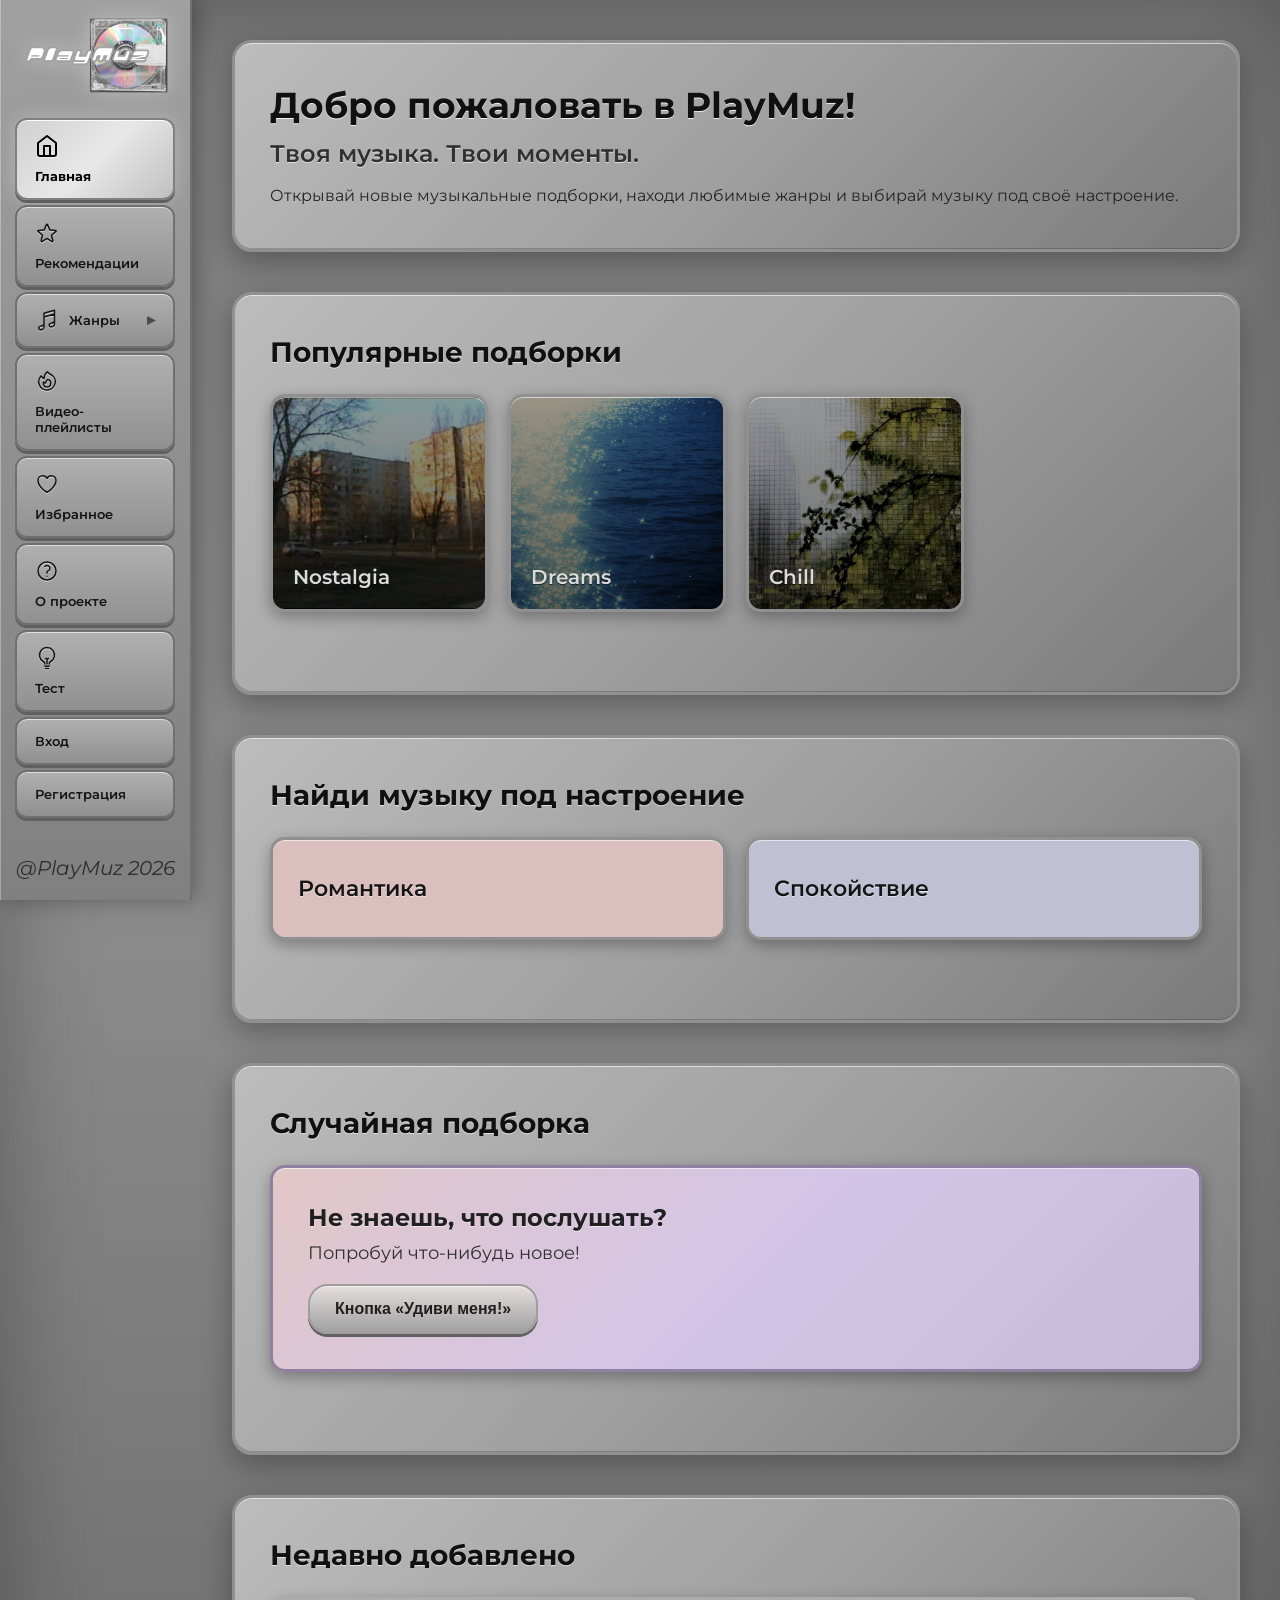
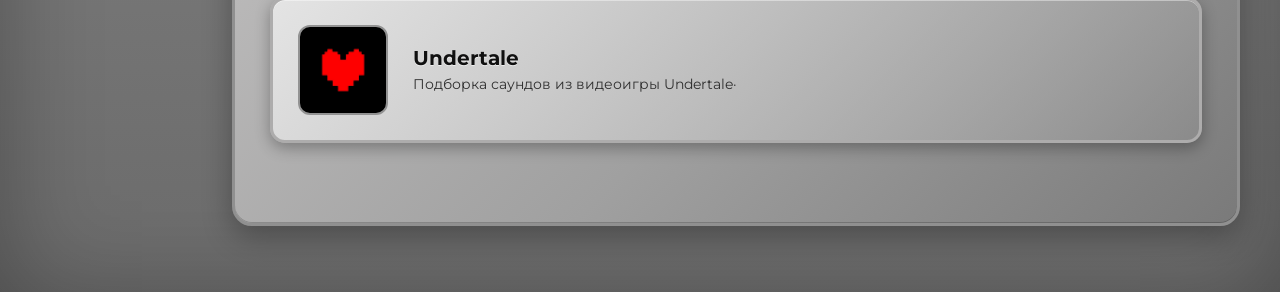
<file: index.html>
<!DOCTYPE html>
<html lang="ru">
<head>
    <meta charset="UTF-8">
    <meta name="viewport" content="width=device-width, initial-scale=1.0">
    <title>PlayMuz</title>
    <link rel="stylesheet" href="PLAYMUZ.css">
</head>
<body>
    <meta http-equiv="refresh" content="0; url=PLAYMUZ.html">
</body>
</html>
</file>
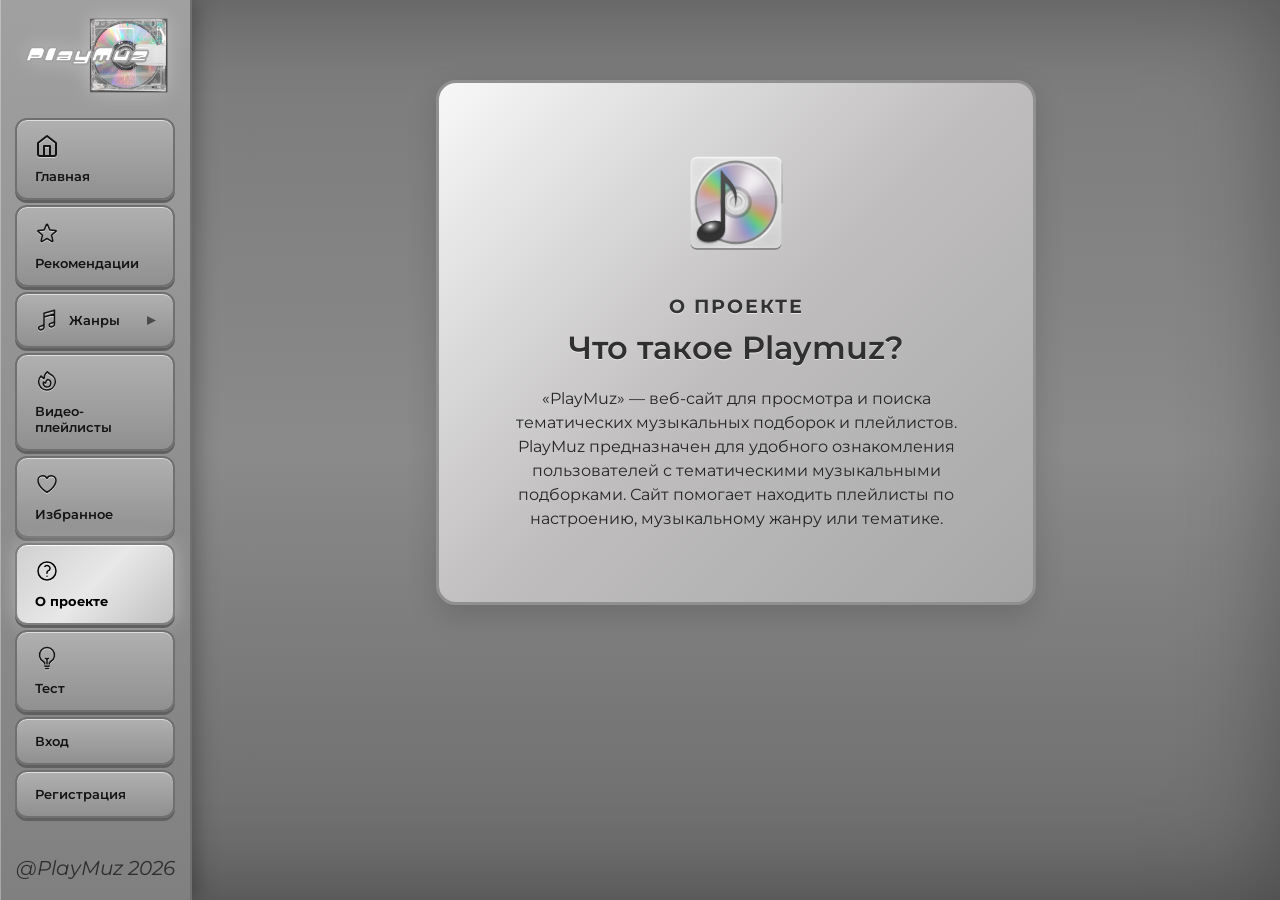
<file: ABOUT.html>
<!DOCTYPE html>
<html lang="ru">
<head>
    <meta charset="UTF-8">
     <meta name="viewport" content="width=device-width, initial-scale=1.0">
    <title>PlayMuz</title>
    <link rel="stylesheet" href="PLAYMUZ.css">
    <link rel="icon" type="image.png" href="icon.png">
    <link href="https://fonts.googleapis.com/css2?family=Montserrat:wght@400;500;600;700&display=swap" rel="stylesheet">
</head>
<body>
<style>
    .hero {
      background: linear-gradient(135deg, 
        #f8f8f8 0%, 
        #c0bebe 50%, 
        #a7a7a7 100%);
    aspect-ratio: 8 / 7;
    width: 100%;
    max-width: 600px;      
    margin: 40px auto;     
   
 
    
    border-radius: 20px;
    box-shadow: 0 10px 30px rgba(0, 0, 0, 0.15);
    color: #fff;


    display: flex;
    flex-direction: column;
    justify-content: center;
    align-items: center;
    text-align: center;
    padding: 30px;
    box-sizing: border-box;
}

.hero-title {
    font-size: 1.2rem;
    text-transform: uppercase;
    letter-spacing: 2px;
    opacity: 0.8;
    margin: 0 0 10px;
}

.hero-subtitle {
    font-size: 2rem;
    margin: 0 0 20px;
}

.hero-text {
    font-size: 1rem;
    line-height: 1.5;
    max-width: 90%;
    margin: 0;
}

@media (max-width: 600px) {
    .hero {
        max-width: 90%;
        border-radius: 15px;
        padding: 20px;
    }
    .hero-subtitle {
        font-size: 1.5rem;
    }
}
</style>
<div id="container">

   
    <button class="burger-btn" onclick="toggleMenu()">☰</button>

    <nav id="navig" class="sidebar">
        
        <div class="sidebar-header">
            <a href="PLAYMUZ.html">
                <img src="playmmuzlogo.png" alt="PlayMuz">
            </a>
        </div>

        <div class="sidebar-menu">
            <a href="PLAYMUZ.html" class="nav-link ">
                <svg class="nav-icon" viewBox="0 0 24 24" fill="none" stroke="currentColor" stroke-width="2" stroke-linecap="round" stroke-linejoin="round">
                    <path d="M3 9l9-7 9 7v11a2 2 0 0 1-2 2H5a2 2 0 0 1-2-2z"/>
                    <polyline points="9 22 9 12 15 12 15 22"/>
                </svg>
                <span>Главная</span>
            </a>
            <a href="RECOMMENDATIONS.html" class="nav-link">
                <svg class="nav-icon" fill="none" viewBox="0 0 24 24" stroke-width="1.5" stroke="currentColor" class="size-6">
                     <path stroke-linecap="round" stroke-linejoin="round" d="M11.48 3.499a.562.562 0 0 1 1.04 0l2.125 5.111a.563.563 0 0 0 .475.345l5.518.442c.499.04.701.663.321.988l-4.204 3.602a.563.563 0 0 0-.182.557l1.285 5.385a.562.562 0 0 1-.84.61l-4.725-2.885a.562.562 0 0 0-.586 0L6.982 20.54a.562.562 0 0 1-.84-.61l1.285-5.386a.562.562 0 0 0-.182-.557l-4.204-3.602a.562.562 0 0 1 .321-.988l5.518-.442a.563.563 0 0 0 .475-.345L11.48 3.5Z" />
                    </svg>
                <span>Рекомендации</span>
            </a>
           <div class="nav-dropdown-wrapper">
    <a href="GENRES.html" class="nav-link">
        <svg class="nav-icon" fill="none" viewBox="0 0 24 24" stroke-width="1.5" stroke="currentColor" class="size-6">
         <path stroke-linecap="round" stroke-linejoin="round" d="m9 9 10.5-3m0 6.553v3.75a2.25 2.25 0 0 1-1.632 2.163l-1.32.377a1.803 1.803 0 1 1-.99-3.467l2.31-.66a2.25 2.25 0 0 0 1.632-2.163Zm0 0V2.25L9 5.25v10.303m0 0v3.75a2.25 2.25 0 0 1-1.632 2.163l-1.32.377a1.803 1.803 0 1 1-.99-3.467l2.31-.66A2.25 2.25 0 0 0 9 15.553Z" />
        </svg>
        <span>Жанры</span>
    </a>
 <ul class="nav-submenu">
        <li><a href="MUSIC.html#metal">Метал</a></li>
        <li><a href="MUSIC.html#pop">Поп</a></li>
        <li><a href="MUSIC.html#alternative">Альтернативная</a></li>
        <li><a href="MUSIC.html#electronic">Электронная</a></li>
        <li><a href="MUSIC.html#rock">Рок</a></li>
        <li><a href="MUSIC.html#classical">Классика</a></li>
         <li><a href="MUSIC.html#indie">Инди</a></li>
    </ul>

</div>
            <a href="POPULAR.html" class="nav-link">
                <svg class="nav-icon" fill="none" viewBox="0 0 24 24" stroke-width="1.5" stroke="currentColor" class="size-6">
                <path stroke-linecap="round" stroke-linejoin="round" d="M15.362 5.214A8.252 8.252 0 0 1 12 21 8.25 8.25 0 0 1 6.038 7.047 8.287 8.287 0 0 0 9 9.601a8.983 8.983 0 0 1 3.361-6.867 8.21 8.21 0 0 0 3 2.48Z" />
                <path stroke-linecap="round" stroke-linejoin="round" d="M12 18a3.75 3.75 0 0 0 .495-7.468 5.99 5.99 0 0 0-1.925 3.547 5.975 5.975 0 0 1-2.133-1.001A3.75 3.75 0 0 0 12 18Z" />
                </svg>
              <span>Видео-плейлисты</span>
                  </a>
            <a href="FAVORITE.html" class="nav-link ">
                <svg class="nav-icon" fill="none" viewBox="0 0 24 24" stroke-width="1.5" stroke="currentColor" class="size-6">
                    <path stroke-linecap="round" stroke-linejoin="round" d="M21 8.25c0-2.485-2.099-4.5-4.688-4.5-1.935 0-3.597 1.126-4.312 2.733-.715-1.607-2.377-2.733-4.313-2.733C5.1 3.75 3 5.765 3 8.25c0 7.22 9 12 9 12s9-4.78 9-12Z" />
                    </svg>
                <span>Избранное</span>
            </a>
            <a href="ABOUT.html" class="nav-link active">
                <svg class="nav-icon" fill="none" viewBox="0 0 24 24" stroke-width="1.5" stroke="currentColor" class="size-6">
                <path stroke-linecap="round" stroke-linejoin="round" d="M9.879 7.519c1.171-1.025 3.071-1.025 4.242 0 1.172 1.025 1.172 2.687 0 3.712-.203.179-.43.326-.67.442-.745.361-1.45.999-1.45 1.827v.75M21 12a9 9 0 1 1-18 0 9 9 0 0 1 18 0Zm-9 5.25h.008v.008H12v-.008Z" />
                  </svg>
                <span>О проекте</span>
            </a>
            <a href="TEST.html" class="nav-link">
                <svg class="nav-icon" fill="none" viewBox="0 0 24 24" stroke-width="1.5" stroke="currentColor" class="size-6">
  <path stroke-linecap="round" stroke-linejoin="round" d="M12 18v-5.25m0 0a6.01 6.01 0 0 0 1.5-.189m-1.5.189a6.01 6.01 0 0 1-1.5-.189m3.75 7.478a12.06 12.06 0 0 1-4.5 0m3.75 2.383a14.406 14.406 0 0 1-3 0M14.25 18v-.192c0-.983.658-1.823 1.508-2.316a7.5 7.5 0 1 0-7.517 0c.85.493 1.509 1.333 1.509 2.316V18" />
</svg>
                <span>Тест</span>
            </a>

             <a href="LOGIN.html" class="nav-link ">
                <span>Вход</span>
            </a>

             <a href="REGISTER.html" class="nav-link ">
                <span>Регистрация</span>
            </a>
            
        </div>
   <div style="text-align: center; font-style: italic; font-size: 20px; color: #000000a4;">@PlayMuz 2026</div> 
 </nav>    
    <div class="main-content">

        
        <div class="hero">
            <img src="bgg.png" style="width: 100px; height: 100px; margin-bottom: 40px;">
            <h1 class="hero-title">О проекте</h1>
            <h2 class="hero-subtitle"> Что такое Playmuz?</h2>
            <p class="hero-text" >
             «PlayMuz» — веб-сайт для просмотра и поиска тематических музыкальных подборок и плейлистов.<br>
             PlayMuz предназначен для удобного ознакомления пользователей с тематическими музыкальными подборками. 
             Сайт помогает находить плейлисты по настроению, музыкальному жанру или тематике.
            </p>
           
        </div>
    </div>

</div>

<script>
function toggleMenu() {
    document.getElementById('navig').classList.toggle('open');
}
</script>
</body>
</html>
</file>
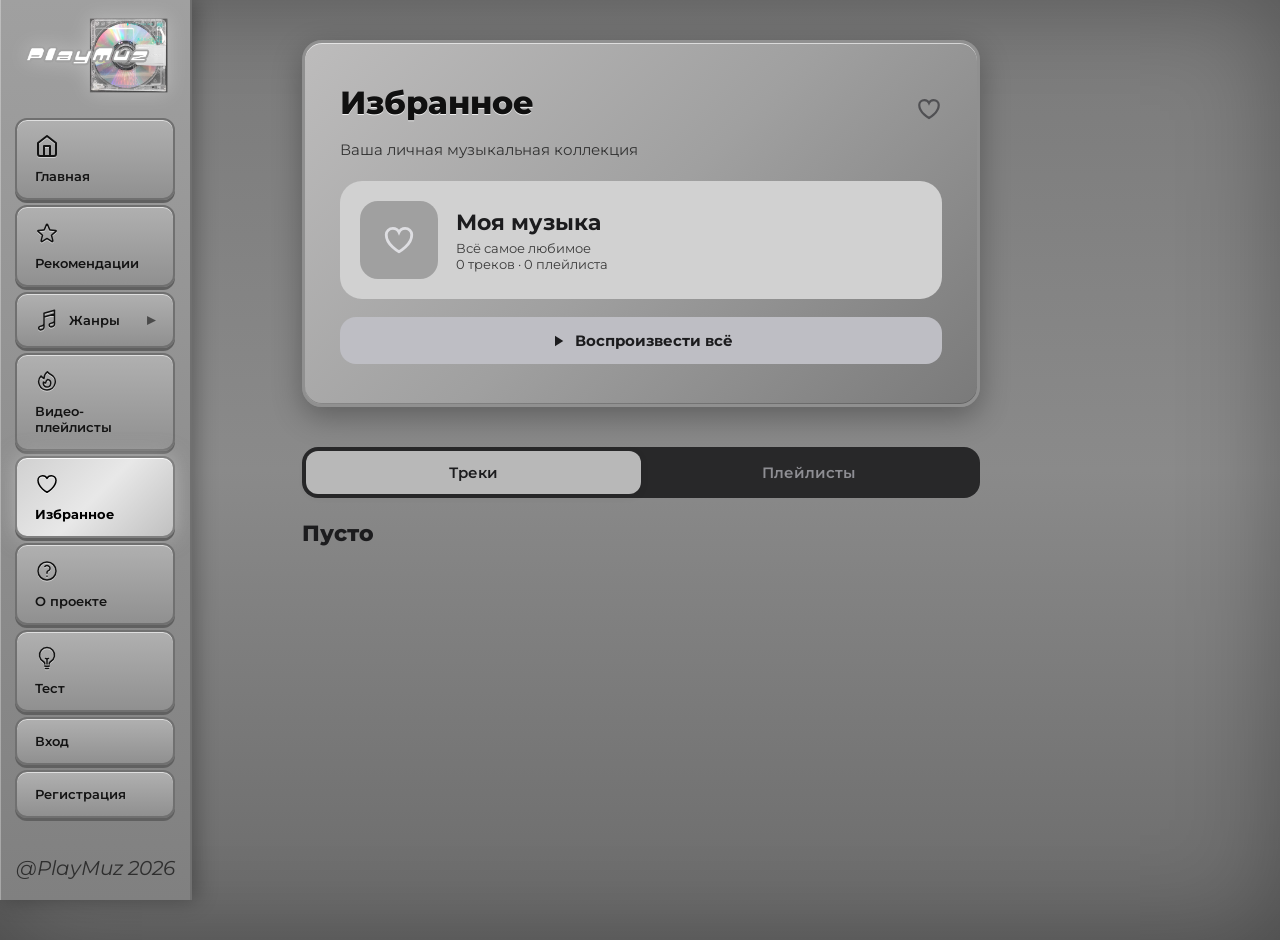
<file: FAVORITE.html>
<!DOCTYPE html>
<html lang="ru">
<head>
    <meta charset="UTF-8">
    <meta name="viewport" content="width=device-width, initial-scale=1.0">
    <title>Вход - PlayMuz</title>
    <link rel="stylesheet" href="PLAYMUZ.css">
    <link rel="icon" type="image/png" href="icon.png">
    <link href="https://fonts.googleapis.com/css2?family=Montserrat:wght@400;500;600;700&display=swap" rel="stylesheet">
</head>
<body>
    <style>
        .fav-page {
            margin-left: 30px;
            padding: 40px;
            width: calc(100% - 250px);
            min-height: 100vh;
            max-width: 1400px; 
            margin-right: auto;
            margin-top: -40px;

            
        }


.fav-hero {
    background: linear-gradient(135deg, #bdbcbc 0%, #a0a0a0 50%, #7a7a7a 100%);
    border-radius: clamp(15px, 2vw, 20px);
    padding: clamp(20px, 4vw, 40px) clamp(15px, 3vw, 35px);
    margin-bottom: clamp(20px, 4vw, 40px);
    border: 3px solid #909090;
    box-shadow: 
        0 10px 30px rgba(0, 0, 0, 0.3),
        inset 0 1px 0 rgba(255, 255, 255, 0.6),
        inset 0 -1px 0 rgba(0, 0, 0, 0.2);
}

.fav-page-title {
    font-size: clamp(24px, 4vw, 36px);
    font-weight: 700;
    margin-bottom: 12px;
    color: #101010;
    text-shadow: 0 1px 0 rgba(255, 255, 255, 0.8);
}

.fav-page-subtitle {
    font-size: clamp(18px, 3vw, 24px);
    font-weight: 600;
    color: #303030;
    margin-bottom: 15px;
    text-shadow: 0 1px 0 rgba(255, 255, 255, 0.6);
}

.hero-text {
    font-size: clamp(13px, 1.5vw, 16px);
    line-height: 1.6;
    color: #252525;
    max-width: 100%;
}


       
        .fav-hero-top {
            display: flex;
            align-items: center;
            justify-content: space-between;
            margin-bottom: 6px;
        }

        .fav-hero-top h1 {
            font-size: clamp(24px, 4vw, 32px); 
            font-weight: 800;
            margin-bottom: 12px;
             color: #101010;
            text-shadow: 0 1px 0 rgba(255, 255, 255, 0.8);
        }

        .fav-hero-top .heart-icon {
            width: 26px;
            height: 26px;
            color: #505053;
        }

        .fav-subtitle {
            color: #333333;
            font-size: clamp(13px, 2vw, 15px);
            margin: 0 0 22px;
        }

        .fav-collection {
            background: #d1d1d1;
            border-radius: 22px;
            padding: 20px;
            display: flex;
            gap: 18px;
            align-items: center;
            margin-bottom: 18px;
            flex-wrap: wrap; 
        }

        .fav-collection-thumb {
            width: 78px;
            height: 78px;
            border-radius: 18px;
            background: #a0a0a0;
            display: flex;
            align-items: center;
            justify-content: center;
            flex-shrink: 0;
        }

        .fav-collection-thumb svg {
            width: 34px;
            height: 34px;
            color: #dedee2;
        }

        .fav-collection-info {
            flex: 1;
            min-width: 200px;
        }

        .fav-collection-info h3 {
            margin: 0 0 4px;
            font-size: clamp(18px, 3vw, 22px);
            font-weight: 700;
            color: #1c1c1e;
        }

        .fav-collection-info p {
            margin: 0;
            font-size: 13px;
            color: #3a3a3a;
        }

        .fav-play-all {
            width: 100%;
            background: #bebec4;
            border: none;
            border-radius: 16px;
            padding: 14px;
            font-family: 'Montserrat', sans-serif;
            font-size: 15px;
            font-weight: 700;
            color: #1c1c1e;
            cursor: pointer;
            display: flex;
            align-items: center;
            justify-content: center;
            gap: 8px;
            transition: background 0.2s ease;
        }

        .fav-play-all:hover {
            background: #979799;
        }
       

        .fav-tabs {
            display: flex;
            background: #282829;
            border-radius: 16px;
            padding: 4px;
            margin: 24px 0 8px;
            max-width: 800px;
           
        }

        .fav-tab {
            flex: 1;
            border: none;
            background: transparent;
            padding: 12px;
            border-radius: 12px;
            font-family: 'Montserrat', sans-serif;
            font-size: 15px;
            font-weight: 600;
            color: #8e8e93;
            cursor: pointer;
            transition: all 0.25s ease;
        }

        .fav-tab.active {
            background: #b8b8b8;
            color: #1c1c1e;
            box-shadow: 0 2px 8px rgba(0, 0, 0, 0.08);
        }
        
        .fav-section-title {
            font-size: clamp(18px, 3vw, 22px);
            font-weight: 800;
            color: #1c1c1e;
            margin: 22px 0 14px;
        }

        .fav-list {
            display: flex;
            flex-direction: column;
            gap: 12px;
            width: 100%;
        }

        .fav-item {
            background: #a5a5a5;
            border-radius: 20px;
            padding: 14px 16px;
            display: flex;
            align-items: center;
            gap: 14px;
            box-shadow: 0 4px 16px rgba(0, 0, 0, 0.04);
            transition: transform 0.15s ease, box-shadow 0.15s ease;
            width: 100%;
        }

        .fav-item:hover {
            transform: translateY(-2px);
            box-shadow: 0 8px 22px rgba(0, 0, 0, 0.08);
        }

        .fav-item-thumb {
            width: 52px;
            height: 52px;
            border-radius: 14px;
            background: #cecece;
            display: flex;
            align-items: center;
            justify-content: center;
            flex-shrink: 0;
        }

        .fav-item-thumb svg {
            width: 24px;
            height: 24px;
            color: #929294;
        }

        .fav-item-info {
            flex: 1;
            min-width: 0;
        }

        .fav-item-info .title {
            font-size: 15px;
            font-weight: 600;
            color: #1c1c1e;
            white-space: nowrap;
            overflow: hidden;
            text-overflow: ellipsis;
        }

        .fav-item-info .artist {
            font-size: 13px;
            color: #353535;
            margin-top: 2px;
        }

        .fav-heart {
            background: none;
            border: none;
            cursor: pointer;
            padding: 6px;
            color: #383838;
            transition: transform 0.2s ease, color 0.2s ease;
            flex-shrink: 0;
        }

        .fav-heart svg {
            width: 22px;
            height: 22px;
        }

        .fav-heart.liked {
            color: #000000;
        }

        .fav-heart.liked svg path {
            fill: #000000;
        }

        .fav-heart:active {
            transform: scale(0.85);
        }
        
        .fav-playlists {
            display: none;
            grid-template-columns: repeat(auto-fill, minmax(200px, 1fr)); 
            gap: 14px;
            width: 100%;
        }

        .fav-playlists.show {
            display: grid;
        }

        .fav-pl-card {
            background: #c7c7c7;
            border-radius: 20px;
            padding: 18px;
            box-shadow: 0 4px 16px rgba(0, 0, 0, 0.04);
            cursor: pointer;
            transition: transform 0.15s ease;
        }

        .fav-pl-card:hover {
            transform: translateY(-2px);
        }

        .fav-pl-card .pl-icon {
            width: 56px;
            height: 56px;
            border-radius: 16px;
            margin-bottom: 12px;
            display: flex;
            align-items: center;
            justify-content: center;
            color: #b3b3b3;
            font-size: 24px;
        }

        .fav-pl-card h4 {
            margin: 0 0 4px;
            font-size: 16px;
            font-weight: 700;
            color: #1c1c1e;
        }

        .fav-pl-card p {
            margin: 0;
            font-size: 13px;
            color: #2e2e2e;
        }

        .fav-list.hide {
            display: none;
        }

        @media (max-width: 1024px) {
            .fav-page {
                padding: 30px 20px;
            }
            .fav-playlists {
                grid-template-columns: repeat(auto-fill, minmax(180px, 1fr));
            }
        }

        @media (max-width: 768px) {
            .fav-page {
                margin-left: 0;
                width: 100%;
                padding: 20px 16px;
            }
            .fav-collection {
                flex-direction: column;
                text-align: center;
            }
            .fav-playlists {
                grid-template-columns: 1fr 1fr;
            }
        }
        @media (max-width: 480px) {
            .fav-page {
                padding: 15px 12px;
            }
            .fav-hero {
                padding: 20px;
                border-radius: 20px;
            }
            .fav-item {
                padding: 12px;
            }
            .fav-playlists {
                grid-template-columns: 1fr;
            }
        }
    </style>

<div id="container">


    <button class="burger-btn" onclick="toggleMenu()">☰</button>

    <nav id="navig" class="sidebar">
        <div class="sidebar-header">
            <a href="PLAYMUZ.html">
                <img src="playmmuzlogo.png" alt="PlayMuz">
            </a>
        </div>

        <div class="sidebar-menu">
            <a href="PLAYMUZ.html" class="nav-link">
                <svg class="nav-icon" viewBox="0 0 24 24" fill="none" stroke="currentColor" stroke-width="2" stroke-linecap="round" stroke-linejoin="round">
                    <path d="M3 9l9-7 9 7v11a2 2 0 0 1-2 2H5a2 2 0 0 1-2-2z"/>
                    <polyline points="9 22 9 12 15 12 15 22"/>
                </svg>
                <span>Главная</span>
            </a>
            <a href="RECOMMENDATIONS.html" class="nav-link">
                <svg class="nav-icon" fill="none" viewBox="0 0 24 24" stroke-width="1.5" stroke="currentColor">
                     <path stroke-linecap="round" stroke-linejoin="round" d="M11.48 3.499a.562.562 0 0 1 1.04 0l2.125 5.111a.563.563 0 0 0 .475.345l5.518.442c.499.04.701.663.321.988l-4.204 3.602a.563.563 0 0 0-.182.557l1.285 5.385a.562.562 0 0 1-.84.61l-4.725-2.885a.562.562 0 0 0-.586 0L6.982 20.54a.562.562 0 0 1-.84-.61l1.285-5.386a.562.562 0 0 0-.182-.557l-4.204-3.602a.562.562 0 0 1 .321-.988l5.518-.442a.563.563 0 0 0 .475-.345L11.48 3.5Z" />
                </svg>
                <span>Рекомендации</span>
            </a>
            <div class="nav-dropdown-wrapper">
    <a href="GENRES.html" class="nav-link">
        <svg class="nav-icon" fill="none" viewBox="0 0 24 24" stroke-width="1.5" stroke="currentColor" class="size-6">
         <path stroke-linecap="round" stroke-linejoin="round" d="m9 9 10.5-3m0 6.553v3.75a2.25 2.25 0 0 1-1.632 2.163l-1.32.377a1.803 1.803 0 1 1-.99-3.467l2.31-.66a2.25 2.25 0 0 0 1.632-2.163Zm0 0V2.25L9 5.25v10.303m0 0v3.75a2.25 2.25 0 0 1-1.632 2.163l-1.32.377a1.803 1.803 0 1 1-.99-3.467l2.31-.66A2.25 2.25 0 0 0 9 15.553Z" />
        </svg>
        <span>Жанры</span>
    </a>
 <ul class="nav-submenu">
        <li><a href="MUSIC.html#metal">Метал</a></li>
        <li><a href="MUSIC.html#pop">Поп</a></li>
        <li><a href="MUSIC.html#alternative">Альтернативная</a></li>
        <li><a href="MUSIC.html#electronic">Электронная</a></li>
        <li><a href="MUSIC.html#rock">Рок</a></li>
        <li><a href="MUSIC.html#classical">Классика</a></li>
         <li><a href="MUSIC.html#indie">Инди</a></li>
    </ul>

</div>
            <a href="POPULAR.html" class="nav-link">
                <svg class="nav-icon" fill="none" viewBox="0 0 24 24" stroke-width="1.5" stroke="currentColor">
                <path stroke-linecap="round" stroke-linejoin="round" d="M15.362 5.214A8.252 8.252 0 0 1 12 21 8.25 8.25 0 0 1 6.038 7.047 8.287 8.287 0 0 0 9 9.601a8.983 8.983 0 0 1 3.361-6.867 8.21 8.21 0 0 0 3 2.48Z" />
                <path stroke-linecap="round" stroke-linejoin="round" d="M12 18a3.75 3.75 0 0 0 .495-7.468 5.99 5.99 0 0 0-1.925 3.547 5.975 5.975 0 0 1-2.133-1.001A3.75 3.75 0 0 0 12 18Z" />
                </svg>
              <span>Видео-плейлисты</span>
            </a>
            <a href="FAVORITE.html" class="nav-link active">
                <svg class="nav-icon" fill="none" viewBox="0 0 24 24" stroke-width="1.5" stroke="currentColor">
                    <path stroke-linecap="round" stroke-linejoin="round" d="M21 8.25c0-2.485-2.099-4.5-4.688-4.5-1.935 0-3.597 1.126-4.312 2.733-.715-1.607-2.377-2.733-4.313-2.733C5.1 3.75 3 5.765 3 8.25c0 7.22 9 12 9 12s9-4.78 9-12Z" />
                </svg>
                <span>Избранное</span>
            </a>
            <a href="ABOUT.html" class="nav-link">
                <svg class="nav-icon" fill="none" viewBox="0 0 24 24" stroke-width="1.5" stroke="currentColor">
                <path stroke-linecap="round" stroke-linejoin="round" d="M9.879 7.519c1.171-1.025 3.071-1.025 4.242 0 1.172 1.025 1.172 2.687 0 3.712-.203.179-.43.326-.67.442-.745.361-1.45.999-1.45 1.827v.75M21 12a9 9 0 1 1-18 0 9 9 0 0 1 18 0Zm-9 5.25h.008v.008H12v-.008Z" />
                </svg>
                <span>О проекте</span>
            </a>
            <a href="TEST.html" class="nav-link">
                <svg class="nav-icon" fill="none" viewBox="0 0 24 24" stroke-width="1.5" stroke="currentColor" class="size-6">
  <path stroke-linecap="round" stroke-linejoin="round" d="M12 18v-5.25m0 0a6.01 6.01 0 0 0 1.5-.189m-1.5.189a6.01 6.01 0 0 1-1.5-.189m3.75 7.478a12.06 12.06 0 0 1-4.5 0m3.75 2.383a14.406 14.406 0 0 1-3 0M14.25 18v-.192c0-.983.658-1.823 1.508-2.316a7.5 7.5 0 1 0-7.517 0c.85.493 1.509 1.333 1.509 2.316V18" />
</svg>
                <span>Тест</span>
            </a>
            <a href="LOGIN.html" class="nav-link ">
                <span>Вход</span>
            </a>
            <a href="REGISTER.html" class="nav-link">
                <span>Регистрация</span>
            </a>
        </div>
  <div style="text-align: center; font-style: italic; font-size: 20px; color: #000000a4;">@PlayMuz 2026</div> 
  </nav>  
    
    <div class="main-content">

    <div class="fav-page">

        <div class="fav-hero">
            <div class="fav-hero-top">
                <h1>Избранное</h1>
                <svg class="heart-icon" viewBox="0 0 24 24" fill="none" stroke="currentColor" stroke-width="2">
                    <path d="M21 8.25c0-2.485-2.099-4.5-4.688-4.5-1.935 0-3.597 1.126-4.312 2.733-.715-1.607-2.377-2.733-4.313-2.733C5.1 3.75 3 5.765 3 8.25c0 7.22 9 12 9 12s9-4.78 9-12Z"/>
                </svg>
            </div>
            <p class="fav-subtitle">Ваша личная музыкальная коллекция</p>

            <div class="fav-collection">
                <div class="fav-collection-thumb">
                    <svg viewBox="0 0 24 24" fill="none" stroke="currentColor" stroke-width="2">
                        <path d="M21 8.25c0-2.485-2.099-4.5-4.688-4.5-1.935 0-3.597 1.126-4.312 2.733-.715-1.607-2.377-2.733-4.313-2.733C5.1 3.75 3 5.765 3 8.25c0 7.22 9 12 9 12s9-4.78 9-12Z"/>
                    </svg>
                </div>
                <div class="fav-collection-info">
                    <h3>Моя музыка</h3>
                    <p>Всё самое любимое</p>
                    <p>0 треков · 0 плейлиста</p>
                </div>
            </div>

            <button class="fav-play-all" onclick="playAll()">
                <svg width="18" height="18" viewBox="0 0 24 24" fill="currentColor"><path d="M8 5v14l11-7z"/></svg>
                Воспроизвести всё
            </button>
        </div>

        <div class="fav-tabs">
            <button class="fav-tab active" data-tab="tracks">Треки</button>
            <button class="fav-tab" data-tab="playlists">Плейлисты</button>
        </div>

        <h2 class="fav-section-title">Пусто</h2>
        <div class="fav-list" id="favTracks">


        <div class="fav-playlists" id="favPlaylists">
            <div class="fav-pl-card">
                <div class="pl-icon" style="background:#929191;"></div>
                <h4>Metal</h4>
                <p>4 трека</p>
            </div>
            <div class="fav-pl-card">
                <div class="pl-icon" style="background:#99999e;"></div>
                <h4>Pop</h4>
                <p>3 трека</p>
            </div>
            <div class="fav-pl-card">
                <div class="pl-icon" style="background:#a6a6aa;"></div>
                <h4>Electronic</h4>
                <p>3 трека</p>
            </div>
            <div class="fav-pl-card">
                <div class="pl-icon" style="background:#969699;"></div>
                <h4>Lo-fi</h4>
                <p>2 трека</p>
            </div>
        </div>

    </div> 
<script>
    function toggleMenu() {
        document.getElementById('navig').classList.toggle('open');
    }

    document.querySelectorAll('.fav-tab').forEach(tab => {
        tab.addEventListener('click', () => {
            document.querySelectorAll('.fav-tab').forEach(t => t.classList.remove('active'));
            tab.classList.add('active');
            const target = tab.dataset.tab;
            document.getElementById('favTracks').classList.toggle('hide', target !== 'tracks');
            document.getElementById('favPlaylists').classList.toggle('show', target === 'playlists');
        });
    });

    function toggleHeart(btn) {
        btn.classList.toggle('liked');
    }

    function playAll() {
        window.location.href = 'MUSIC.html#all';
    }
</script>

</body>
</html>
</file>
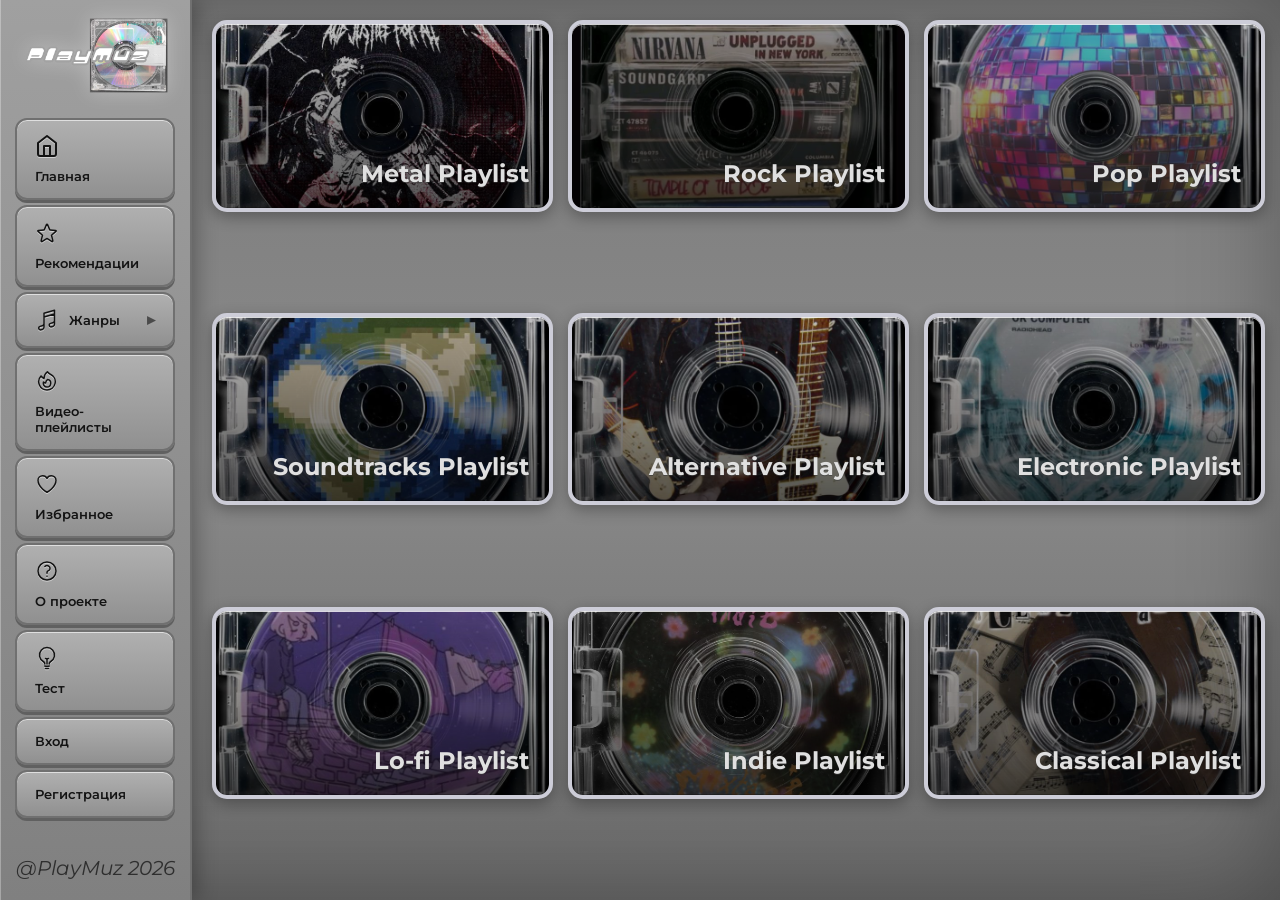
<file: GENRES.html>
<!DOCTYPE html>
<html lang="ru">
<head>
    <meta charset="UTF-8">
     <meta name="viewport" content="width=device-width, initial-scale=1.0">
    <title>PlayMuz - Жанры</title>
    <link rel="stylesheet" href="PLAYMUZ.css">
    <link rel="icon" type="image/png" href="icon.png">
    <link href="https://fonts.googleapis.com/css2?family=Montserrat:wght@400;500;600;700&display=swap" rel="stylesheet">
</head>
<body>
    <style>
        
@media (max-width: 900px) {
    .burger-btn {
        display: block;
    }

    .sidebar {
        position: fixed;
        left: -300px;
        top: 0;
        z-index: 99;
        transition: left 0.3s ease;
        width: 250px;
    }

    .sidebar.open {
        left: 0;
    }

    .main-content {
        padding: clamp(15px, 3vw, 25px);
    }

    .popular-grid {
        grid-template-columns: repeat(auto-fill, minmax(150px, 1fr));
    }
    
    .cards-container {
        grid-template-columns: repeat(auto-fill, minmax(180px, 1fr));
        gap: 15px;
    }
}

@media (max-width: 720px) {
   
    .cards-container {
        grid-template-columns: repeat(2, 1fr);
        gap: 12px;
        padding: 12px;
    }
    
    .cartochki-card {
        aspect-ratio: 4 / 3;
        min-height: 100px;
    }
    
    .cartochki-card h4 {
        font-size: clamp(21px, 5.5vw, 36px);
        margin: 8px;
    }
}

@media (max-width: 600px) {
    .popular-grid,
    .mood-grid {
        grid-template-columns: 1fr;
    }

    .video-grid {
        grid-template-columns: repeat(auto-fill, minmax(160px, 1fr));
    }
    
    .cards-container {
        grid-template-columns: 1fr;
        gap: 10px;
    }
    
    .cartochki-card {
        aspect-ratio: 16 / 9;
        min-height: 120px;
    }
}

@media (max-width: 400px) {

    .cards-container {
        grid-template-columns: 1fr;
        padding: 10px;
    }
    
    .cartochki-card {
        min-height: 100px;
    }
}</style>
<div id="container">

    <button class="burger-btn" onclick="toggleMenu()">☰</button>

    <nav id="navig" class="sidebar">
        <div class="sidebar-header">
            <a href="PLAYMUZ.html">
                <img src="playmmuzlogo.png" alt="PlayMuz">
            </a>
        </div>

        <div class="sidebar-menu">
            <a href="PLAYMUZ.html" class="nav-link">
                <svg class="nav-icon" viewBox="0 0 24 24" fill="none" stroke="currentColor" stroke-width="2" stroke-linecap="round" stroke-linejoin="round">
                    <path d="M3 9l9-7 9 7v11a2 2 0 0 1-2 2H5a2 2 0 0 1-2-2z"/>
                    <polyline points="9 22 9 12 15 12 15 22"/>
                </svg>
                <span>Главная</span>
            </a>
            <a href="RECOMMENDATIONS.html" class="nav-link">
                <svg class="nav-icon" fill="none" viewBox="0 0 24 24" stroke-width="1.5" stroke="currentColor" class="size-6">
                     <path stroke-linecap="round" stroke-linejoin="round" d="M11.48 3.499a.562.562 0 0 1 1.04 0l2.125 5.111a.563.563 0 0 0 .475.345l5.518.442c.499.04.701.663.321.988l-4.204 3.602a.563.563 0 0 0-.182.557l1.285 5.385a.562.562 0 0 1-.84.61l-4.725-2.885a.562.562 0 0 0-.586 0L6.982 20.54a.562.562 0 0 1-.84-.61l1.285-5.386a.562.562 0 0 0-.182-.557l-4.204-3.602a.562.562 0 0 1 .321-.988l5.518-.442a.563.563 0 0 0 .475-.345L11.48 3.5Z" />
                    </svg>
                <span>Рекомендации</span>
            </a>
          <div class="nav-dropdown-wrapper">
    <a href="GENRES.html" class="nav-link">
        <svg class="nav-icon" fill="none" viewBox="0 0 24 24" stroke-width="1.5" stroke="currentColor" class="size-6">
         <path stroke-linecap="round" stroke-linejoin="round" d="m9 9 10.5-3m0 6.553v3.75a2.25 2.25 0 0 1-1.632 2.163l-1.32.377a1.803 1.803 0 1 1-.99-3.467l2.31-.66a2.25 2.25 0 0 0 1.632-2.163Zm0 0V2.25L9 5.25v10.303m0 0v3.75a2.25 2.25 0 0 1-1.632 2.163l-1.32.377a1.803 1.803 0 1 1-.99-3.467l2.31-.66A2.25 2.25 0 0 0 9 15.553Z" />
        </svg>
        <span>Жанры</span>
    </a>

    <ul class="nav-submenu">
        <li><a href="MUSIC.html#metal">Метал</a></li>
        <li><a href="MUSIC.html#pop">Поп</a></li>
        <li><a href="MUSIC.html#alternative">Альтернативная</a></li>
        <li><a href="MUSIC.html#electronic">Электронная</a></li>
        <li><a href="MUSIC.html#rock">Рок</a></li>
        <li><a href="MUSIC.html#classical">Классика</a></li>
         <li><a href="MUSIC.html#indie">Инди</a></li>
    </ul>

</div>
            <a href="POPULAR.html" class="nav-link">
                <svg class="nav-icon" fill="none" viewBox="0 0 24 24" stroke-width="1.5" stroke="currentColor" class="size-6">
                <path stroke-linecap="round" stroke-linejoin="round" d="M15.362 5.214A8.252 8.252 0 0 1 12 21 8.25 8.25 0 0 1 6.038 7.047 8.287 8.287 0 0 0 9 9.601a8.983 8.983 0 0 1 3.361-6.867 8.21 8.21 0 0 0 3 2.48Z" />
                <path stroke-linecap="round" stroke-linejoin="round" d="M12 18a3.75 3.75 0 0 0 .495-7.468 5.99 5.99 0 0 0-1.925 3.547 5.975 5.975 0 0 1-2.133-1.001A3.75 3.75 0 0 0 12 18Z" />
                </svg>
             <span>Видео-плейлисты</span>
            </a>
            <a href="FAVORITE.html" class="nav-link">
                <svg class="nav-icon" fill="none" viewBox="0 0 24 24" stroke-width="1.5" stroke="currentColor" class="size-6">
                    <path stroke-linecap="round" stroke-linejoin="round" d="M21 8.25c0-2.485-2.099-4.5-4.688-4.5-1.935 0-3.597 1.126-4.312 2.733-.715-1.607-2.377-2.733-4.313-2.733C5.1 3.75 3 5.765 3 8.25c0 7.22 9 12 9 12s9-4.78 9-12Z" />
                </svg>
                <span>Избранное</span>
            </a>
            <a href="ABOUT.html" class="nav-link">
                <svg class="nav-icon" fill="none" viewBox="0 0 24 24" stroke-width="1.5" stroke="currentColor" class="size-6">
                <path stroke-linecap="round" stroke-linejoin="round" d="M9.879 7.519c1.171-1.025 3.071-1.025 4.242 0 1.172 1.025 1.172 2.687 0 3.712-.203.179-.43.326-.67.442-.745.361-1.45.999-1.45 1.827v.75M21 12a9 9 0 1 1-18 0 9 9 0 0 1 18 0Zm-9 5.25h.008v.008H12v-.008Z" />
                </svg>
                <span>О проекте</span>
            </a>
            <a href="TEST.html" class="nav-link">
                <svg class="nav-icon" fill="none" viewBox="0 0 24 24" stroke-width="1.5" stroke="currentColor" class="size-6">
  <path stroke-linecap="round" stroke-linejoin="round" d="M12 18v-5.25m0 0a6.01 6.01 0 0 0 1.5-.189m-1.5.189a6.01 6.01 0 0 1-1.5-.189m3.75 7.478a12.06 12.06 0 0 1-4.5 0m3.75 2.383a14.406 14.406 0 0 1-3 0M14.25 18v-.192c0-.983.658-1.823 1.508-2.316a7.5 7.5 0 1 0-7.517 0c.85.493 1.509 1.333 1.509 2.316V18" />
</svg>
                <span>Тест</span>
            </a>
            <a href="LOGIN.html" class="nav-link">
                <span>Вход</span>
            </a>
            <a href="REGISTER.html" class="nav-link">
                <span>Регистрация</span>
            </a>
        </div>
   <div style="text-align: center; font-style: italic; font-size: 20px; color: #000000a4;">@PlayMuz 2026</div> 
 </nav>    

    <div class="cards-container">
    
        
        <div class="cartochki-card" style="background-image: linear-gradient(rgba(0, 0, 0, 0.24), rgba(0, 0, 0, 0.671)), url('disks/cd disk (3).jpg'); background-size: cover; background-position: center; border: 4px solid #cdcdd8;">
            <a href="MUSIC.html#metal" style="text-decoration: none;">
                <div class="cartochki-body">
                    <h4>Metal Playlist</h4>
                </div>
            </a>
        </div>
        
        <div class="cartochki-card" style="background-image: linear-gradient(rgba(0, 0, 0, 0.24), rgba(0, 0, 0, 0.671)), url('disks/cd disk (4).jpg'); background-size: cover; background-position: center; border: 4px solid #cdcdd8;">
            <a href="MUSIC.html#rock" style="text-decoration: none;">
                <div class="cartochki-body">
                    <h4>Rock Playlist</h4>
                </div>
            </a> 
        </div>

        <div class="cartochki-card" style="background-image: linear-gradient(rgba(0, 0, 0, 0.24), rgba(0, 0, 0, 0.671)), url('disks/cd disk (1).jpg'); background-size: cover; background-position: center; border: 4px solid #cdcdd8;">
            <a href="MUSIC.html#pop" style="text-decoration: none;">
                <div class="cartochki-body">
                    <h4>Pop Playlist</h4>
                </div>
            </a>
        </div>

        <div class="cartochki-card" style="background-image: linear-gradient(rgba(0, 0, 0, 0.24), rgba(0, 0, 0, 0.671)), url('disks/cd disk (13).jpg'); background-size: cover; background-position: center; border: 4px solid #cdcdd8;">
            <a href="MUSIC.html#soundtracks" style="text-decoration: none;">
                <div class="cartochki-body">
                    <h4>Soundtracks Playlist</h4>
                </div>
            </a>
        </div>

        <div class="cartochki-card" style="background-image: linear-gradient(rgba(0, 0, 0, 0.24), rgba(0, 0, 0, 0.671)), url('disks/cd disk (8).jpg'); background-size: cover; background-position: center; border: 4px solid #cdcdd8;">
            <a href="MUSIC.html#alternative" style="text-decoration: none;">
                <div class="cartochki-body">
                    <h4>Alternative Playlist</h4>
                </div>
            </a>
        </div>

        <div class="cartochki-card" style="background-image: linear-gradient(rgba(0, 0, 0, 0.24), rgba(0, 0, 0, 0.671)), url('disks/cd disk (7).jpg'); background-size: cover; background-position: center; border: 4px solid #cdcdd8;">
            <a href="MUSIC.html#electronic" style="text-decoration: none;">
                <div class="cartochki-body">
                    <h4>Electronic Playlist</h4>
                </div>
            </a>
        </div>

        <div class="cartochki-card" style="background-image: linear-gradient(rgba(0, 0, 0, 0.24), rgba(0, 0, 0, 0.671)), url('disks/cd disk (12).jpg'); background-size: cover; background-position: center; border: 4px solid #cdcdd8;">
            <a href="MUSIC.html#lofi" style="text-decoration: none;">
                <div class="cartochki-body">
                    <h4>Lo-fi Playlist</h4>
                </div>
            </a>
        </div>

        <div class="cartochki-card" style="background-image: linear-gradient(rgba(0, 0, 0, 0.24), rgba(0, 0, 0, 0.671)), url('disks/cd disks2 (2).jpg'); background-size: cover; background-position: center; border: 4px solid #cdcdd8;">
            <a href="MUSIC.html#indie" style="text-decoration: none;">
                <div class="cartochki-body">
                    <h4>Indie Playlist</h4>
                </div>
            </a>
        </div>

        <div class="cartochki-card" style="background-image: linear-gradient(rgba(0, 0, 0, 0.24), rgba(0, 0, 0, 0.671)), url('disks/cd disks1 (1).jpg'); background-size: cover; background-position: center; border: 4px solid #cdcdd8;">
            <a href="MUSIC.html#classical" style="text-decoration: none;">
                <div class="cartochki-body">
                    <h4>Classical Playlist</h4>
                </div>
            </a>
        </div>

    </div>
</div>    

<script>
function toggleMenu() {
    document.getElementById('navig').classList.toggle('open');
}
</script>
</body>
</html>
</file>
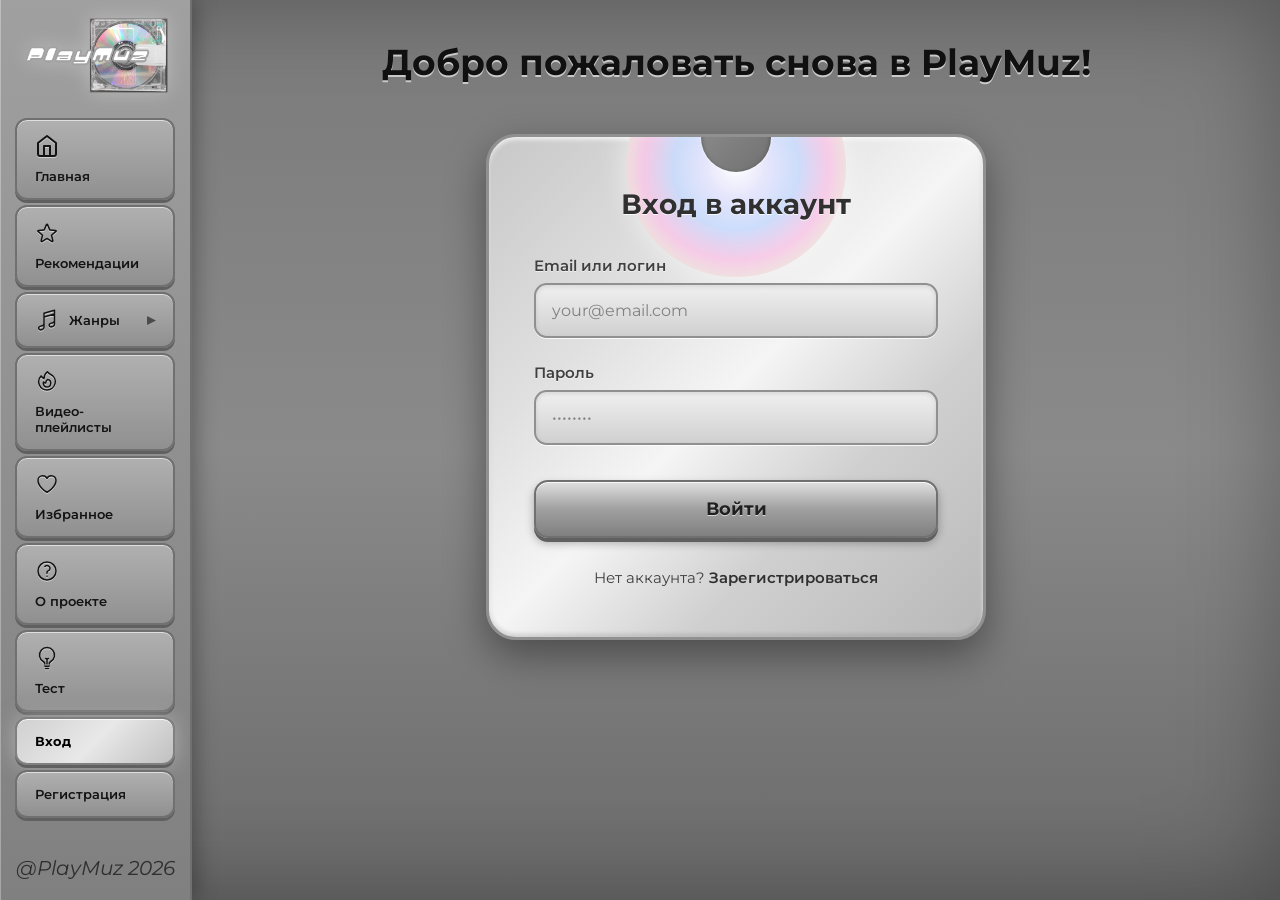
<file: LOGIN.html>
<!DOCTYPE html>
<html lang="ru">
<head>
    <meta charset="UTF-8">
    <meta name="viewport" content="width=device-width, initial-scale=1.0">
    <title>Вход - PlayMuz</title>
    <link rel="stylesheet" href="PLAYMUZ.css">
    <link rel="icon" type="image/png" href="icon.png">
    <link href="https://fonts.googleapis.com/css2?family=Montserrat:wght@400;500;600;700&display=swap" rel="stylesheet">
    
    
</head>
<body>

<div id="container">

    <button class="burger-btn" onclick="toggleMenu()">☰</button>

    <nav id="navig" class="sidebar">
        <div class="sidebar-header">
            <a href="PLAYMUZ.html">
                <img src="playmmuzlogo.png" alt="PlayMuz">
            </a>
        </div>

        <div class="sidebar-menu">
            <a href="PLAYMUZ.html" class="nav-link">
                <svg class="nav-icon" viewBox="0 0 24 24" fill="none" stroke="currentColor" stroke-width="2" stroke-linecap="round" stroke-linejoin="round">
                    <path d="M3 9l9-7 9 7v11a2 2 0 0 1-2 2H5a2 2 0 0 1-2-2z"/>
                    <polyline points="9 22 9 12 15 12 15 22"/>
                </svg>
                <span>Главная</span>
            </a>
           <a href="RECOMMENDATIONS.html" class="nav-link">
                <svg class="nav-icon" fill="none" viewBox="0 0 24 24" stroke-width="1.5" stroke="currentColor" class="size-6">
                     <path stroke-linecap="round" stroke-linejoin="round" d="M11.48 3.499a.562.562 0 0 1 1.04 0l2.125 5.111a.563.563 0 0 0 .475.345l5.518.442c.499.04.701.663.321.988l-4.204 3.602a.563.563 0 0 0-.182.557l1.285 5.385a.562.562 0 0 1-.84.61l-4.725-2.885a.562.562 0 0 0-.586 0L6.982 20.54a.562.562 0 0 1-.84-.61l1.285-5.386a.562.562 0 0 0-.182-.557l-4.204-3.602a.562.562 0 0 1 .321-.988l5.518-.442a.563.563 0 0 0 .475-.345L11.48 3.5Z" />
                    </svg>

                <span>Рекомендации</span>
            </a>
        <div class="nav-dropdown-wrapper">
    <a href="GENRES.html" class="nav-link">
        <svg class="nav-icon" fill="none" viewBox="0 0 24 24" stroke-width="1.5" stroke="currentColor" class="size-6">
         <path stroke-linecap="round" stroke-linejoin="round" d="m9 9 10.5-3m0 6.553v3.75a2.25 2.25 0 0 1-1.632 2.163l-1.32.377a1.803 1.803 0 1 1-.99-3.467l2.31-.66a2.25 2.25 0 0 0 1.632-2.163Zm0 0V2.25L9 5.25v10.303m0 0v3.75a2.25 2.25 0 0 1-1.632 2.163l-1.32.377a1.803 1.803 0 1 1-.99-3.467l2.31-.66A2.25 2.25 0 0 0 9 15.553Z" />
        </svg>
        <span>Жанры</span>
    </a>

    <ul class="nav-submenu">
        <li><a href="MUSIC.html#metal">Метал</a></li>
        <li><a href="MUSIC.html#pop">Поп</a></li>
        <li><a href="MUSIC.html#alternative">Альтернативная</a></li>
        <li><a href="MUSIC.html#electronic">Электронная</a></li>
        <li><a href="MUSIC.html#rock">Рок</a></li>
        <li><a href="MUSIC.html#classical">Классика</a></li>
         <li><a href="MUSIC.html#indie">Инди</a></li>
    </ul>

</div>
            <a href="POPULAR.html" class="nav-link">
                <svg class="nav-icon" fill="none" viewBox="0 0 24 24" stroke-width="1.5" stroke="currentColor">
                <path stroke-linecap="round" stroke-linejoin="round" d="M15.362 5.214A8.252 8.252 0 0 1 12 21 8.25 8.25 0 0 1 6.038 7.047 8.287 8.287 0 0 0 9 9.601a8.983 8.983 0 0 1 3.361-6.867 8.21 8.21 0 0 0 3 2.48Z" />
                <path stroke-linecap="round" stroke-linejoin="round" d="M12 18a3.75 3.75 0 0 0 .495-7.468 5.99 5.99 0 0 0-1.925 3.547 5.975 5.975 0 0 1-2.133-1.001A3.75 3.75 0 0 0 12 18Z" />
                </svg>
               <span>Видео-плейлисты</span>
            </a>
            <a href="FAVORITE.html" class="nav-link ">
                <svg class="nav-icon" fill="none" viewBox="0 0 24 24" stroke-width="1.5" stroke="currentColor">
                    <path stroke-linecap="round" stroke-linejoin="round" d="M21 8.25c0-2.485-2.099-4.5-4.688-4.5-1.935 0-3.597 1.126-4.312 2.733-.715-1.607-2.377-2.733-4.313-2.733C5.1 3.75 3 5.765 3 8.25c0 7.22 9 12 9 12s9-4.78 9-12Z" />
                </svg>
                <span>Избранное</span>
            </a>
            <a href="ABOUT.html" class="nav-link">
                <svg class="nav-icon" fill="none" viewBox="0 0 24 24" stroke-width="1.5" stroke="currentColor">
                <path stroke-linecap="round" stroke-linejoin="round" d="M9.879 7.519c1.171-1.025 3.071-1.025 4.242 0 1.172 1.025 1.172 2.687 0 3.712-.203.179-.43.326-.67.442-.745.361-1.45.999-1.45 1.827v.75M21 12a9 9 0 1 1-18 0 9 9 0 0 1 18 0Zm-9 5.25h.008v.008H12v-.008Z" />
                </svg>
                <span>О проекте</span>
            </a>
            <a href="TEST.html" class="nav-link">
                <svg class="nav-icon" fill="none" viewBox="0 0 24 24" stroke-width="1.5" stroke="currentColor" class="size-6">
  <path stroke-linecap="round" stroke-linejoin="round" d="M12 18v-5.25m0 0a6.01 6.01 0 0 0 1.5-.189m-1.5.189a6.01 6.01 0 0 1-1.5-.189m3.75 7.478a12.06 12.06 0 0 1-4.5 0m3.75 2.383a14.406 14.406 0 0 1-3 0M14.25 18v-.192c0-.983.658-1.823 1.508-2.316a7.5 7.5 0 1 0-7.517 0c.85.493 1.509 1.333 1.509 2.316V18" />
</svg>
                <span>Тест</span>
            </a>
            <a href="LOGIN.html" class="nav-link active">
                <span>Вход</span>
            </a>
            <a href="REGISTER.html" class="nav-link">
                <span>Регистрация</span>
            </a>
        </div>
  <div style="text-align: center; font-style: italic; font-size: 20px; color: #000000a4;">@PlayMuz 2026</div> 
  </nav>    

    <main class="main-content">
        <h1 class="page-title" style="text-align: center; margin-bottom: 10px;">Добро пожаловать снова в PlayMuz!</h1>
        <p style="text-align: center; color: #ccc; margin-bottom: 30px;"> </p>
        
        <div class="auth-card">
            <h2>Вход в аккаунт</h2>
            <form action="#" method="POST">
                <label for="login">Email или логин</label>
                <input type="text" id="login" class="form-control" placeholder="your@email.com" required>
                
                <label for="password">Пароль</label>
                <input type="password" id="password" class="form-control" placeholder="••••••••" required>
                
                <button type="submit" class="btn-submit">Войти</button>
            </form>
            
            <div class="auth-link">
                Нет аккаунта? <a href="REGISTER.html">Зарегистрироваться</a>
            </div>
        </div>
    </main>

</div>

<script>
function toggleMenu() {
    document.getElementById('navig').classList.toggle('open');
}
</script>

</body>
</html>
</file>
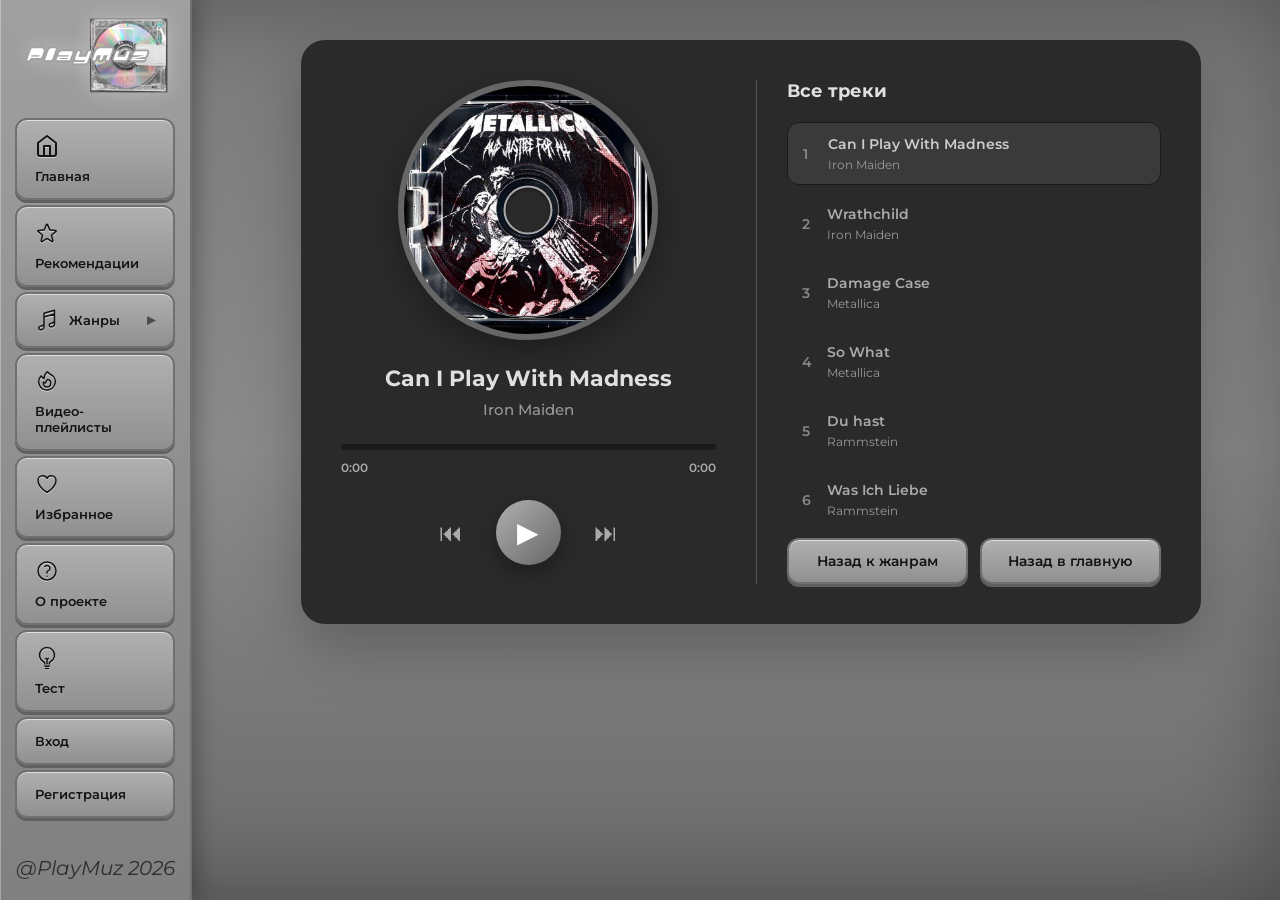
<file: MUSIC.html>
<!DOCTYPE html>
<html lang="ru">
<head>
    <meta charset="UTF-8">
    <meta name="viewport" content="width=device-width, initial-scale=1.0">
    <title>PlayMuz</title>
    <link rel="stylesheet" href="PLAYMUZ.css">
    <link rel="icon" type="image/png" href="icon.png">
    <link href="https://fonts.googleapis.com/css2?family=Montserrat:wght@400;500;600;700&display=swap" rel="stylesheet"> 
   <script src="https://code.jquery.com/jquery-3.6.0.min.js"></script>
<style>
 body {
    font-family: 'Montserrat', sans-serif;
    background-color: #e8e8e8;
    margin: 0;
    padding: 0;
}

.main-content {
    margin-left: 250px;
    padding: 40px;
    display: flex;
    justify-content: center;
    align-items: flex-start;
    min-height: 100vh;
}

.player-wrapper {
    display: flex;
    gap: 40px;
    background: #2a2a2a;
    border-radius: 24px;
    box-shadow: 0 20px 60px rgba(0, 0, 0, 0.25);
    padding: 40px;
    max-width: 900px;
    width: 100%;
    flex-wrap: wrap;
}

.player-card {
    flex: 1;
    min-width: 300px;
    text-align: center;
    display: flex;
    flex-direction: column;
    align-items: center;
}

.cover-art {
    width: 260px;
    height: 260px;
    border-radius: 50%;
    position: relative;
    margin-bottom: 25px;
    border: 6px solid #666666;
    box-shadow: 
        0 10px 30px rgba(0, 0, 0, 0.3), 
        inset 0 0 0 2px #888888;
    transition: box-shadow 0.3s ease;
}

.cover-art img {
    width: 100%;
    height: 100%;
    object-fit: cover;
    border-radius: 50%;
}

.cover-art::after {
    content: '';
    position: absolute;
    top: 50%;
    left: 50%;
    transform: translate(-50%, -50%);
    width: 45px;
    height: 45px;
    background-color: #2a2a2a;
    border-radius: 50%;
    border: 2px solid #aaaaaa;
    z-index: 2;
    box-shadow: inset 0 2px 4px rgba(0,0,0,0.3);
}

.cover-art.playing {
    animation: spin 8s linear infinite;
}

@keyframes spin {
    from { transform: rotate(0deg); }
    to { transform: rotate(360deg); }
}

.track-info h3 {
    margin: 0 0 8px 0;
    font-size: 22px;
    font-weight: 700;
    color: #e0e0e0;
}

.track-info p {
    margin: 0 0 25px 0;
    font-size: 15px;
    color: #999999;
    font-weight: 500;
}

.progress-container {
    width: 100%;
    height: 6px;
    background: #1a1a1a;
    border-radius: 3px;
    cursor: pointer;
    margin-bottom: 10px;
    position: relative;
}

.progress-bar {
    height: 100%;
    background: linear-gradient(90deg, #888888 0%, #cccccc 100%);
    border-radius: 3px;
    width: 0%;
    transition: width 0.1s linear;
}

.time-display {
    display: flex;
    justify-content: space-between;
    width: 100%;
    font-size: 12px;
    color: #aaaaaa;
    margin-bottom: 25px;
    font-weight: 600;
}

.controls {
    display: flex;
    align-items: center;
    gap: 20px;
}

.ctrl-btn {
    background: none;
    border: none;
    cursor: pointer;
    color: #aaaaaa;
    font-size: 24px;
    transition: all 0.2s ease;
    display: flex;
    align-items: center;
    justify-content: center;
    width: 50px;
    height: 50px;
    border-radius: 50%;
}

.ctrl-btn:hover {
    background-color: #444444;
    color: #e0e0e0;
}

.play-btn {
    width: 65px;
    height: 65px;
    background: linear-gradient(135deg, #b0b0b0 0%, #666666 100%);
    color: white;
    font-size: 28px;
    box-shadow: 0 8px 20px rgba(0, 0, 0, 0.3);
}

.play-btn:hover {
    background: linear-gradient(135deg, #999999 0%, #888888 100%);
    color: white;
    transform: scale(1.05);
}

.playlist-container {
    flex: 1;
    min-width: 300px;
    border-left: 1px solid #555555;
    padding-left: 30px;
    display: flex;
    flex-direction: column;
}

.playlist-container h4 {
    margin-top: 0;
    margin-bottom: 20px;
    font-size: 18px;
    font-weight: 700;
    color: #e0e0e0;
}

#playlist-ul {
    list-style: none;
    padding: 0;
    margin: 0;
    overflow-y: auto;
    max-height: 400px;
}

#playlist-ul::-webkit-scrollbar {
    width: 6px;
}
#playlist-ul::-webkit-scrollbar-thumb {
    background-color: #555555;
    border-radius: 3px;
}

.playlist-item {
    display: flex;
    align-items: center;
    padding: 12px 15px;
    border-radius: 12px;
    cursor: pointer;
    transition: background 0.2s ease;
    margin-bottom: 8px;
}

.playlist-item:hover {
    background-color: #3a3a3a;
}

.playlist-item.active {
    background-color: #3a3a3a;
    border: 1px solid #1a1a1a;
}

.playlist-item.active .pl-title {
    color: #cccccc;
    font-weight: 700;
}

.pl-number {
    font-size: 14px;
    color: #888888;
    width: 25px;
    font-weight: 600;
}

.playlist-item.active .pl-number {
    color: #333333;
}

.pl-info {
    flex: 1;
    display: flex;
    flex-direction: column;
}

.pl-title {
    font-size: 14px;
    font-weight: 600;
    color: #aaaaaa;
    margin-bottom: 4px;
}

.pl-artist {
    font-size: 12px;
    color: #999999;
}
@media (max-width: 768px) {
    #navig {
        transform: translateX(-100%);
        transition: transform 0.3s ease;
    }
    #navig.open {
        transform: translateX(0);
        box-shadow: 4px 0 30px rgba(0,0,0,0.4);
    }
}

@media (max-width: 768px) {
    .main-content {
        margin-left: 0 !important;
        padding: 16px !important;
    }

    .player-wrapper {
        flex-direction: column !important;
        gap: 20px !important;
        padding: 18px !important;
        max-width: 100% !important;
        width: 100% !important;
        border-radius: 20px !important;
    }

    .player-card {
        min-width: 0 !important;
        width: 100% !important;
    }

    .cover-art {
        width: min(260px, 70vw) !important;
        height: min(260px, 70vw) !important;
        margin-bottom: 18px !important;
        border-width: 5px !important;
    }

    .cover-art::after {
        width: 17% !important;
        height: 17% !important;
        border-width: 2px !important;
    }

    .track-info h3 {
        font-size: 18px !important;
    }

    .track-info p {
        font-size: 13px !important;
        margin-bottom: 18px !important;
    }

    .time-display {
        margin-bottom: 18px !important;
    }

    .controls {
        gap: 12px !important;
    }

    .ctrl-btn {
        width: 44px !important;
        height: 44px !important;
        font-size: 20px !important;
    }

    .play-btn {
        width: 58px !important;
        height: 58px !important;
        font-size: 24px !important;
    }

    .playlist-container {
        min-width: 0 !important;
        width: 100% !important;
        border-left: none !important;
        border-top: 1px solid #555555 !important;
        padding-left: 0 !important;
        padding-top: 18px !important;
    }

    #playlist-ul {
        max-height: 320px !important;
    }

    .playlist-item {
        padding: 10px 12px !important;
    }


    .nav-link2 {
        width: 100% !important;
        justify-content: center !important;
        padding: 12px !important;
        font-size: 15px !important;
        margin-top: 10px;
    }
}

@media (max-width: 420px) {
    .player-wrapper {
        padding: 14px !important;
        border-radius: 16px !important;
    }

    .cover-art {
        width: min(240px, 78vw) !important;
        height: min(240px, 78vw) !important;
    }

    .track-info h3 {
        font-size: 16px !important;
    }

    .ctrl-btn {
        width: 40px !important;
        height: 40px !important;
        font-size: 18px !important;
    }

    .play-btn {
        width: 52px !important;
        height: 52px !important;
        font-size: 22px !important;
    }

    #playlist-ul {
        max-height: 260px !important;
    }
}

.nav-link2 {
    height: 10%;
    width: 30%;
    display: flex;
    align-items: right;
    gap: 15px;
    padding: 14px 18px;
    text-decoration: none;
    color: #131313;
    font-size: 16px;
    font-weight: 600;
    border-radius: 12px;
    transition: all 0.3s ease;
    background: linear-gradient(180deg, #b0b0b0 0%, #909090 100%);
    border: 2px solid #707070;
    box-shadow: 
        0 3px 0 #606060,
        inset 0 1px 0 rgba(255, 255, 255, 0.6);
        
}

.nav-link2:hover {
    background: linear-gradient(180deg, #c0c0c0 0%, #a0a0a0 100%);
    color: #141414;
    transform: translateX(5px);
    box-shadow: 
        0 3px 0 #606060,
        inset 0 1px 0 rgba(255, 255, 255, 0.8),
        0 0 15px rgba(200, 200, 200, 0.4);
}

.nav-link2.active {
    color: #0e0e0e;
    font-weight: 700;
  
    background: linear-gradient(135deg, 
        #d0d0d0 0%, 
        #e8e8e8 50%, 
        #c0c0c0 100%);
    border-color: #808080;
    box-shadow: 
        0 3px 0 #606060,
        inset 0 1px 0 rgba(255, 255, 255, 0.9),
        0 0 20px rgba(200, 200, 200, 0.6);
}
.back-buttons {
    display: flex;
    flex-direction: row;
    gap: 12px;
    margin-top: 16px;
    width: 100%;
}

.back-buttons .nav-link2 {
    flex: 1; 
    width: auto !important; 
    height: auto !important;
    padding: 12px 16px !important;
    text-align: center;
    justify-content: center;
    font-size: 14px !important;
}

@media (max-width: 480px) {
    .back-buttons {
        flex-direction: column;
    }
}
</style>

</head>
<body>

<div id="container">
    
    <button class="burger-btn" onclick="toggleMenu()">☰</button>

    <nav id="navig" class="sidebar">
        <div class="sidebar-header">
            <a href="PLAYMUZ.html">
                <img src="playmmuzlogo.png" alt="PlayMuz">
            </a>
        </div>
        <div class="sidebar-menu">
            <a href="PLAYMUZ.html" class="nav-link">
                <svg class="nav-icon" viewBox="0 0 24 24" fill="none" stroke="currentColor" stroke-width="2" stroke-linecap="round" stroke-linejoin="round"><path d="M3 9l9-7 9 7v11a2 2 0 0 1-2 2H5a2 2 0 0 1-2-2z"/><polyline points="9 22 9 12 15 12 15 22"/></svg>
                <span>Главная</span>
            </a>
           <a href="RECOMMENDATIONS.html" class="nav-link">
                <svg class="nav-icon" fill="none" viewBox="0 0 24 24" stroke-width="1.5" stroke="currentColor" class="size-6">
                     <path stroke-linecap="round" stroke-linejoin="round" d="M11.48 3.499a.562.562 0 0 1 1.04 0l2.125 5.111a.563.563 0 0 0 .475.345l5.518.442c.499.04.701.663.321.988l-4.204 3.602a.563.563 0 0 0-.182.557l1.285 5.385a.562.562 0 0 1-.84.61l-4.725-2.885a.562.562 0 0 0-.586 0L6.982 20.54a.562.562 0 0 1-.84-.61l1.285-5.386a.562.562 0 0 0-.182-.557l-4.204-3.602a.562.562 0 0 1 .321-.988l5.518-.442a.563.563 0 0 0 .475-.345L11.48 3.5Z" />
                    </svg>
                <span>Рекомендации</span>
            </a>
            <div class="nav-dropdown-wrapper">
    <a href="GENRES.html" class="nav-link">
        <svg class="nav-icon" fill="none" viewBox="0 0 24 24" stroke-width="1.5" stroke="currentColor" class="size-6">
         <path stroke-linecap="round" stroke-linejoin="round" d="m9 9 10.5-3m0 6.553v3.75a2.25 2.25 0 0 1-1.632 2.163l-1.32.377a1.803 1.803 0 1 1-.99-3.467l2.31-.66a2.25 2.25 0 0 0 1.632-2.163Zm0 0V2.25L9 5.25v10.303m0 0v3.75a2.25 2.25 0 0 1-1.632 2.163l-1.32.377a1.803 1.803 0 1 1-.99-3.467l2.31-.66A2.25 2.25 0 0 0 9 15.553Z" />
        </svg>
        <span>Жанры</span>
    </a>

    <ul class="nav-submenu">
        <li><a href="MUSIC.html#metal">Метал</a></li>
        <li><a href="MUSIC.html#pop">Поп</a></li>
        <li><a href="MUSIC.html#alternative">Альтернативная</a></li>
        <li><a href="MUSIC.html#electronic">Электронная</a></li>
        <li><a href="MUSIC.html#rock">Рок</a></li>
        <li><a href="MUSIC.html#classical">Классика</a></li>
         <li><a href="MUSIC.html#indie">Инди</a></li>
    </ul>

</div>
            <a href="POPULAR.html" class="nav-link">
                <svg class="nav-icon" fill="none" viewBox="0 0 24 24" stroke-width="1.5" stroke="currentColor"><path stroke-linecap="round" stroke-linejoin="round" d="M15.362 5.214A8.252 8.252 0 0 1 12 21 8.25 8.25 0 0 1 6.038 7.047 8.287 8.287 0 0 0 9 9.601a8.983 8.983 0 0 1 3.361-6.867 8.21 8.21 0 0 0 3 2.48Z" /><path stroke-linecap="round" stroke-linejoin="round" d="M12 18a3.75 3.75 0 0 0 .495-7.468 5.99 5.99 0 0 0-1.925 3.547 5.975 5.975 0 0 1-2.133-1.001A3.75 3.75 0 0 0 12 18Z" /></svg>
               <span>Видео-плейлисты</span>
            </a>
            <a href="FAVORITE.html" class="nav-link">
                <svg class="nav-icon" fill="none" viewBox="0 0 24 24" stroke-width="1.5" stroke="currentColor"><path stroke-linecap="round" stroke-linejoin="round" d="M21 8.25c0-2.485-2.099-4.5-4.688-4.5-1.935 0-3.597 1.126-4.312 2.733-.715-1.607-2.377-2.733-4.313-2.733C5.1 3.75 3 5.765 3 8.25c0 7.22 9 12 9 12s9-4.78 9-12Z" /></svg>
                <span>Избранное</span>
            </a>
            <a href="ABOUT.html" class="nav-link">
                <svg class="nav-icon" fill="none" viewBox="0 0 24 24" stroke-width="1.5" stroke="currentColor"><path stroke-linecap="round" stroke-linejoin="round" d="M9.879 7.519c1.171-1.025 3.071-1.025 4.242 0 1.172 1.025 1.172 2.687 0 3.712-.203.179-.43.326-.67.442-.745.361-1.45.999-1.45 1.827v.75M21 12a9 9 0 1 1-18 0 9 9 0 0 1 18 0Zm-9 5.25h.008v.008H12v-.008Z" /></svg>
                <span>О проекте</span>
<a href="TEST.html" class="nav-link">
                <svg class="nav-icon" fill="none" viewBox="0 0 24 24" stroke-width="1.5" stroke="currentColor" class="size-6">
  <path stroke-linecap="round" stroke-linejoin="round" d="M12 18v-5.25m0 0a6.01 6.01 0 0 0 1.5-.189m-1.5.189a6.01 6.01 0 0 1-1.5-.189m3.75 7.478a12.06 12.06 0 0 1-4.5 0m3.75 2.383a14.406 14.406 0 0 1-3 0M14.25 18v-.192c0-.983.658-1.823 1.508-2.316a7.5 7.5 0 1 0-7.517 0c.85.493 1.509 1.333 1.509 2.316V18" />
</svg>
                <span>Тест</span>
            </a>
            </a>
            <a href="LOGIN.html" class="nav-link"><span>Вход</span></a>
            <a href="REGISTER.html" class="nav-link"><span>Регистрация</span></a>
        </div>
   <div style="text-align: center; font-style: italic; font-size: 20px; color: #000000a4;">@PlayMuz 2026</div> 
 </nav> 

    <main class="main-content" style="margin-left: 30px; padding: 40px; display: flex; justify-content: center; align-items: flex-start; min-height: 100vh;">
       
    
        <div class="player-wrapper" style="display: flex; gap: 40px; background: #2a2a2a; border-radius: 24px; box-shadow: 0 20px 60px rgba(0,0,0,0.25); padding: 40px; max-width: 900px; width: 100%; flex-wrap: wrap;">
            
            <div class="player-card" style="flex: 1; min-width: 300px; text-align: center; display: flex; flex-direction: column; align-items: center;">
                <div class="cover-art" id="coverArt" style="width: 260px; height: 260px; border-radius: 50%; position: relative; margin-bottom: 25px; border: 6px solid #666; box-shadow: 0 10px 30px rgba(0,0,0,0.3), inset 0 0 0 2px #888; transition: box-shadow 0.3s ease;">
                    <img src="https://via.placeholder.com/260" alt="cover" id="coverImg" style="width: 100%; height: 100%; object-fit: cover; border-radius: 50%;">
                    <div style="content: ''; position: absolute; top: 50%; left: 50%; transform: translate(-50%, -50%); width: 45px; height: 45px; background-color: #2a2a2a; border-radius: 50%; border: 2px solid #aaa; z-index: 2; box-shadow: inset 0 2px 4px rgba(0,0,0,0.3);"></div>
                </div>
                
                <div class="track-info">
                    <h3 id="trackTitle" style="margin: 0 0 8px 0; font-size: 22px; font-weight: 700; color: #e0e0e0;">Выберите трек</h3>
                    <p id="trackArtist" style="margin: 0 0 25px 0; font-size: 15px; color: #999; font-weight: 500;">—</p>
                </div>

                <div class="progress-container" id="progressContainer" style="width: 100%; height: 6px; background: #1a1a1a; border-radius: 3px; cursor: pointer; margin-bottom: 10px; position: relative;">
                    <div class="progress-bar" id="progressBar" style="height: 100%; background: linear-gradient(90deg, #888 0%, #ccc 100%); border-radius: 3px; width: 0%; transition: width 0.1s linear;"></div>
                </div>
                
                <div class="time-display" style="display: flex; justify-content: space-between; width: 100%; font-size: 12px; color: #aaa; margin-bottom: 25px; font-weight: 600;">
                    <span id="currentTime">0:00</span>
                    <span id="duration">0:00</span>
                </div>

                <div class="controls" style="display: flex; align-items: center; gap: 20px;">
                    <button class="ctrl-btn" id="prevBtn" style="background: none; border: none; cursor: pointer; color: #aaa; font-size: 24px; width: 50px; height: 50px; border-radius: 50%;">⏮</button>
                    <button class="ctrl-btn play-btn" id="playBtn" style="width: 65px; height: 65px; background: linear-gradient(135deg, #b0b0b0 0%, #666 100%); color: white; font-size: 28px; border: none; border-radius: 50%; cursor: pointer; box-shadow: 0 8px 20px rgba(0,0,0,0.3);">▶</button>
                    <button class="ctrl-btn" id="nextBtn" style="background: none; border: none; cursor: pointer; color: #aaa; font-size: 24px; width: 50px; height: 50px; border-radius: 50%;">⏭</button>
                </div>
            </div>

            <div class="playlist-container" style="flex: 1; min-width: 300px; border-left: 1px solid #555; padding-left: 30px; display: flex; flex-direction: column;">
                <h4 id="playlistTitle" style="margin-top: 0; margin-bottom: 20px; font-size: 18px; font-weight: 700; color: #e0e0e0;">Плейлист</h4>
                <ul id="playlist-ul" style="list-style: none; padding: 0; margin: 0; overflow-y: auto; max-height: 400px;"></ul>
            
<div class="back-buttons">
    <a href="GENRES.html" class="nav-link2">   
        <span>Назад к жанрам</span>
    </a>
    <a href="PLAYMUZ.html" class="nav-link2">   
        <span>Назад в главную</span>
    </a>
</div>
            </div>
        </div>
    
             </main>

    <audio id="audio"></audio>

</div>

<script>
const allTracks = [
    // Metal
    { title: " Can I Play With Madness", artist: "Iron Maiden", genre: "metal", src: "GENRES_SONGS/metal/Iron Maiden - Can I Play With Madness (hitmos.fm).mp3", cover: "disks/cd disk (3).jpg" },
    { title: "Wrathchild", artist: "Iron Maiden", genre: "metal", src: "GENRES_SONGS/metal/Iron Maiden - Wrathchild (hitmos.fm).mp3", cover: "disks/cd disk (3).jpg" },
    { title: "Damage Case", artist: "Metallica", genre: "metal", src: "GENRES_SONGS/metal/Metallica - Damage Case (hitmos.fm).mp3", cover: "disks/cd disk (3).jpg" },
    { title: "So What", artist: "Metallica", genre: "metal", src: "GENRES_SONGS/metal/Metallica - So What (hitmos.fm).mp3", cover: "disks/cd disk (3).jpg" },
    { title: "Du hast", artist: "Rammstein", genre: "metal", src: "GENRES_SONGS/metal/Rammstein - Du hast (hitmos.fm).mp3", cover: "disks/cd disk (3).jpg" },
    { title: "Was Ich Liebe", artist: "Rammstein", genre: "metal", src: "GENRES_SONGS/metal/Rammstein - Was Ich Liebe (hitmos.fm).mp3", cover: "disks/cd disk (3).jpg" },
    { title: "Diluted", artist: "Slipknot", genre: "metal", src: "GENRES_SONGS/metal/Slipknot - Diluted (hitmos.fm).mp3", cover: "disks/cd disk (3).jpg" },
    { title: "Eyeless", artist: "Slipknot", genre: "metal", src: "GENRES_SONGS/metal/Slipknot - Eyeless (hitmos.fm).mp3", cover: "disks/cd disk (3).jpg" },
    
    
    // PoP
    { title: " Afterglow", artist: "Ed Sheeran", genre: "pop", src: "GENRES_SONGS/pop/Ed Sheeran - Afterglow (hitmos.fm).mp3", cover: "disks/cd disk (1).jpg" },
    { title: "Collide ", artist: "Ed Sheeran", genre: "pop", src: "GENRES_SONGS/pop/Ed Sheeran - Collide (hitmos.fm).mp3", cover: "disks/cd disk (1).jpg" },
    { title: " Poker Face", artist: "Lady Gaga ", genre: "pop", src: "GENRES_SONGS/pop/Lady Gaga - Poker Face (hitmos.fm).mp3", cover: "disks/cd disk (1).jpg" },
    { title: "Scheibe", artist: "Lady Gaga ", genre: "pop", src: "GENRES_SONGS/pop/Lady Gaga - Scheibe (hitmos.fm).mp3", cover: "disks/cd disk (1).jpg" },
    { title: " Billie Jean", artist: "Michael Jackson", genre: "pop", src: "GENRES_SONGS/pop/Michael Jackson - Billie Jean (hitmos.fm).mp3", cover: "disks/cd disk (1).jpg" },

   // ROCK
    { title: "Princes Of the Universe", artist: "Queen", genre: "rock", src: "GENRES_SONGS/rock/Queen - Princes Of The Universe (hitmos.fm).mp3", cover: "disks/cd disk (4).jpg" },
     { title: "The Miracle", artist: "Queen", genre: "rock", src: "GENRES_SONGS/rock/Queen - The Miracle (hitmos.fm).mp3", cover: "disks/cd disk (4).jpg" },
    { title: "Anyways", artist: "Arctic Monkeys", genre: "rock", src: "GENRES_SONGS/rock/Arctic Monkeys - Anyways (hitmos.fm).mp3", cover: "disks/cd disk (4).jpg" },
     { title: "Do I Know You", artist: "Arctic Monkeys", genre: "rock", src: "GENRES_SONGS/rock/Arctic Monkeys - Do I Wanna Know_ (hitmos.fm).mp3", cover: "disks/cd disk (4).jpg" },
    
    //UNDERTALE 
    {title: "Fallen_Down", artist:"Toby Fox", genre:"undertale", src:"Undertale ost/Toby_Fox_-_Fallen_Down_64962739.mp3", cover: "Undertale ost/Undertale Soundtrack It's Showtime!.jpg"},
    {title: "Undertale", artist:"Toby Fox", genre:"undertale", src:"Undertale ost/Toby_Fox_-_Undertale_64962827.mp3", cover: "Undertale ost/Undertale Soundtrack It's Showtime!.jpg"},
    {title: "sans", artist:"Toby Fox", genre:"undertale", src:"Undertale ost/Toby_Fox_-_sans_64962755.mp3", cover: "Undertale ost/Undertale Soundtrack It's Showtime!.jpg"},
    {title: "tem shop", artist:"Toby Fox", genre:"undertale", src:"Undertale ost/Toby_Fox_-_Tem_Shop_64962791.mp3", cover: "Undertale ost/Undertale Soundtrack It's Showtime!.jpg"},
    {title: "Spider Dance", artist:"Toby Fox", genre:"undertale", src:"Undertale ost/Toby_Fox_-_Spider_Dance_64962807.mp3", cover: "Undertale ost/Undertale Soundtrack It's Showtime!.jpg"},
    {title: "CORE", artist:"Toby Fox", genre:"undertale", src:"Undertale ost/Toby_Fox_-_CORE_64962819.mp3", cover: "Undertale ost/Undertale Soundtrack It's Showtime!.jpg"}, 
    {title: "ASGORE", artist:"Toby Fox", genre:"undertale", src:"Undertale ost/Toby_Fox_-_ASGORE_79492574.mp3", cover: "Undertale ost/Undertale Soundtrack It's Showtime!.jpg"},
    {title: "His Theme", artist:"Toby Fox", genre:"undertale", src:"Undertale ost/Toby_Fox_-_His_Theme_64962852.mp3", cover: "Undertale ost/Undertale Soundtrack It's Showtime!.jpg"},
    {title: "Finale", artist:"Toby Fox", genre:"undertale", src:"Undertale ost/Toby_Fox_-_Finale_64962839.mp3", cover: "Undertale ost/Undertale Soundtrack It's Showtime!.jpg"},
    {title: "Here We Are",artist:"Toby Fox", genre:"undertale",src:"Undertale ost/Toby_Fox_-_Here_We_Are_64962842.mp3", cover: "Undertale ost/Undertale Soundtrack It's Showtime!.jpg"},
   
    //Ost
     { title: "Poem Panic!", artist: "DDLC | Team Salvato", genre: "soundtracks", src: "GENRES_SONGS/ost/1-06. Poem Panic!.mp3", cover: "disks/cd disk (13).jpg" },
     { title: "Malo Mart", artist: "Zelda: Twilight Princess", genre: "soundtracks", src: "GENRES_SONGS/ost/Toru Minegishi, Asuka Ohta - Malo Mart (hitmos.fm).mp3", cover: "disks/cd disk (13).jpg" }, 
     { title: "Playing Forever", artist: "Omori", genre: "soundtracks", src: "GENRES_SONGS/ost/Omori - Playing Forever.mp3", cover: "disks/cd disk (13).jpg" },
    { title: "Inside The Castle Walls", artist: "Super Mario 64", genre: "soundtracks", src: "GENRES_SONGS/ost/07. Inside The Castle Walls.mp3", cover: "disks/cd disk (13).jpg" },
    { title: "Duet", artist: "Omori", genre: "soundtracks", src: "GENRES_SONGS/ost/Omori - Duet.mp3", cover: "disks/cd disk (13).jpg" },
    { title: "General Release", artist: "buckshot roulette ost | Mikhail Klubnikov", genre: "soundtracks", src: "GENRES_SONGS/ost/buckshot_roulette_02. General Release.mp3", cover: "disks/cd disk (13).jpg" },
    { title: "Pianissimo Epilogue", artist: "Silent Hill 2 ost", genre: "soundtracks", src: "GENRES_SONGS/ost/29. Pianissimo Epilogue.mp3", cover: "disks/cd disk (13).jpg" },
     // alt
     { title: "Prove Yourself", artist: "Radiohead", genre: "alternative", src: "GENRES_SONGS/alt/Radiohead - Prove Yourself (hitmos.fm).mp3", cover: "disks/cd disk (8).jpg" },
     { title: "Drain You", artist: "Nirvana", genre: "alternative", src: "GENRES_SONGS/alt/Nirvana - Drain You.mp3", cover: "disks/cd disk (8).jpg" },
     { title: "Something in the way", artist: "Nirvana", genre: "alternative", src: "GENRES_SONGS/alt/Nirvana - Something In The Way.mp3", cover: "disks/cd disk (8).jpg" },
     { title: "Hysteria", artist: "Muse", genre: "alternative", src: "GENRES_SONGS/alt/Muse - Hysteria (hitmos.fm).mp3", cover: "disks/cd disk (8).jpg" },
     { title: "Supermassive Black Hole", artist: "Muse", genre: "alternative", src: "GENRES_SONGS/alt/Muse - Supermassive Black Hole (hitmos.fm).mp3", cover: "disks/cd disk (8).jpg" },

     // electronic
     { title: "Raindrops", artist: "Basement Jaxx", genre: "electronic", src: "GENRES_SONGS/electro/Basement Jaxx - Raindrops (hitmos.fm).mp3", cover: "disks/cd disk (7).jpg" },
     { title: "Romeo", artist: "Basement Jaxx", genre: "electronic", src: "GENRES_SONGS/electro/Basement Jaxx - Romeo (hitmos.fm).mp3", cover: "disks/cd disk (7).jpg" },
     { title: " Where's Your Head At ", artist: "Basement Jaxx", genre: "electronic", src: "GENRES_SONGS/electro/Basement Jaxx - Where's Your Head At (hitmos.fm).mp3", cover: "disks/cd disk (7).jpg" },
     { title: "Seveteen", artist: "Ladytron", genre: "electronic", src: "GENRES_SONGS/electro/Ladytron - Seventeen (hitmos.fm).mp3", cover: "disks/cd disk (7).jpg" },
     { title: "Ghost", artist: "Machine Girl", genre: "electronic", src: "GENRES_SONGS/electro/Machine Girl - Ghost (hitmos.fm).mp3", cover: "disks/cd disk (7).jpg" },
    //Indie
     { title: "Gnaw", artist: "Alex G", genre: "indie", src: "GENRES_SONGS/indie/Alex G - Gnaw (hitmos.fm).mp3", cover: "disks/cd disks2 (2).jpg" },
     { title: "Waiting for you", artist: "Alex G", genre: "indie", src: "GENRES_SONGS/indie/Alex G - Waiting for You (hitmos.fm).mp3", cover: "disks/cd disks2 (2).jpg" },
     { title: "Treehouse", artist: "Alex G", genre: "indie", src: "GENRES_SONGS/indie/Alex_G_Emily_Yacina_-_Treehouse_(musmore.org).mp3", cover: "disks/cd disks2 (2).jpg" },
     { title: "Nobody", artist: "Mitski", genre: "indie", src: "GENRES_SONGS/indie/Mitski - Nobody (hitmos.fm).mp3", cover: "disks/cd disks2 (2).jpg" },
     { title: "Washing Machine Heart", artist: "Mitski", genre: "indie", src: "GENRES_SONGS/indie/Mitski - Washing Machine Heart (hitmos.fm).mp3", cover: "disks/cd disks2 (2).jpg" },
     { title: "Hate Yourself", artist: "Tv girl", genre: "indie", src: "GENRES_SONGS/indie/TV Girl - Hate Yourself (hitmos.fm).mp3", cover: "disks/cd disks2 (2).jpg" },
     { title: "Loving Machine", artist: "Tv girl", genre: "indie", src: "GENRES_SONGS/indie/TV Girl - Loving Machine (hitmos.fm).mp3", cover: "disks/cd disks2 (2).jpg" },
    
    
     // Lo-fi
     { title: "lo-fi-dreamers", artist: "lo-fi man", genre: "lofi", src: "GENRES_SONGS/lo-fi/Lo-Fi-Man-—-Dreamers-_www.lightaudio.ru_.mp3", cover: "disks/cd disk (12).jpg" },
    { title: "LO-FI", artist: "lofi girl", genre: "lofi", src: "GENRES_SONGS/lo-fi/Lofi-Girl-—-LO-FI-_4-_www.lightaudio.ru_.mp3", cover: "disks/cd disk (12).jpg" },
     { title: "lo-fi-chill", artist: "lo-fi", genre: "lofi", src: "GENRES_SONGS/lo-fi/lo-fi-child-—-chill-studie-_www.lightaudio.ru_.mp3", cover: "disks/cd disk (12).jpg" },
  
   // Classical
    { title: "Лебединое озеро", artist: "Пётр Ильич Чайковский ", genre: "classical", src: "GENRES_SONGS/classical/Пётр Ильич Чайковский - Лебединое озеро (hitmos.fm).mp3", cover: "disks/cd disks1 (1).jpg" },
    { title: "Serenata Para Cuerdas En Do Mayor Op.48 As En Mi", artist: "Antonin Dvorak", genre: "classical", src: "GENRES_SONGS/classical/Antonin Dvorak - Serenata Para Cuerdas En Do Mayor Op.48 As En Mi (hitmos.fm).mp3", cover: "disks/cd disks1 (1).jpg" },
    { title: " Bizet_ Carmen - Prelude", artist: "Berliner Philharmoniker and Herbert von Karajan, Georges Bizet", genre: "classical", src: "GENRES_SONGS/classical/Berliner Philharmoniker and Herbert von Karajan, Georges Bizet - Bizet_ Carmen - Prelude (hitmos.fm).mp3", cover: "disks/cd disks1 (1).jpg" },
    { title: "Sylvia Pizzicato", artist: "Clement Philibert", genre: "classical", src: "GENRES_SONGS/classical/Clement Philibert - Sylvia Pizzicato (hitmos.fm).mp3", cover: "disks/cd disks1 (1).jpg" },
    { title: "Bagatela En Si Menor Op.126.4", artist: "Ludwig van Beethoven ", genre: "classical", src: "GENRES_SONGS/classical/Ludwig van Beethoven - Bagatela En Si Menor Op.126.4 (hitmos.fm).mp3", cover: "disks/cd disks1 (1).jpg" },
    { title: " Фантазия ре минор", artist: "Mikhail Mordvinov", genre: "classical", src: "GENRES_SONGS/classical/Mikhail Mordvinov - Фантазия ре минор (hitmos.fm).mp3", cover: "disks/cd disks1 (1).jpg" },
    { title: "Rondo Pequeña Serenata Nocturna", artist: "Wolfgang Amadeus Mozart", genre: "classical", src: "GENRES_SONGS/classical/Wolfgang Amadeus Mozart - Rondo Pequeña Serenata Nocturna (hitmos.fm).mp3", cover: "disks/cd disks1 (1).jpg" },
];

const genreNames = {
    metal: " Metal Playlist",
    rock: " Rock Playlist",
    pop: "Pop Playlist",
    soundtracks: " Soundtracks Playlist",
    alternative: " Alternative Playlist",
    electronic: " Electronic Playlist",
    lofi: " Lo-fi Playlist",
    indie: "Indie Playlist",
    classical: " Classical Playlist",
    all: " Все треки",
    Undertale: "Undertale Ost",
};

let currentPlaylist = [];
let currentIndex = 0;
let isPlaying = false;

const audio = document.getElementById('audio');
const coverImg = document.getElementById('coverImg');
const coverArt = document.getElementById('coverArt');
const trackTitle = document.getElementById('trackTitle');
const trackArtist = document.getElementById('trackArtist');
const playlistUl = document.getElementById('playlist-ul');
const playlistTitle = document.getElementById('playlistTitle');
const progressBar = document.getElementById('progressBar');
const progressCont = document.getElementById('progressContainer');
const currentTimeEl = document.getElementById('currentTime');
const durationEl = document.getElementById('duration');
const playBtn = document.getElementById('playBtn');
const prevBtn = document.getElementById('prevBtn');
const nextBtn = document.getElementById('nextBtn');

function initPlayer() {
    const hash = window.location.hash.replace('#', '') || 'all';

    if (hash === 'random') {
        currentPlaylist = [...allTracks]; 
        currentIndex = Math.floor(Math.random() * currentPlaylist.length);
        
        playlistTitle.textContent = "🎲 Случайный трек";
        renderPlaylist();
        loadTrack(currentIndex, true); 
        return; 
    }
    currentPlaylist = hash === 'all' ? [...allTracks] : allTracks.filter(t => t.genre === hash);
    currentIndex = 0;
    
    playlistTitle.textContent = genreNames[hash] || "Плейлист";
    renderPlaylist();
    
    if (currentPlaylist.length > 0) {
        loadTrack(0, false); 
    } else {
        trackTitle.textContent = "Треки не найдены";
        trackArtist.textContent = "—";
    }
}
function renderPlaylist() {
    playlistUl.innerHTML = '';
    currentPlaylist.forEach((track, i) => {
        const li = document.createElement('li');
        li.className = 'playlist-item' + (i === currentIndex ? ' active' : '');
        li.style.cssText = "display: flex; align-items: center; padding: 12px 15px; border-radius: 12px; cursor: pointer; transition: background 0.2s ease; margin-bottom: 8px; background: " + (i === currentIndex ? "#3a3a3a" : "transparent") + ";";
        li.innerHTML = `
            <span style="font-size: 14px; color: #888; width: 25px; font-weight: 600;">${i + 1}</span>
            <div style="flex: 1; display: flex; flex-direction: column;">
                <span style="font-size: 14px; font-weight: 600; color: ${i === currentIndex ? '#ccc' : '#aaa'}; margin-bottom: 4px;">${track.title}</span>
                <span style="font-size: 12px; color: #999;">${track.artist}</span>
            </div>
        `;
        li.addEventListener('click', () => {
            currentIndex = i;
            loadTrack(i, true);
        });
        playlistUl.appendChild(li);
    });
}

function loadTrack(index, autoplay) {
    if (index < 0 || index >= currentPlaylist.length) return;
    const track = currentPlaylist[index];
    
    audio.src = track.src;
    coverImg.src = track.cover;
    trackTitle.textContent = track.title;
    trackArtist.textContent = track.artist;
    
    renderPlaylist();
    
    if (autoplay) {
        audio.play().then(() => {
            isPlaying = true;
            playBtn.textContent = '⏸';
            coverArt.style.animation = "spin 8s linear infinite";
        }).catch(e => console.log("Autoplay blocked:", e));
    } else {
        isPlaying = false;
        playBtn.textContent = '▶';
        coverArt.style.animation = "none";
    }
}

playBtn.addEventListener('click', () => {
    if (currentPlaylist.length === 0) return;
    if (isPlaying) {
        audio.pause();
        playBtn.textContent = '▶';
        coverArt.style.animation = "none";
    } else {
        audio.play();
        playBtn.textContent = '⏸';
        coverArt.style.animation = "spin 8s linear infinite";
    }
    isPlaying = !isPlaying;
});

prevBtn.addEventListener('click', () => {
    if (currentPlaylist.length === 0) return;
    currentIndex = (currentIndex - 1 + currentPlaylist.length) % currentPlaylist.length;
    loadTrack(currentIndex, true);
});

nextBtn.addEventListener('click', () => {
    if (currentPlaylist.length === 0) return;
    currentIndex = (currentIndex + 1) % currentPlaylist.length;
    loadTrack(currentIndex, true);
});

audio.addEventListener('ended', () => {
    currentIndex = (currentIndex + 1) % currentPlaylist.length;
    loadTrack(currentIndex, true);
});

audio.addEventListener('timeupdate', () => {
    if (audio.duration) {
        const pct = (audio.currentTime / audio.duration) * 100;
        progressBar.style.width = pct + '%';
        currentTimeEl.textContent = formatTime(audio.currentTime);
        durationEl.textContent = formatTime(audio.duration);
    }
});

progressCont.addEventListener('click', (e) => {
    const rect = progressCont.getBoundingClientRect();
    const pct = (e.clientX - rect.left) / rect.width;
    if (audio.duration) audio.currentTime = pct * audio.duration;
});

function formatTime(sec) {
    const m = Math.floor(sec / 60);
    const s = Math.floor(sec % 60);
    return `${m}:${s.toString().padStart(2, '0')}`;
}

const style = document.createElement('style');
style.innerHTML = `@keyframes spin { from { transform: rotate(0deg); } to { transform: rotate(360deg); } }`;
document.head.appendChild(style);

window.addEventListener('hashchange', initPlayer);

initPlayer();
function toggleMenu() {
    document.getElementById('navig').classList.toggle('open');
}
</script>
<script>
function toggleMenu() {
    document.getElementById('navig').classList.toggle('open');
}
</script>

</body>
</html>
</file>
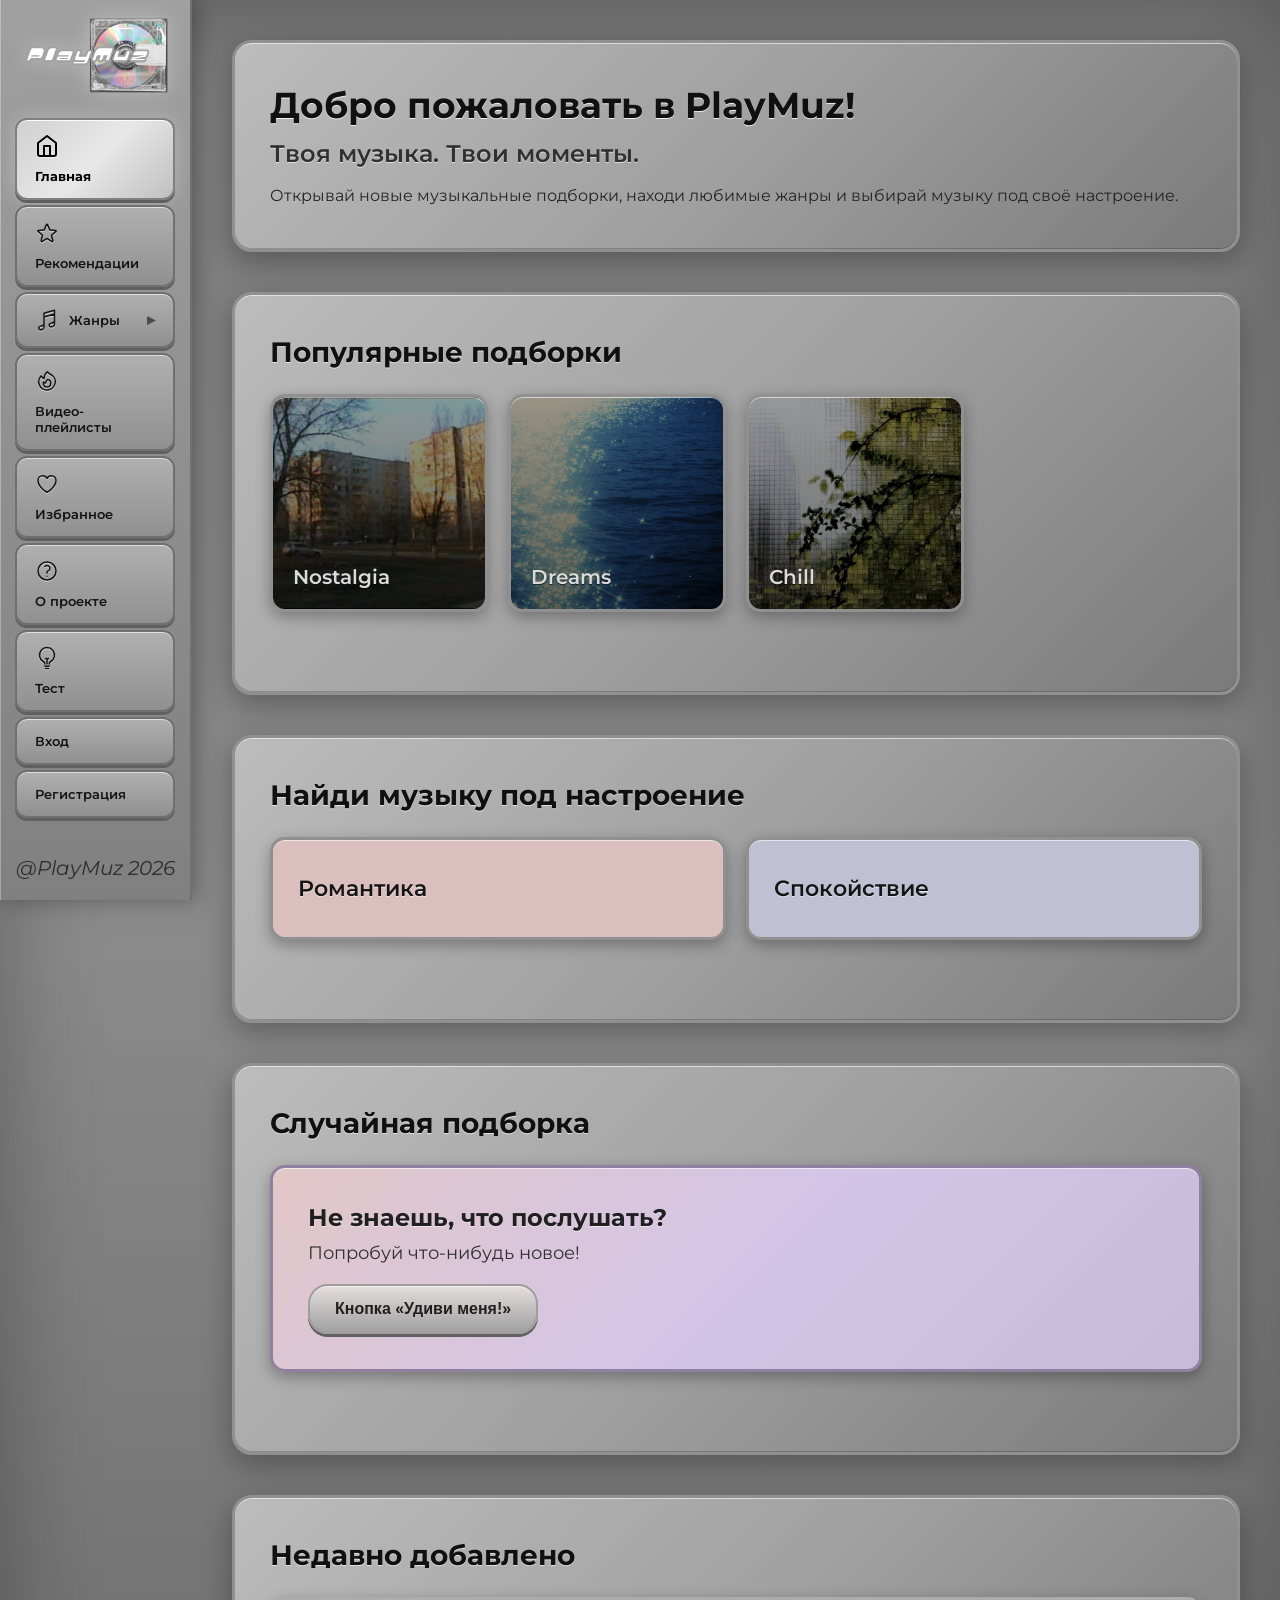
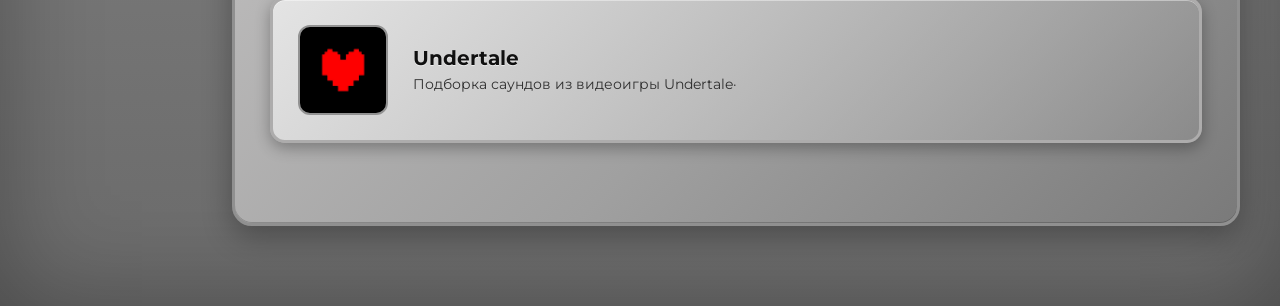
<file: PLAYMUZ.HTML>
<!DOCTYPE html>
<html lang="ru">
<head>
    <meta charset="UTF-8">
     <meta name="viewport" content="width=device-width, initial-scale=1.0">
    <title>PlayMuz</title>
    <link rel="stylesheet" href="PLAYMUZ.css">
    <link rel="icon" type="image.png" href="icon.png">
    <link href="https://fonts.googleapis.com/css2?family=Montserrat:wght@400;500;600;700&display=swap" rel="stylesheet">
</head>
<body>

<div id="container">

    <button class="burger-btn" onclick="toggleMenu()">☰</button>

    <nav id="navig" class="sidebar">

        
        <div class="sidebar-header">
            <a href="PLAYMUZ.HTML">
                <img src="playmmuzlogo.png" alt="PlayMuz">
            </a>
        </div>

        <div class="sidebar-menu">
            <a href="PLAYMUZ.HTML" class="nav-link active">
                <svg class="nav-icon" viewBox="0 0 24 24" fill="none" stroke="currentColor" stroke-width="2" stroke-linecap="round" stroke-linejoin="round">
                    <path d="M3 9l9-7 9 7v11a2 2 0 0 1-2 2H5a2 2 0 0 1-2-2z"/>
                    <polyline points="9 22 9 12 15 12 15 22"/>
                </svg>
                <span>Главная</span>
            </a>
            <a href="RECOMMENDATIONS.html" class="nav-link">
                <svg class="nav-icon" fill="none" viewBox="0 0 24 24" stroke-width="1.5" stroke="currentColor" class="size-6">
                     <path stroke-linecap="round" stroke-linejoin="round" d="M11.48 3.499a.562.562 0 0 1 1.04 0l2.125 5.111a.563.563 0 0 0 .475.345l5.518.442c.499.04.701.663.321.988l-4.204 3.602a.563.563 0 0 0-.182.557l1.285 5.385a.562.562 0 0 1-.84.61l-4.725-2.885a.562.562 0 0 0-.586 0L6.982 20.54a.562.562 0 0 1-.84-.61l1.285-5.386a.562.562 0 0 0-.182-.557l-4.204-3.602a.562.562 0 0 1 .321-.988l5.518-.442a.563.563 0 0 0 .475-.345L11.48 3.5Z" />
                    </svg>

                <span>Рекомендации</span>
            </a>
            <div class="nav-dropdown-wrapper">
    <a href="GENRES.html" class="nav-link">
        <svg class="nav-icon" fill="none" viewBox="0 0 24 24" stroke-width="1.5" stroke="currentColor" class="size-6">
         <path stroke-linecap="round" stroke-linejoin="round" d="m9 9 10.5-3m0 6.553v3.75a2.25 2.25 0 0 1-1.632 2.163l-1.32.377a1.803 1.803 0 1 1-.99-3.467l2.31-.66a2.25 2.25 0 0 0 1.632-2.163Zm0 0V2.25L9 5.25v10.303m0 0v3.75a2.25 2.25 0 0 1-1.632 2.163l-1.32.377a1.803 1.803 0 1 1-.99-3.467l2.31-.66A2.25 2.25 0 0 0 9 15.553Z" />
        </svg>
        <span>Жанры</span>
    </a>

    <ul class="nav-submenu">
        <li><a href="MUSIC.html#metal">Метал</a></li>
        <li><a href="MUSIC.html#pop">Поп</a></li>
        <li><a href="MUSIC.html#alternative">Альтернативная</a></li>
        <li><a href="MUSIC.html#electronic">Электронная</a></li>
        <li><a href="MUSIC.html#rock">Рок</a></li>
        <li><a href="MUSIC.html#classical">Классика</a></li>
         <li><a href="MUSIC.html#indie">Инди</a></li>
    </ul>

</div>
            <a href="POPULAR.html" class="nav-link">
                <svg class="nav-icon" fill="none" viewBox="0 0 24 24" stroke-width="1.5" stroke="currentColor" class="size-6">
                <path stroke-linecap="round" stroke-linejoin="round" d="M15.362 5.214A8.252 8.252 0 0 1 12 21 8.25 8.25 0 0 1 6.038 7.047 8.287 8.287 0 0 0 9 9.601a8.983 8.983 0 0 1 3.361-6.867 8.21 8.21 0 0 0 3 2.48Z" />
                <path stroke-linecap="round" stroke-linejoin="round" d="M12 18a3.75 3.75 0 0 0 .495-7.468 5.99 5.99 0 0 0-1.925 3.547 5.975 5.975 0 0 1-2.133-1.001A3.75 3.75 0 0 0 12 18Z" />
                </svg>
            <span>Видео-плейлисты</span>
                  </a>
            <a href="FAVORITE.html" class="nav-link">
                <svg class="nav-icon" fill="none" viewBox="0 0 24 24" stroke-width="1.5" stroke="currentColor" class="size-6">
                    <path stroke-linecap="round" stroke-linejoin="round" d="M21 8.25c0-2.485-2.099-4.5-4.688-4.5-1.935 0-3.597 1.126-4.312 2.733-.715-1.607-2.377-2.733-4.313-2.733C5.1 3.75 3 5.765 3 8.25c0 7.22 9 12 9 12s9-4.78 9-12Z" />
                    </svg>
                <span>Избранное</span>
            </a>
            <a href="ABOUT.html" class="nav-link">
                <svg class="nav-icon" fill="none" viewBox="0 0 24 24" stroke-width="1.5" stroke="currentColor" class="size-6">
                <path stroke-linecap="round" stroke-linejoin="round" d="M9.879 7.519c1.171-1.025 3.071-1.025 4.242 0 1.172 1.025 1.172 2.687 0 3.712-.203.179-.43.326-.67.442-.745.361-1.45.999-1.45 1.827v.75M21 12a9 9 0 1 1-18 0 9 9 0 0 1 18 0Zm-9 5.25h.008v.008H12v-.008Z" />
                  </svg>

                <span>О проекте</span>
            </a>
            <a href="TEST.html" class="nav-link">
                <svg class="nav-icon" fill="none" viewBox="0 0 24 24" stroke-width="1.5" stroke="currentColor" class="size-6">
  <path stroke-linecap="round" stroke-linejoin="round" d="M12 18v-5.25m0 0a6.01 6.01 0 0 0 1.5-.189m-1.5.189a6.01 6.01 0 0 1-1.5-.189m3.75 7.478a12.06 12.06 0 0 1-4.5 0m3.75 2.383a14.406 14.406 0 0 1-3 0M14.25 18v-.192c0-.983.658-1.823 1.508-2.316a7.5 7.5 0 1 0-7.517 0c.85.493 1.509 1.333 1.509 2.316V18" />
</svg>
                <span>Тест</span>
            </a>
            
             <a href="LOGIN.html" class="nav-link">
                <span>Вход</span>
            </a>

             <a href="REGISTER.html" class="nav-link">
                <span>Регистрация</span>
             </a>
        </div>
   
   <div style="text-align: center; font-style: italic; font-size: 20px; color: #000000a4;">@PlayMuz 2026</div> 
    </nav>    

    <div class="main-content">

        <div class="hero">
            <h1 class="hero-title">Добро пожаловать в PlayMuz!</h1>
            <h2 class="hero-subtitle">Твоя музыка. Твои моменты.</h2>
            <p class="hero-text">
                Открывай новые музыкальные подборки, находи любимые жанры 
                и выбирай музыку под своё настроение.
            </p>
        </div>

        <div class="hero">
 <section class="section" id="catalog">
            <h2 class="section-title">Популярные подборки</h2>
            <div class="popular-grid">
                <div class="pop-card" style="background-image: linear-gradient(rgba(0,0,0,0.4), rgba(0, 0, 0, 0.616)), url('bg/bbg.jpg'); background-size: cover; background-position: center;">
                    <a href="VIDEO.html?id=6" style="text-decoration: none;"><span class="pop-label">Nostalgia</span></a>
                </div>
                <div class="pop-card" style="background-image: linear-gradient(rgba(0,0,0,0.4), rgba(0, 0, 0, 0.616)), url('bg/bbbbbggg (2).jpg'); background-size: cover; background-position: center;">
                   <a href="VIDEO.html?id=7" style="text-decoration: none;"> <span class="pop-label">Dreams</span></a>
                </div>
                <div class="pop-card" style="background-image: linear-gradient(rgba(0,0,0,0.4), rgba(0, 0, 0, 0.582)), url('bg/bbbbbggg (1).jpg'); background-size: cover; background-position: center;">
                    <a href="VIDEO.html?id=8" style="text-decoration: none;"><span class="pop-label">Chill</span></a>
                </div>
            </div>
        </section>
    </div>

        <div class="hero">
        <section class="section">
            <h2 class="section-title">Найди музыку под настроение</h2>
            <div class="mood-grid">
                <a href="VIDEO.html?id=9"class="mood-card" style="background:#dbbfbf;">
                    <span class="mood-label">Романтика</span>
                </a>
                <a href="VIDEO.html?id=10" class="mood-card" style="background:#bfc0d3;">
                <span class="mood-label">Спокойствие</span>
                </a>
            </div>
        </section>
        </div>
        
        <div class="hero">
        <section class="section">
            <h2 class="section-title">Случайная подборка</h2>
            <div class="random-card">
                <h3 class="random-title">Не знаешь, что послушать?</h3>
                <p class="random-text">Попробуй что-нибудь новое!</p>

                <button class="random-btn">Кнопка «Удиви меня!»</button>
            </div>
        </section>
        </div>
         <a href="MUSIC.html#pop" style="text-decoration: none;">
        <div class="hero">
        <section class="section">
            <h2 class="section-title">Недавно добавлено</h2>
            <div class="new-card">
                <div class="new-cover" style="background-color: black; background-image: url('ыщгд.png'); background-size: cover; background-position: center;"> </div>
                <div class="new-info">

                    <a href="MUSIC.html#undertale" style="text-decoration: none;"><h3 class="new-title">Undertale</h3></a>
                    <p class="new-desc">Подборка саундов из видеоигры Undertale· </p>
                </div>
            </div>
        </a>
        </section>
        </div>
    </div>
</div>

<script>
function toggleMenu() {
    document.getElementById('navig').classList.toggle('open');
}
</script>
<script>
    document.addEventListener('DOMContentLoaded', () => {
        const randomBtn = document.querySelector('.random-btn');
        
        if (randomBtn) {
            randomBtn.addEventListener('click', () => {
            
                window.location.href = 'MUSIC.html#random';
            });
        }
    });
</script>
</body>
</html>
</file>
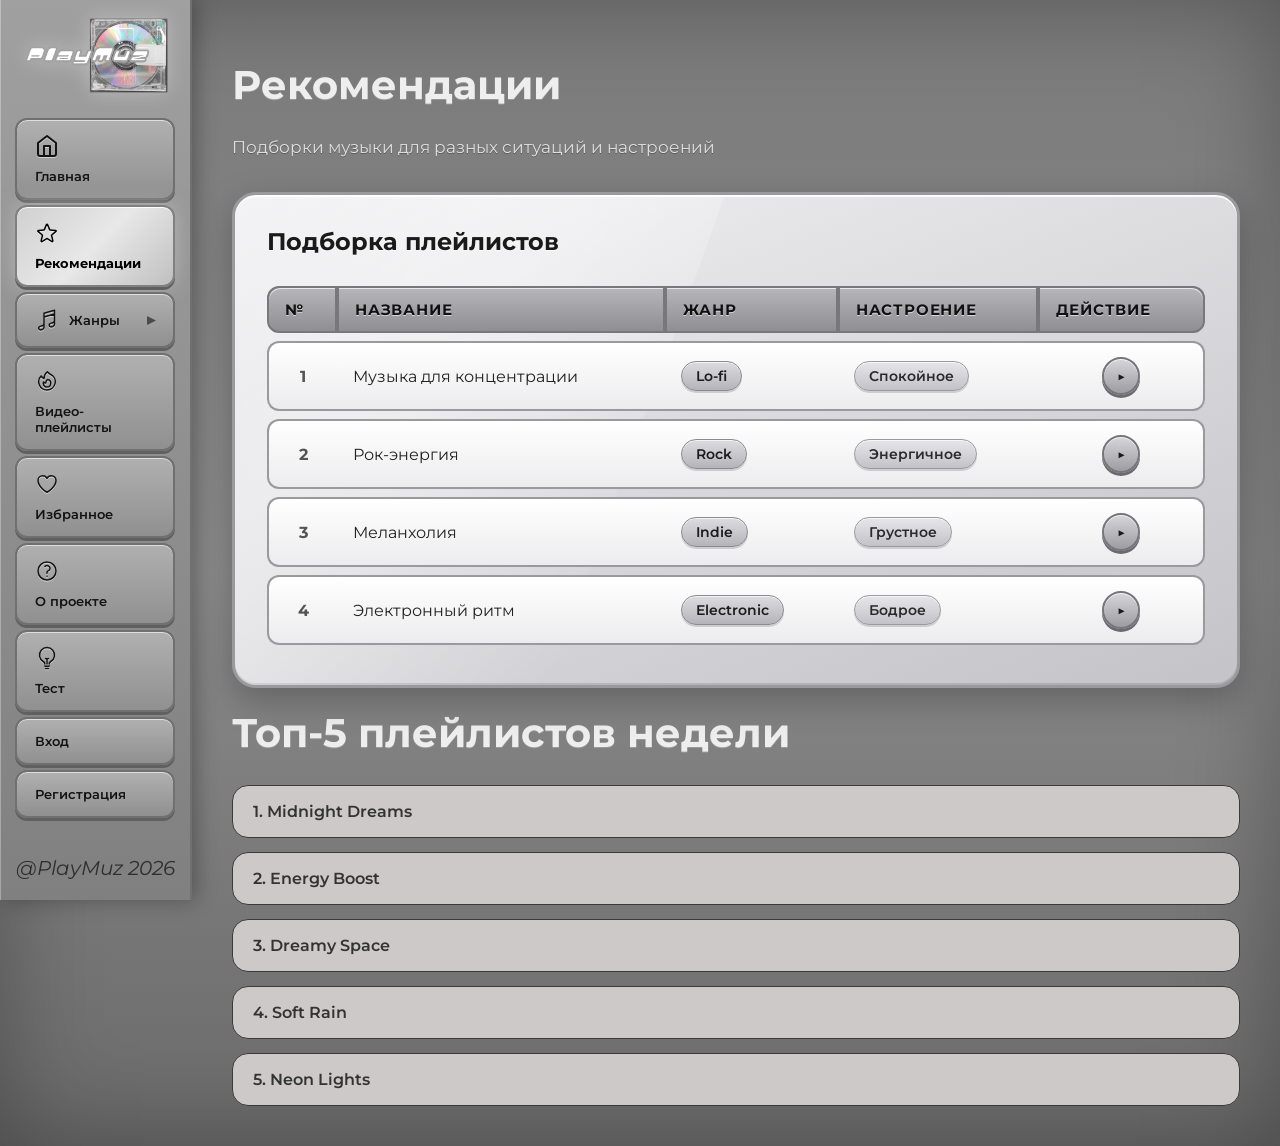
<file: RECOMMENDATIONS.html>
<!DOCTYPE html>
<html lang="ru">
<head>
    <meta charset="UTF-8">
     <meta name="viewport" content="width=device-width, initial-scale=1.0">
    <title>PlayMuz</title>
    <link rel="stylesheet" href="PLAYMUZ.css">
    <link rel="icon" type="image.png" href="icon.png">
    <link href="https://fonts.googleapis.com/css2?family=Montserrat:wght@400;500;600;700&display=swap" rel="stylesheet">
</head>
<body>
   <style>

.rec-list {
    list-style: none;
    padding: 0;
    margin: 0;
    display: flex;
    flex-direction: column;
    gap: 14px;
}

.rec-list li {
    background: #cec9c9;
    border: 1px solid #3a3a3a;
    border-radius: 16px;
    padding: 16px 20px;
    display: flex;
    align-items: center;
    gap: 16px;
    color: #333333;
    font-family: 'Montserrat', sans-serif;
    font-size: 16px;
    font-weight: 600;
    cursor: pointer;
    transition: all 0.3s cubic-bezier(0.25, 0.8, 0.25, 1);
    position: relative;
    overflow: hidden;
}

.rec-list li::before {
    content: '';
    position: absolute;
    left: 0;
    top: 0;
    height: 100%;
    width: 4px;
    background: linear-gradient(180deg, #b0b0b0 0%, #666666 100%);
    opacity: 0;
    transition: opacity 0.3s ease;
}


.rec-list li:hover {
    background: linear-gradient(90deg, #333333 0%, #2a2a2a 100%);
    border-color: #555555;
    color: #ffffff;
    transform: translateX(6px); 
    box-shadow: 0 8px 20px rgba(0, 0, 0, 0.3);
}

.rec-list li:hover::before {
    opacity: 1;
}


@media (max-width: 768px) {
    .rec-title {
        font-size: 22px;
        margin-bottom: 18px;
    }
    
    .rec-list li {
        padding: 14px 16px;
        font-size: 15px;
        border-radius: 12px;
    }
    
    .rec-list li:hover {
        transform: translateX(3px); 
    }
}</style>
<div id="container">

    <button class="burger-btn" onclick="toggleMenu()">☰</button>

    <nav id="navig" class="sidebar">
        
        <div class="sidebar-header">
            <a href="PLAYMUZ.html">
                <img src="playmmuzlogo.png" alt="PlayMuz">
            </a>
        </div>

        <div class="sidebar-menu">
            <a href="PLAYMUZ.html" class="nav-link ">
                <svg class="nav-icon" viewBox="0 0 24 24" fill="none" stroke="currentColor" stroke-width="2" stroke-linecap="round" stroke-linejoin="round">
                    <path d="M3 9l9-7 9 7v11a2 2 0 0 1-2 2H5a2 2 0 0 1-2-2z"/>
                    <polyline points="9 22 9 12 15 12 15 22"/>
                </svg>
                <span>Главная</span>
            </a>
            <a href="RECOMMENDATIONS.html" class="nav-link active">
                <svg class="nav-icon" fill="none" viewBox="0 0 24 24" stroke-width="1.5" stroke="currentColor" class="size-6">
                     <path stroke-linecap="round" stroke-linejoin="round" d="M11.48 3.499a.562.562 0 0 1 1.04 0l2.125 5.111a.563.563 0 0 0 .475.345l5.518.442c.499.04.701.663.321.988l-4.204 3.602a.563.563 0 0 0-.182.557l1.285 5.385a.562.562 0 0 1-.84.61l-4.725-2.885a.562.562 0 0 0-.586 0L6.982 20.54a.562.562 0 0 1-.84-.61l1.285-5.386a.562.562 0 0 0-.182-.557l-4.204-3.602a.562.562 0 0 1 .321-.988l5.518-.442a.563.563 0 0 0 .475-.345L11.48 3.5Z" />
                    </svg>

                <span>Рекомендации</span>
            </a><div class="nav-dropdown-wrapper">
    <a href="GENRES.html" class="nav-link">
        <svg class="nav-icon" fill="none" viewBox="0 0 24 24" stroke-width="1.5" stroke="currentColor" class="size-6">
         <path stroke-linecap="round" stroke-linejoin="round" d="m9 9 10.5-3m0 6.553v3.75a2.25 2.25 0 0 1-1.632 2.163l-1.32.377a1.803 1.803 0 1 1-.99-3.467l2.31-.66a2.25 2.25 0 0 0 1.632-2.163Zm0 0V2.25L9 5.25v10.303m0 0v3.75a2.25 2.25 0 0 1-1.632 2.163l-1.32.377a1.803 1.803 0 1 1-.99-3.467l2.31-.66A2.25 2.25 0 0 0 9 15.553Z" />
        </svg>
        <span>Жанры</span>
    </a>
 <ul class="nav-submenu">
        <li><a href="MUSIC.html#metal">Метал</a></li>
        <li><a href="MUSIC.html#pop">Поп</a></li>
        <li><a href="MUSIC.html#alternative">Альтернативная</a></li>
        <li><a href="MUSIC.html#electronic">Электронная</a></li>
        <li><a href="MUSIC.html#rock">Рок</a></li>
        <li><a href="MUSIC.html#classical">Классика</a></li>
         <li><a href="MUSIC.html#indie">Инди</a></li>
    </ul>
</div>
            <a href="POPULAR.html" class="nav-link">
                <svg class="nav-icon" fill="none" viewBox="0 0 24 24" stroke-width="1.5" stroke="currentColor" class="size-6">
                <path stroke-linecap="round" stroke-linejoin="round" d="M15.362 5.214A8.252 8.252 0 0 1 12 21 8.25 8.25 0 0 1 6.038 7.047 8.287 8.287 0 0 0 9 9.601a8.983 8.983 0 0 1 3.361-6.867 8.21 8.21 0 0 0 3 2.48Z" />
                <path stroke-linecap="round" stroke-linejoin="round" d="M12 18a3.75 3.75 0 0 0 .495-7.468 5.99 5.99 0 0 0-1.925 3.547 5.975 5.975 0 0 1-2.133-1.001A3.75 3.75 0 0 0 12 18Z" />
                </svg>
              <span>Видео-плейлисты</span>
                  </a>
            <a href="FAVORITE.html" class="nav-link">
                <svg class="nav-icon" fill="none" viewBox="0 0 24 24" stroke-width="1.5" stroke="currentColor" class="size-6">
                    <path stroke-linecap="round" stroke-linejoin="round" d="M21 8.25c0-2.485-2.099-4.5-4.688-4.5-1.935 0-3.597 1.126-4.312 2.733-.715-1.607-2.377-2.733-4.313-2.733C5.1 3.75 3 5.765 3 8.25c0 7.22 9 12 9 12s9-4.78 9-12Z" />
                    </svg>
                <span>Избранное</span>
            </a>
            <a href="ABOUT.html" class="nav-link">
                <svg class="nav-icon" fill="none" viewBox="0 0 24 24" stroke-width="1.5" stroke="currentColor" class="size-6">
                <path stroke-linecap="round" stroke-linejoin="round" d="M9.879 7.519c1.171-1.025 3.071-1.025 4.242 0 1.172 1.025 1.172 2.687 0 3.712-.203.179-.43.326-.67.442-.745.361-1.45.999-1.45 1.827v.75M21 12a9 9 0 1 1-18 0 9 9 0 0 1 18 0Zm-9 5.25h.008v.008H12v-.008Z" />
                  </svg>

                <span>О проекте</span>
            </a>
            <a href="TEST.html" class="nav-link">
                <svg class="nav-icon" fill="none" viewBox="0 0 24 24" stroke-width="1.5" stroke="currentColor" class="size-6">
  <path stroke-linecap="round" stroke-linejoin="round" d="M12 18v-5.25m0 0a6.01 6.01 0 0 0 1.5-.189m-1.5.189a6.01 6.01 0 0 1-1.5-.189m3.75 7.478a12.06 12.06 0 0 1-4.5 0m3.75 2.383a14.406 14.406 0 0 1-3 0M14.25 18v-.192c0-.983.658-1.823 1.508-2.316a7.5 7.5 0 1 0-7.517 0c.85.493 1.509 1.333 1.509 2.316V18" />
</svg>
                <span>Тест</span>
            </a>
            
             <a href="LOGIN.html" class="nav-link">
                <span>Вход</span>
            </a>

             <a href="REGISTER.html" class="nav-link">
                <span>Регистрация</span>
             </a>
        </div>
        <div style="text-align: center; font-style: italic; font-size: 20px; color: #000000a4;">@PlayMuz 2026</div> 
    </nav>    

     <div class="main-content">
    
        <section class="recommendations-section">
    <div class="rec-header">
        <h2 class="rec-title">Рекомендации</h2>
        <p class="rec-subtitle">Подборки музыки для разных ситуаций и настроений</p>
    </div>

    <div class="rec-card">
        <h3 class="rec-card-title">Подборка плейлистов</h3>

        <table class="rec-table">
            <thead>
                <tr>
                    <th>№</th>
                    <th>Название</th>
                    <th>Жанр</th>
                    <th>Настроение</th>
                    <th class="col-action">Действие</th>
                </tr>
            </thead>
            <tbody>
                <tr>
                    <td data-label="№">1</td>
                    <td data-label="Название">Музыка для концентрации</td>
                    <td data-label="Жанр"><span class="badge badge-genre">Lo-fi</span></td>
                    <td data-label="Настроение"><span class="badge badge-mood">Спокойное</span></td>
                    <td class="col-action" data-label="Действие">
                        <a href="MUSIC.html#lofi" class="play-btn" title="Слушать">▶</a>
                    </td>
                </tr>
                <tr>
                    <td data-label="№">2</td>
                    <td data-label="Название">Рок-энергия</td>
                    <td data-label="Жанр"><span class="badge badge-genre">Rock</span></td>
                    <td data-label="Настроение"><span class="badge badge-mood">Энергичное</span></td>
                    <td class="col-action" data-label="Действие">
                        <a href="MUSIC.html#rock" class="play-btn" title="Слушать">▶</a>
                    </td>
                </tr>
                <tr>
                    <td data-label="№">3</td>
                    <td data-label="Название">Меланхолия</td>
                    <td data-label="Жанр"><span class="badge badge-genre">Indie</span></td>
                    <td data-label="Настроение"><span class="badge badge-mood">Грустное</span></td>
                    <td class="col-action" data-label="Действие">
                        <a href="MUSIC.html#indie" class="play-btn" title="Слушать">▶</a>
                    </td>
                </tr>
                <tr>
                    <td data-label="№">4</td>
                    <td data-label="Название">Электронный ритм</td>
                    <td data-label="Жанр"><span class="badge badge-genre">Electronic</span></td>
                    <td data-label="Настроение"><span class="badge badge-mood">Бодрое</span></td>
                    <td class="col-action" data-label="Действие">
                        <a href="MUSIC.html#electronic" class="play-btn" title="Слушать">▶</a>
                    </td>
                </tr>
            
                    </td>
                </tr>
            </tbody>
        </table>

    </div>
</section>

<h2 class="rec-title">Топ-5 плейлистов недели</h2>
<ul class="rec-list">
    <li>1. Midnight Dreams</li>
    <li>2. Energy Boost</li>
    <li>3. Dreamy Space</li>
    <li>4. Soft Rain</li>
    <li>5. Neon Lights</li>
</ul>
    </div>
</div>
</div>
<script>
function toggleMenu() {
    document.getElementById('navig').classList.toggle('open');
}
</script>
</body>
</html>
</file>
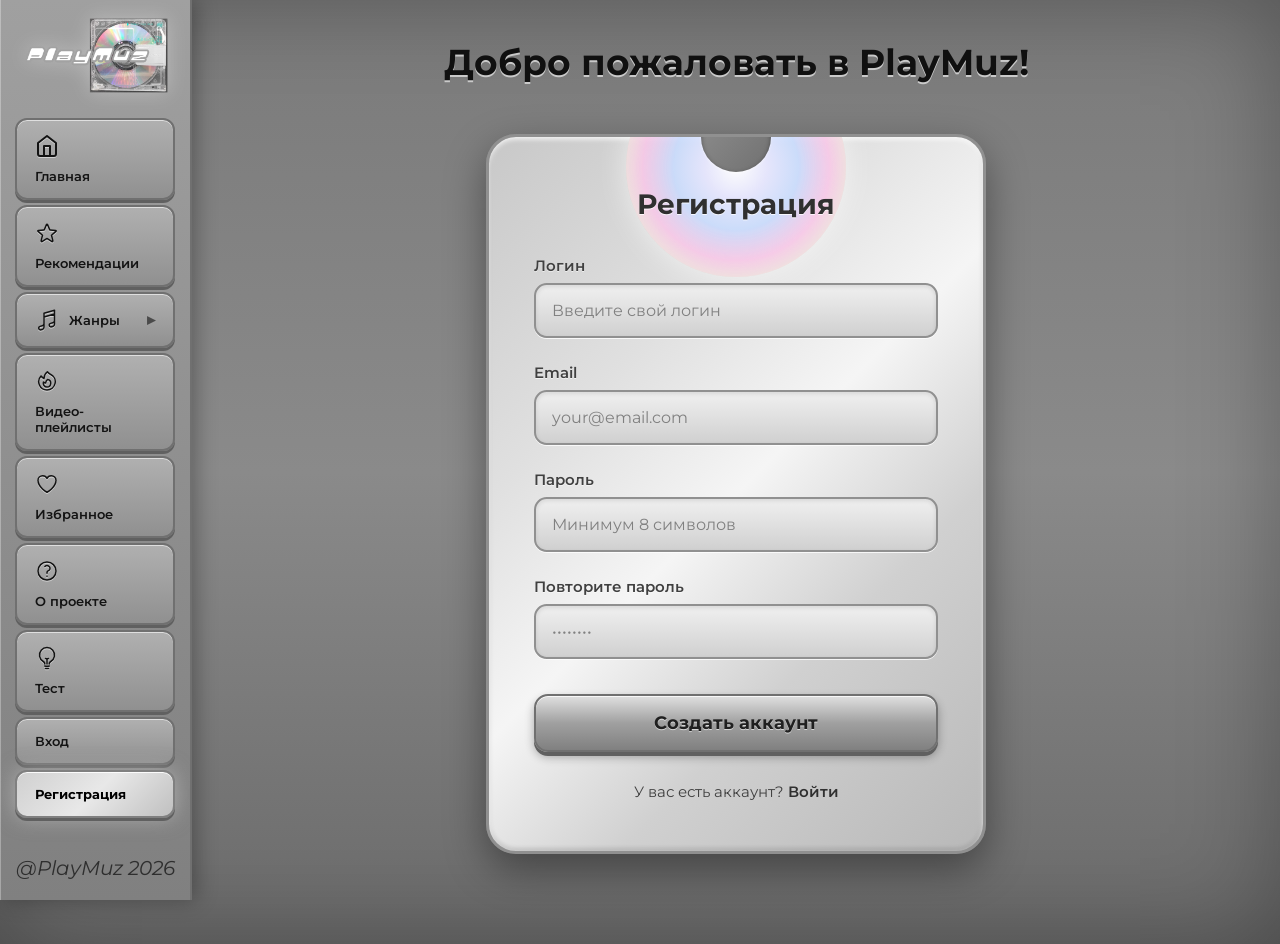
<file: REGISTER.html>
<!DOCTYPE html>
<html lang="ru">
<head>
    <meta charset="UTF-8">
    <meta name="viewport" content="width=device-width, initial-scale=1.0">
    <title>PlayMuz</title>
    <link rel="stylesheet" href="PLAYMUZ.css">
    <link rel="icon" type="image/png" href="icon.png">
    <link href="https://fonts.googleapis.com/css2?family=Montserrat:wght@400;500;600;700&display=swap" rel="stylesheet">
</head>
<body>

<div id="container">

    <button class="burger-btn" onclick="toggleMenu()">☰</button>

    <nav id="navig" class="sidebar">
        
        <div class="sidebar-header">
            <a href="PLAYMUZ.html">
                <img src="playmmuzlogo.png" alt="PlayMuz">
            </a>
        </div>

        <div class="sidebar-menu">
            <a href="PLAYMUZ.html" class="nav-link ">
                <svg class="nav-icon" viewBox="0 0 24 24" fill="none" stroke="currentColor" stroke-width="2" stroke-linecap="round" stroke-linejoin="round">
                    <path d="M3 9l9-7 9 7v11a2 2 0 0 1-2 2H5a2 2 0 0 1-2-2z"/>
                    <polyline points="9 22 9 12 15 12 15 22"/>
                </svg>
                <span>Главная</span>
            </a>
           <a href="RECOMMENDATIONS.html" class="nav-link">
                <svg class="nav-icon" fill="none" viewBox="0 0 24 24" stroke-width="1.5" stroke="currentColor" class="size-6">
                     <path stroke-linecap="round" stroke-linejoin="round" d="M11.48 3.499a.562.562 0 0 1 1.04 0l2.125 5.111a.563.563 0 0 0 .475.345l5.518.442c.499.04.701.663.321.988l-4.204 3.602a.563.563 0 0 0-.182.557l1.285 5.385a.562.562 0 0 1-.84.61l-4.725-2.885a.562.562 0 0 0-.586 0L6.982 20.54a.562.562 0 0 1-.84-.61l1.285-5.386a.562.562 0 0 0-.182-.557l-4.204-3.602a.562.562 0 0 1 .321-.988l5.518-.442a.563.563 0 0 0 .475-.345L11.48 3.5Z" />
                    </svg>

                <span>Рекомендации</span>
            </a>
           <div class="nav-dropdown-wrapper">
    <a href="GENRES.html" class="nav-link">
        <svg class="nav-icon" fill="none" viewBox="0 0 24 24" stroke-width="1.5" stroke="currentColor" class="size-6">
         <path stroke-linecap="round" stroke-linejoin="round" d="m9 9 10.5-3m0 6.553v3.75a2.25 2.25 0 0 1-1.632 2.163l-1.32.377a1.803 1.803 0 1 1-.99-3.467l2.31-.66a2.25 2.25 0 0 0 1.632-2.163Zm0 0V2.25L9 5.25v10.303m0 0v3.75a2.25 2.25 0 0 1-1.632 2.163l-1.32.377a1.803 1.803 0 1 1-.99-3.467l2.31-.66A2.25 2.25 0 0 0 9 15.553Z" />
        </svg>
        <span>Жанры</span>
    </a>
 <ul class="nav-submenu">
        <li><a href="MUSIC.html#metal">Метал</a></li>
        <li><a href="MUSIC.html#pop">Поп</a></li>
        <li><a href="MUSIC.html#alternative">Альтернативная</a></li>
        <li><a href="MUSIC.html#electronic">Электронная</a></li>
        <li><a href="MUSIC.html#rock">Рок</a></li>
        <li><a href="MUSIC.html#classical">Классика</a></li>
         <li><a href="MUSIC.html#indie">Инди</a></li>
    </ul>

</div>
            <a href="POPULAR.html" class="nav-link">
                <svg class="nav-icon" fill="none" viewBox="0 0 24 24" stroke-width="1.5" stroke="currentColor" class="size-6">
                <path stroke-linecap="round" stroke-linejoin="round" d="M15.362 5.214A8.252 8.252 0 0 1 12 21 8.25 8.25 0 0 1 6.038 7.047 8.287 8.287 0 0 0 9 9.601a8.983 8.983 0 0 1 3.361-6.867 8.21 8.21 0 0 0 3 2.48Z" />
                <path stroke-linecap="round" stroke-linejoin="round" d="M12 18a3.75 3.75 0 0 0 .495-7.468 5.99 5.99 0 0 0-1.925 3.547 5.975 5.975 0 0 1-2.133-1.001A3.75 3.75 0 0 0 12 18Z" />
                </svg>
          <span>Видео-плейлисты</span>
                  </a>
            <a href="FAVORITE.html" class="nav-link ">
                <svg class="nav-icon" fill="none" viewBox="0 0 24 24" stroke-width="1.5" stroke="currentColor" class="size-6">
                    <path stroke-linecap="round" stroke-linejoin="round" d="M21 8.25c0-2.485-2.099-4.5-4.688-4.5-1.935 0-3.597 1.126-4.312 2.733-.715-1.607-2.377-2.733-4.313-2.733C5.1 3.75 3 5.765 3 8.25c0 7.22 9 12 9 12s9-4.78 9-12Z" />
                    </svg>
                <span>Избранное</span>
            </a>
            <a href="ABOUT.html" class="nav-link ">
                <svg class="nav-icon" fill="none" viewBox="0 0 24 24" stroke-width="1.5" stroke="currentColor" class="size-6">
                <path stroke-linecap="round" stroke-linejoin="round" d="M9.879 7.519c1.171-1.025 3.071-1.025 4.242 0 1.172 1.025 1.172 2.687 0 3.712-.203.179-.43.326-.67.442-.745.361-1.45.999-1.45 1.827v.75M21 12a9 9 0 1 1-18 0 9 9 0 0 1 18 0Zm-9 5.25h.008v.008H12v-.008Z" />
                  </svg>
                <span>О проекте</span>
            </a>
            <a href="TEST.html" class="nav-link">
                <svg class="nav-icon" fill="none" viewBox="0 0 24 24" stroke-width="1.5" stroke="currentColor" class="size-6">
  <path stroke-linecap="round" stroke-linejoin="round" d="M12 18v-5.25m0 0a6.01 6.01 0 0 0 1.5-.189m-1.5.189a6.01 6.01 0 0 1-1.5-.189m3.75 7.478a12.06 12.06 0 0 1-4.5 0m3.75 2.383a14.406 14.406 0 0 1-3 0M14.25 18v-.192c0-.983.658-1.823 1.508-2.316a7.5 7.5 0 1 0-7.517 0c.85.493 1.509 1.333 1.509 2.316V18" />
</svg>
                <span>Тест</span>
            </a>
             <a href="LOGIN.html" class="nav-link ">
                <span>Вход</span>
            </a>

             <a href="REGISTER.html" class="nav-link active ">
                <span>Регистрация</span>
            </a>
            
        </div>
        <div style="text-align: center; font-style: italic; font-size: 20px; color: #000000a4;">@PlayMuz 2026</div>  
    </nav>
     <main class="main-content">
        <h1 class="page-title" style="text-align: center; margin-bottom: 10px;">Добро пожаловать в PlayMuz!</h1>
        <p style="text-align: center; color: #ccc; margin-bottom: 30px;"> </p>
        
        <div class="auth-card">
            <h2>Регистрация</h2>
            <form action="#" method="POST">
                <label for="login">Логин</label>
                <input type="text" id="login" class="form-control" placeholder="Введите свой логин" required>
                <label for="login">Email</label>
                <input type="text" id="login" class="form-control" placeholder="your@email.com" required>
                
                <label for="password">Пароль</label>
                <input type="password" id="password" class="form-control" placeholder="Минимум 8 символов" required>
                <label for="password">Повторите пароль</label>
                <input type="password" id="password" class="form-control" placeholder="••••••••" required>
                
                <button type="submit" class="btn-submit">Создать аккаунт</button>
            </form>
            
            <div class="auth-link">
                У вас есть аккаунт? <a href="LOGIN.html">Войти</a>
            </div>
        </div>
    </main>

</div>
    
</div>

<script>
function toggleMenu() {
    document.getElementById('navig').classList.toggle('open');
}
</script>
</body>
</html>
</file>
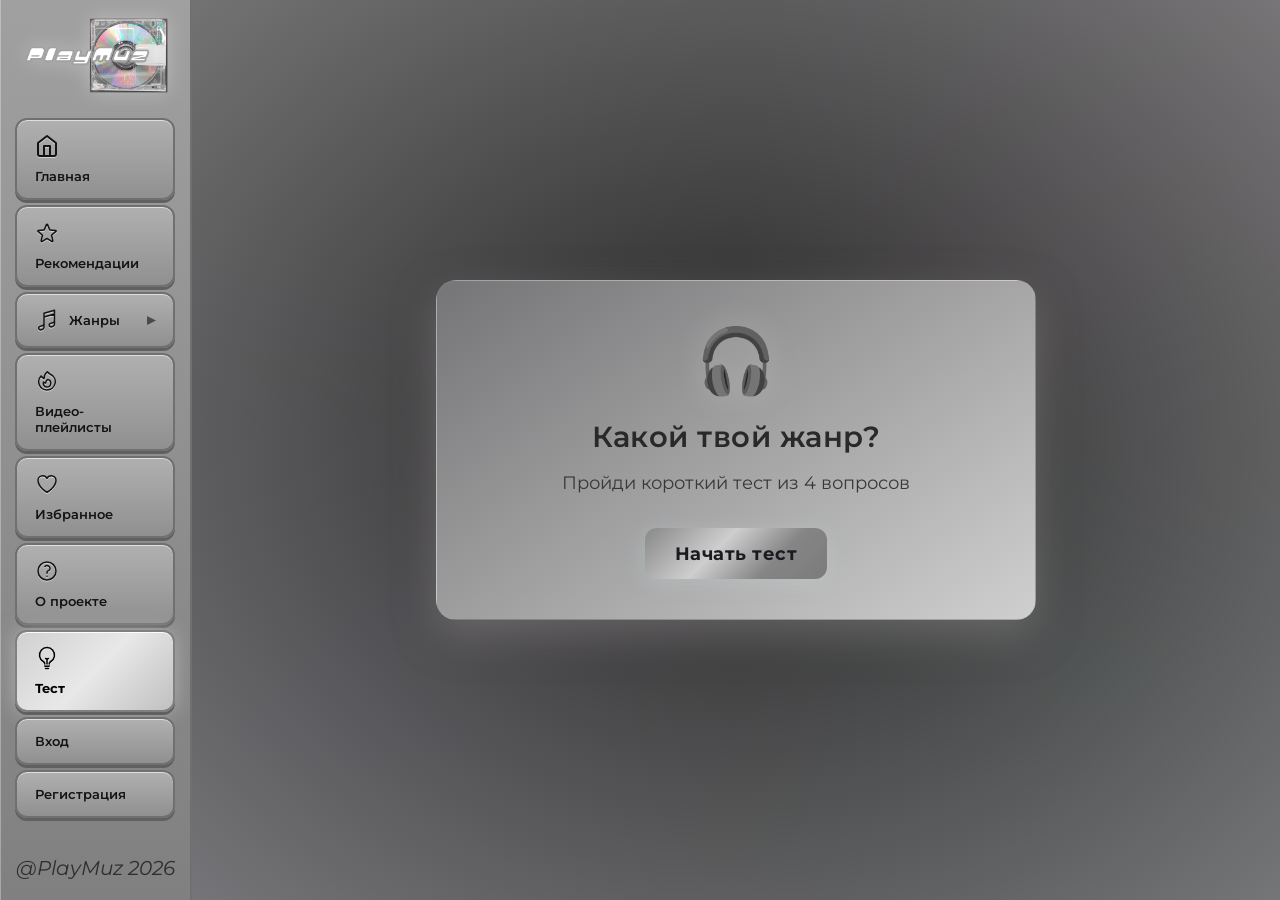
<file: TEST.html>
<!DOCTYPE html>
<html lang="ru">
<head>
    <meta charset="UTF-8">
     <meta name="viewport" content="width=device-width, initial-scale=1.0">
    <title>PlayMuz</title>
    <link rel="stylesheet" href="PLAYMUZ.css">
    <link rel="icon" type="image.png" href="icon.png">
    <link href="https://fonts.googleapis.com/css2?family=Montserrat:wght@400;500;600;700&display=swap" rel="stylesheet">
</head>
<body>
<style>

.quiz-page {
    display: flex;
    justify-content: center;
    align-items: center;
    min-height: 100vh;
    padding: 20px;
    background: radial-gradient(ellipse at center, #242424 0%, #737374 100%);
    position: relative;
    overflow: hidden;
}

.quiz-page::before {
    content: '';
    position: absolute;
    top: -50%;
    left: -50%;
    width: 200%;
    height: 200%;
    background: conic-gradient(
        from 0deg,
        transparent 0deg,
        rgba(255, 182, 213, 0.03) 60deg,
        rgba(136, 211, 206, 0.03) 120deg,
        rgba(176, 176, 200, 0.03) 180deg,
        rgba(200, 170, 255, 0.03) 240deg,
        transparent 300deg
    );
    animation: cdShine 20s linear infinite;
    pointer-events: none;
}

@keyframes cdShine {
    from { transform: rotate(0deg); }
    to { transform: rotate(360deg); }
}

.quiz-container {
    background: linear-gradient(145deg, #757577 0%, #cfcfcf 100%);
    border-radius: 20px;
    padding: 40px;
    max-width: 600px;
    width: 100%;
    text-align: center;
    box-shadow: 
        0 15px 40px rgba(138, 134, 134, 0.5),
        inset 0 1px 0 rgba(161, 160, 160, 0.05);
    border: 1px solid rgba(176, 176, 190, 0.15);
    position: relative;
    z-index: 1;
}

.quiz-screen {
    display: none;
    animation: fadeIn 0.5s ease;
}

.quiz-screen.active {
    display: block;
}

@keyframes fadeIn {
    from { opacity: 0; transform: translateY(10px); }
    to { opacity: 1; transform: translateY(0); }
}

.quiz-icon {
    font-size: 4rem;
    margin-bottom: 20px;
    filter: drop-shadow(0 0 15px rgba(224, 224, 224, 0.3));
}

.quiz-container h2 {
    color: #292929;
    font-size: 1.8rem;
    margin-bottom: 15px;
    font-weight: 600;
    letter-spacing: 0.5px;
}

.quiz-container p {
    color: #383838;
    font-size: 1.1rem;
    line-height: 1.6;
    margin-bottom: 30px;
}


.quiz-progress {
    width: 100%;
    height: 6px;
    background: rgba(176, 176, 190, 0.15);
    border-radius: 3px;
    margin-bottom: 30px;
    overflow: hidden;
}

.quiz-progress-bar {
    height: 100%;
    width: 0%;
    background: linear-gradient(
        90deg,
        #e9a9a9 0%,   
        #e7ba95 30%,  
        #eee3b1 60%,   
        #a6c4a6 100%   
    );
    transition: width 0.4s ease;
    box-shadow: 0 0 10px rgba(136, 211, 206, 0.4);
}



.quiz-options {
    display: flex;
    flex-direction: column;
    gap: 12px;
}

.quiz-option-btn {
    background: rgba(175, 175, 175, 0.192);
    color: #000000;
    border: 1px solid rgba(176, 176, 190, 0.2);
    padding: 15px 20px;
    border-radius: 12px;
    font-size: 1rem;
    cursor: pointer;
    transition: all 0.3s ease;
    text-align: left;
    font-family: 'Montserrat', sans-serif;
    backdrop-filter: blur(5px);
}

.quiz-option-btn:hover {
    background: rgba(53, 53, 53, 0.12);
    border-color: rgba(243, 243, 243, 0.5);
    transform: translateX(5px);
    box-shadow: 0 4px 15px rgba(237, 238, 238, 0.15);
    color: lab(100% 0.01 -0.01);
}

.quiz-actions {
    display: flex;
    flex-direction: column;
    gap: 15px;
    margin-top: 20px;
}

.quiz-btn {
    padding: 15px 30px;
    border-radius: 12px;
    font-size: 1.1rem;
    font-weight: 600;
    cursor: pointer;
    border: none;
    transition: transform 0.2s, box-shadow 0.2s;
    font-family: 'Montserrat', sans-serif;
    letter-spacing: 0.5px;
}

.quiz-btn.primary {
    background: linear-gradient(
        135deg,
        #888888 0%,
        #cecece 40%,
        #858586 70%,
        #7b7b7c 100%
    );
    color: #1a1a1f;
    font-weight: 700;
    box-shadow: 0 4px 20px rgba(198, 218, 216, 0.3);
}

.quiz-btn.primary:hover {
    transform: translateY(-2px);
    box-shadow: 
        0 8px 25px rgba(235, 238, 238, 0.4),
        0 0 30px rgba(200, 168, 255, 0.2);
}

.quiz-btn.secondary {
    background: transparent;
    color: #525257;
    border: 1px solid rgba(176, 176, 190, 0.3);
}

.quiz-btn.secondary:hover {
    border-color: rgba(124, 126, 126, 0.6);
    color: #2d2d2e;
    background: rgba(54, 54, 54, 0.08);
}


.highlight {
    background: linear-gradient(
        90deg,
        #616060 0%,
        #636057 35%,
        #666674 65%,
        #323238 100%
    );
    -webkit-background-clip: text;
    -webkit-text-fill-color: transparent;
    background-clip: text;
    font-weight: 700;
    filter: drop-shadow(0 0 8px rgba(95, 95, 95, 0.3));
    box-shadow: #292929;
}


@media (max-width: 600px) {
    .quiz-container {
        padding: 25px 20px;
    }
    .quiz-container h2 {
        font-size: 1.4rem;
    }
    .quiz-icon {
        font-size: 3rem;
    }
}
</style>
<div id="container">

    <button class="burger-btn" onclick="toggleMenu()">☰</button>

    <nav id="navig" class="sidebar">
        
        <div class="sidebar-header">
            <a href="PLAYMUZ.html">
                <img src="playmmuzlogo.png" alt="PlayMuz">
            </a>
        </div>

        <div class="sidebar-menu">
            <a href="PLAYMUZ.html" class="nav-link">
                <svg class="nav-icon" viewBox="0 0 24 24" fill="none" stroke="currentColor" stroke-width="2" stroke-linecap="round" stroke-linejoin="round">
                    <path d="M3 9l9-7 9 7v11a2 2 0 0 1-2 2H5a2 2 0 0 1-2-2z"/>
                    <polyline points="9 22 9 12 15 12 15 22"/>
                </svg>
                <span>Главная</span>
            </a>
           <a href="RECOMMENDATIONS.html" class="nav-link">
                <svg class="nav-icon" fill="none" viewBox="0 0 24 24" stroke-width="1.5" stroke="currentColor" class="size-6">
                     <path stroke-linecap="round" stroke-linejoin="round" d="M11.48 3.499a.562.562 0 0 1 1.04 0l2.125 5.111a.563.563 0 0 0 .475.345l5.518.442c.499.04.701.663.321.988l-4.204 3.602a.563.563 0 0 0-.182.557l1.285 5.385a.562.562 0 0 1-.84.61l-4.725-2.885a.562.562 0 0 0-.586 0L6.982 20.54a.562.562 0 0 1-.84-.61l1.285-5.386a.562.562 0 0 0-.182-.557l-4.204-3.602a.562.562 0 0 1 .321-.988l5.518-.442a.563.563 0 0 0 .475-.345L11.48 3.5Z" />
                    </svg>
                <span>Рекомендации</span>
            </a>
            <div class="nav-dropdown-wrapper">
    
    <a href="GENRES.html" class="nav-link">
        <svg class="nav-icon" fill="none" viewBox="0 0 24 24" stroke-width="1.5" stroke="currentColor" class="size-6">
         <path stroke-linecap="round" stroke-linejoin="round" d="m9 9 10.5-3m0 6.553v3.75a2.25 2.25 0 0 1-1.632 2.163l-1.32.377a1.803 1.803 0 1 1-.99-3.467l2.31-.66a2.25 2.25 0 0 0 1.632-2.163Zm0 0V2.25L9 5.25v10.303m0 0v3.75a2.25 2.25 0 0 1-1.632 2.163l-1.32.377a1.803 1.803 0 1 1-.99-3.467l2.31-.66A2.25 2.25 0 0 0 9 15.553Z" />
        </svg>
        <span>Жанры</span>
    </a> 
    <ul class="nav-submenu">
        <li><a href="MUSIC.html#metal">Метал</a></li>
        <li><a href="MUSIC.html#pop">Поп</a></li>
        <li><a href="MUSIC.html#alternative">Альтернативная</a></li>
        <li><a href="MUSIC.html#electronic">Электронная</a></li>
        <li><a href="MUSIC.html#rock">Рок</a></li>
        <li><a href="MUSIC.html#classical">Классика</a></li>
         <li><a href="MUSIC.html#indie">Инди</a></li>
    </ul>
</div>
            <a href="POPULAR.html" class="nav-link">
                <svg class="nav-icon" fill="none" viewBox="0 0 24 24" stroke-width="1.5" stroke="currentColor" class="size-6">
                <path stroke-linecap="round" stroke-linejoin="round" d="M15.362 5.214A8.252 8.252 0 0 1 12 21 8.25 8.25 0 0 1 6.038 7.047 8.287 8.287 0 0 0 9 9.601a8.983 8.983 0 0 1 3.361-6.867 8.21 8.21 0 0 0 3 2.48Z" />
                <path stroke-linecap="round" stroke-linejoin="round" d="M12 18a3.75 3.75 0 0 0 .495-7.468 5.99 5.99 0 0 0-1.925 3.547 5.975 5.975 0 0 1-2.133-1.001A3.75 3.75 0 0 0 12 18Z" />
                </svg>
              <span>Видео-плейлисты</span>
                  </a>
            <a href="FAVORITE.html" class="nav-link">
                <svg class="nav-icon" fill="none" viewBox="0 0 24 24" stroke-width="1.5" stroke="currentColor" class="size-6">
                    <path stroke-linecap="round" stroke-linejoin="round" d="M21 8.25c0-2.485-2.099-4.5-4.688-4.5-1.935 0-3.597 1.126-4.312 2.733-.715-1.607-2.377-2.733-4.313-2.733C5.1 3.75 3 5.765 3 8.25c0 7.22 9 12 9 12s9-4.78 9-12Z" />
                    </svg>
                <span>Избранное</span>
            </a>
            <a href="ABOUT.html" class="nav-link">
                <svg class="nav-icon" fill="none" viewBox="0 0 24 24" stroke-width="1.5" stroke="currentColor" class="size-6">
                <path stroke-linecap="round" stroke-linejoin="round" d="M9.879 7.519c1.171-1.025 3.071-1.025 4.242 0 1.172 1.025 1.172 2.687 0 3.712-.203.179-.43.326-.67.442-.745.361-1.45.999-1.45 1.827v.75M21 12a9 9 0 1 1-18 0 9 9 0 0 1 18 0Zm-9 5.25h.008v.008H12v-.008Z" />
                  </svg>

                <span>О проекте</span>
            </a>
            <a href="TEST.html" class="nav-link active">
                <svg class="nav-icon" fill="none" viewBox="0 0 24 24" stroke-width="1.5" stroke="currentColor" class="size-6">
  <path stroke-linecap="round" stroke-linejoin="round" d="M12 18v-5.25m0 0a6.01 6.01 0 0 0 1.5-.189m-1.5.189a6.01 6.01 0 0 1-1.5-.189m3.75 7.478a12.06 12.06 0 0 1-4.5 0m3.75 2.383a14.406 14.406 0 0 1-3 0M14.25 18v-.192c0-.983.658-1.823 1.508-2.316a7.5 7.5 0 1 0-7.517 0c.85.493 1.509 1.333 1.509 2.316V18" />
</svg>
                <span>Тест</span>
            </a>
             <a href="LOGIN.html" class="nav-link">
                <span>Вход</span>
            </a>

             <a href="REGISTER.html" class="nav-link">
                <span>Регистрация</span>
             </a>
        </div>

        <div style="text-align: center; font-style: italic; font-size: 20px; color: #000000a4;">@PlayMuz 2026</div> 
    </nav>    


<main class="main-content quiz-page">
    <div class="quiz-container">

        <div id="quiz-start" class="quiz-screen active">
            <div class="quiz-icon">🎧</div>
            <h2>Какой твой жанр?</h2>
            <p>Пройди короткий тест из 4 вопросов</p>
            <button class="quiz-btn primary" onclick="startQuiz()">Начать тест</button>
        </div>

        
        <div id="quiz-question" class="quiz-screen">
            <div class="quiz-progress">
                <div class="quiz-progress-bar" id="progress-bar"></div>
            </div>
            <h3 id="question-text">Текст вопроса</h3> <br>
            <div class="quiz-options" id="quiz-options">
               
            </div>
        </div>

        <div id="quiz-result" class="quiz-screen">
            <div class="quiz-icon" id="result-icon">🎵</div>
            <h2>Твой жанр: <span id="result-genre" class="highlight">Жанр</span></h2>
            <p id="result-desc">Описание результата.</p>
            <div class="quiz-actions">
                <button class="quiz-btn primary" onclick="goToPlaylist()">Слушать плейлист</button>
                <button class="quiz-btn secondary" onclick="restartQuiz()">Пройти заново</button>
            </div>
        </div>
    </div>
</main>
</div>
</div>
<script>

const quizData = {
    questions: [
        {
            text: "Как ты обычно проводишь свободное время?",
            options: [
                { text: "Ищу что-нибудь интересное, чтобы зарядиться энергией.", genre: "pop" },
                { text: "Слушаю музыку и погружаюсь в собственные мысли.", genre: "indie" },
                { text: "Играю, смотрю что-нибудь или изучаю новые технологии.", genre: "electronic" },
                { text: "Ищу вдохновение в искусстве, книгах и классических произведениях.", genre: "classical" },
                { text: "Предпочитаю активный отдых и яркие впечатления.", genre: "rock" }
            ]
        },
        {
            text: "Представь, что ты выбираешь музыку для долгой поездки. Что включишь?",
            options: [
                { text: "Что-нибудь популярное, чтобы подпевать всю дорогу.", genre: "pop" },
                { text: "Меланхоличные песни для размышлений.", genre: "indie" },
                { text: "Энергичные электронные биты и синтезаторы.", genre: "electronic" },
                { text: "Красивые инструментальные композиции.", genre: "classical" },
                { text: "Мощные гитарные риффы на полную громкость.", genre: "rock" }
            ]
        },
        {
            text: "Какое настроение ты чаще всего ищешь в музыке?",
            options: [
                { text: "Лёгкость, радость и желание двигаться.", genre: "pop" },
                { text: "Уютную грусть и немного ностальгии.", genre: "indie" },
                { text: "Атмосферу другого мира и космическое звучание.", genre: "electronic" },
                { text: "Гармонию, красоту и эмоциональную глубину.", genre: "classical" },
                { text: "Свободу, драйв и желание перевернуть весь мир.", genre: "rock" }
            ]
        },
        {
            text: "Что для тебя важнее всего в музыкальной композиции?",
            options: [
                { text: "Запоминающаяся мелодия и яркий припев.", genre: "pop" },
                { text: "Искренний текст и необычная атмосфера.", genre: "indie" },
                { text: "Ритм, звучание и интересные эффекты.", genre: "electronic" },
                { text: "Сложность композиции и мастерство исполнения.", genre: "classical" },
                { text: "Энергия инструментов и выразительный вокал.", genre: "rock" }
            ]
        },
        {
            text: "Выбери место, в котором тебе хотелось бы оказаться прямо сейчас.",
            options: [
                { text: "На огромном концерте, где весь зал поёт вместе.", genre: "pop" },
                { text: "В маленьком уютном кафе под дождём.", genre: "indie" },
                { text: "На ночном фестивале с неоновыми огнями.", genre: "electronic" },
                { text: "В старинном концертном зале с живым оркестром.", genre: "classical" },
                { text: "На рок-фестивале среди тысяч поклонников.", genre: "rock" }
            ]
        }
    ],

    results: {
        pop: {
            icon: "",
            genre: "Поп-музыка (Pop)",
            desc: "Ты ценишь яркие эмоции, запоминающиеся мелодии и атмосферу праздника. Тебе нравится музыка, которая легко поднимает настроение и заряжает энергией. Главный герой музыкального клипа — определённо ты.",
            playlistLink: "MUSIC.html#pop"
        },

        rock: {
            icon: "",
            genre: "Рок (Rock)",
            desc: "Ты любишь выразительное звучание, мощные инструменты и свободу самовыражения. Тебе по душе музыка с характером, которая не боится быть громкой и эмоциональной. Внутри тебя определённо живёт немного бунтарства.",
            playlistLink: "MUSIC.html#rock"
        },

        classical: {
            icon: "",
            genre: "Классическая музыка (Classical)",
            desc: "Ты ценишь гармонию, детали и красоту музыкальных произведений. Тебе интересно открывать для себя сложные композиции и замечать то, что другие могут упустить. Возможно, ты просто родился не в той музыкальной эпохе.",
            playlistLink: "MUSIC.html#classical"
        },

        indie: {
            icon: "",
            genre: "Инди и альтернатива (Indie)",
            desc: "Ты ценишь самобытность, атмосферу и искренность. Тебе нравится находить необычные композиции, которые словно рассказывают личную историю. Иногда одна песня способна передать больше, чем целый разговор.",
            playlistLink: "MUSIC.html#indie"
        },

        electronic: {
            icon: "",
            genre: "Электронная музыка (EDM)",
            desc: "Тебя привлекают эксперименты со звуком, необычные ритмы и футуристичная атмосфера. Ты любишь музыку, которая переносит в совершенно другое пространство. Где-то на фоне уже играет синтезатор из 2000-х.",
            playlistLink: "MUSIC.html#electronic"
        }
    }
};


    let currentQuestion = 0;
    let scores = { pop: 0, rock: 0, classical: 0, indie: 0, electronic: 0 };

    function startQuiz() {
        document.getElementById('quiz-start').classList.remove('active');
        document.getElementById('quiz-question').classList.add('active');
        currentQuestion = 0;
        scores = { pop: 0, rock: 0, classical: 0, indie: 0, electronic: 0 };
        showQuestion();
    }

    function showQuestion() {
        const q = quizData.questions[currentQuestion];
        document.getElementById('question-text').innerText = q.text;
        

        const progress = ((currentQuestion) / quizData.questions.length) * 100;
        document.getElementById('progress-bar').style.width = progress + '%';

        const optionsContainer = document.getElementById('quiz-options');
        optionsContainer.innerHTML = ''; 

        q.options.forEach(option => {
            const btn = document.createElement('button');
            btn.className = 'quiz-option-btn';
            btn.innerText = option.text;
            btn.onclick = () => selectAnswer(option.genre);
            optionsContainer.appendChild(btn);
        });
    }

    function selectAnswer(genre) {
        scores[genre]++;
        currentQuestion++;

        if (currentQuestion < quizData.questions.length) {
            showQuestion();
        } else {
            showResult();
        }
    }

    function showResult() {
        document.getElementById('quiz-question').classList.remove('active');
        document.getElementById('quiz-result').classList.add('active');
        document.getElementById('progress-bar').style.width = '100%';


        let maxScore = 0;
        let resultGenre = 'pop'; 

        for (const [genre, score] of Object.entries(scores)) {
            if (score > maxScore) {
                maxScore = score;
                resultGenre = genre;
            }
        }

        const resultData = quizData.results[resultGenre];
        document.getElementById('result-icon').innerText = resultData.icon;
        document.getElementById('result-genre').innerText = resultData.genre;
        document.getElementById('result-desc').innerText = resultData.desc;

        document.getElementById('quiz-result').dataset.link = resultData.playlistLink;
    }

    function goToPlaylist() {
        const link = document.getElementById('quiz-result').dataset.link;
        window.location.href = link; 
    }

    function restartQuiz() {
        document.getElementById('quiz-result').classList.remove('active');
        document.getElementById('quiz-start').classList.add('active');
    }
</script>
<script>
function toggleMenu() {
    document.getElementById('navig').classList.toggle('open');
}
</script>
</body>
</html>
</file>
<file: PLAYMUZ.css>
* {
    margin: 0;
    padding: 0;
    box-sizing: border-box;
}

body {
    background: linear-gradient(135deg, #6a6a6a 0%, #8a8a8a 50%, #6a6a6a 100%);
    background-size: 400% 400%;
    animation: metalGradient 15s ease infinite;
    font-family: 'Montserrat', sans-serif;
    color: #fff;
    overflow-x: hidden; 
}

@keyframes metalGradient {
    0% { background-position: 0% 50%; }
    50% { background-position: 100% 50%; }
    100% { background-position: 0% 50%; }
}

#container {
    display: flex;
    min-height: 100vh;
    background: linear-gradient(180deg, #7a7a7a 0%, #8a8a8a 50%, #6a6a6a 100%);
    box-shadow: inset 0 0 100px rgba(0, 0, 0, 0.3);
}


.cards-container {
    flex: 1;
    padding: clamp(15px, 3vw, 20px);
    overflow-y: auto;
    display: grid;
    grid-template-columns: repeat(3, 1fr);
    gap: 20px;
}

.cartochki-card {
    border: 3px solid #909090;
    border-radius: 15px;
    overflow: hidden;
    background: linear-gradient(135deg, #c0c0c0 0%, #e8e8e8 50%, #a0a0a0 100%);
    transition: all 0.3s ease;
    display: flex;
    align-items: flex-end;
    justify-content: flex-end;
    cursor: pointer;
    min-height: clamp(120px, 15vw, 200px); 
    box-shadow: 
        0 5px 15px rgba(0, 0, 0, 0.3),
        inset 0 1px 0 rgba(255, 255, 255, 0.8),
        inset 0 -1px 0 rgba(0, 0, 0, 0.2);
    aspect-ratio: 16 / 9;
}

.cartochki-card:hover {
    transform: translateY(-5px) scale(1.02);
    box-shadow: 
        0 10px 30px rgba(0, 0, 0, 0.4),
        inset 0 1px 0 rgba(255, 255, 255, 0.9),
        0 0 20px rgba(200, 200, 200, 0.5);
}

.cartochki-body {
    text-align: left;
    width: 100%;
    
}

.cartochki-card h4 {
    color: #e0e0e0;
    font-size: clamp(14px, 2vw, 24px);
    margin: clamp(10px, 2vw, 20px);
    text-align: right;
    font-weight: 700;
    text-shadow: 0 1px 0 rgba(58, 58, 58, 0.6);
}


.burger-btn {
    display: none;
    position: fixed;
    top: clamp(10px, 2vw, 20px);
    left: clamp(10px, 2vw, 20px);
    z-index: 100;
    background: linear-gradient(180deg, #c0c0c0 0%, #909090 100%);
    border: 2px solid #707070;
    color: #202020;
    font-size: clamp(18px, 3vw, 24px);
    width: clamp(40px, 8vw, 50px);
    height: clamp(40px, 8vw, 50px);
    border-radius: 50%;
    cursor: pointer;
    box-shadow: 
        0 4px 0 #606060,
        0 5px 10px rgba(0, 0, 0, 0.3),
        inset 0 1px 0 rgba(255, 255, 255, 0.8);
    transition: all 0.3s ease;
}

.burger-btn:hover {
    transform: translateY(-2px);
    box-shadow: 
        0 6px 0 #606060,
        0 7px 15px rgba(0, 0, 0, 0.3),
        inset 0 1px 0 rgba(255, 255, 255, 0.9);
}

.burger-btn:active {
    transform: translateY(2px);
    box-shadow: 
        0 2px 0 #606060,
        0 3px 5px rgba(0, 0, 0, 0.3);
}



.sidebar {
    background: linear-gradient(180deg, #a0a0a0 0%, #909090 50%, #808080 100%);
    width: clamp(180px, 15vw, 250px); 
    min-width: clamp(150px, 12vw, 200px);
    height: 100vh;
    position: sticky;
    top: 0;
    display: flex;
    flex-direction: column;
    padding: clamp(15px, 2vw, 20px) 0;
    box-shadow: 
        4px 0 20px rgba(0, 0, 0, 0.3),
        inset 1px 0 0 rgba(255, 255, 255, 0.3);
    border-right: 2px solid #707070;
    overflow-y: auto;
    
}

.sidebar-header {
    display: flex;
    justify-content: center;
    align-items: center;
    padding: clamp(10px, 2vw, 20px);
    margin-bottom: clamp(10px, 2vw, 20px);
}

.sidebar-header img {
    height: auto;
    margin-top: -50px;
    width: clamp(100px, 12vw, 180px);  
    max-width: 100%;
    display: block;
    filter: drop-shadow(0 0 10px rgba(255, 255, 255, 0.3));
    transition: all 0.3s ease;
}

.sidebar-header img:hover {
    filter: drop-shadow(0 0 20px rgba(255, 255, 255, 0.5));
    transform: scale(1.05);
}
@media(max-width: 720px) {
    
.sidebar-header img {
    height: auto;
    margin-top: -40px;
    width: clamp(100px, 10vw, 190px); 
    max-width: 100%;
    display: block;
    filter: drop-shadow(0 0 10px rgba(255, 255, 255, 0.3));
    transition: all 0.3s ease;
    

}

.sidebar-header img:hover {
    filter: drop-shadow(0 0 20px rgba(255, 255, 255, 0.5));
    transform: scale(1.05);
}
}
.sidebar-menu {
    display: flex;
    flex-direction: column;
    gap: clamp(2px, 1vw, 5px);
    padding: 0 clamp(10px, 2vw, 15px);
    flex: 1;
    margin-top: -40px;
}

.nav-link {
    display: grid;
    align-items: center;
    gap: clamp(10px, 2vw, 9px);
    padding: clamp(10px, 1.5vw, 14px) clamp(12px, 2vw, 18px);
    text-decoration: none;
    color: #131313;
    font-size: clamp(12px, 1.2vw, 13px);
    font-weight: 600;
    border-radius: 12px;
    transition: all 0.3s ease;
    background: linear-gradient(180deg, #b0b0b0 0%, #909090 100%);
    border: 2px solid #707070;
    box-shadow: 
        0 3px 0 #606060,
        inset 0 1px 0 rgba(255, 255, 255, 0.6);
}

.nav-link:hover {
    background: linear-gradient(180deg, #c0c0c0 0%, #a0a0a0 100%);
    color: #141414;
    transform: translateX(5px);
    box-shadow: 
        0 3px 0 #606060,
        inset 0 1px 0 rgba(255, 255, 255, 0.8),
        0 0 15px rgba(200, 200, 200, 0.4);
}

.nav-link.active {
    color: #000000;
    font-weight: 700;
    background: linear-gradient(135deg, #d0d0d0 0%, #e8e8e8 50%, #c0c0c0 100%);
    border-color: #808080;
    box-shadow: 
        0 3px 0 #606060,
        inset 0 1px 0 rgba(255, 255, 255, 0.9),
        0 0 20px rgba(200, 200, 200, 0.6);
}

.nav-icon {
    width: clamp(18px, 2vw, 24px);
    height: clamp(18px, 2vw, 24px);
    flex-shrink: 0;
    stroke: currentColor;
    filter: drop-shadow(0 1px 0 rgba(255, 255, 255, 0.5));
}


.main-content {
    flex: 1;
    padding: clamp(20px, 4vw, 40px);
    overflow-y: auto;
    max-width: 100%;
}


.hero {
    background: linear-gradient(135deg, #bdbcbc 0%, #a0a0a0 50%, #7a7a7a 100%);
    border-radius: clamp(15px, 2vw, 20px);
    padding: clamp(20px, 4vw, 40px) clamp(15px, 3vw, 35px);
    margin-bottom: clamp(20px, 4vw, 40px);
    border: 3px solid #909090;
    box-shadow: 
        0 10px 30px rgba(0, 0, 0, 0.3),
        inset 0 1px 0 rgba(255, 255, 255, 0.6),
        inset 0 -1px 0 rgba(0, 0, 0, 0.2);
}

.hero-title {
    font-size: clamp(24px, 4vw, 36px);
    font-weight: 700;
    margin-bottom: 12px;
    color: #101010;
    text-shadow: 0 1px 0 rgba(255, 255, 255, 0.8);
}

.hero-subtitle {
    font-size: clamp(18px, 3vw, 24px);
    font-weight: 600;
    color: #303030;
    margin-bottom: 15px;
    text-shadow: 0 1px 0 rgba(255, 255, 255, 0.6);
}

.hero-text {
    font-size: clamp(13px, 1.5vw, 16px);
    line-height: 1.6;
    color: #252525;
    max-width: 100%;
}



.section {
    margin-bottom: clamp(25px, 4vw, 40px);
}

.section-title {
    font-size: clamp(20px, 3vw, 28px);
    font-weight: 700;
    margin-bottom: clamp(15px, 2vw, 25px);
    color: #101010;
    text-shadow: 0 1px 0 rgba(255, 255, 255, 0.6);
}



.popular-grid {
    display: grid;
    grid-template-columns: repeat(auto-fill, minmax(200px, 1fr)); 
    gap: clamp(10px, 2vw, 20px);
}

.pop-card {
    aspect-ratio: 10 / 10;
    border-radius: clamp(10px, 1.5vw, 15px);
    display: flex;
    align-items: flex-end;
    padding: clamp(12px, 2vw, 20px);
    cursor: pointer;
    transition: all 0.3s;
    background-size: cover;
    background-position: center;
    border: 3px solid #909090;
    background: linear-gradient(135deg, #b0b0b0 0%, #d0d0d0 100%);
    box-shadow: 
        0 5px 15px rgba(0, 0, 0, 0.3),
        inset 0 1px 0 rgba(255, 255, 255, 0.6);
}

.pop-card:hover {
    transform: translateY(-4px) scale(1.02);
    box-shadow: 
        0 10px 25px rgba(0, 0, 0, 0.4),
        inset 0 1px 0 rgba(255, 255, 255, 0.8),
        0 0 20px rgba(200, 200, 200, 0.5);
}

.pop-label {
    color: #dbdbdb;
    font-size: clamp(14px, 2vw, 20px);
    font-weight: 600;
    text-shadow: 0 1px 0 rgba(5, 5, 5, 0.6);
}



.mood-grid {
    display: grid;
    grid-template-columns: repeat(auto-fit, minmax(250px, 1fr)); 
    gap: clamp(10px, 2vw, 20px);
}

.mood-card {
    border-radius: clamp(10px, 1.5vw, 15px);
    padding: clamp(20px, 3vw, 35px) clamp(15px, 2vw, 25px);
    text-decoration: none;
    transition: all 0.3s;
    background: linear-gradient(135deg, #a0a0a0 0%, #c0c0c0 100%);
    border: 3px solid #909090;
    box-shadow: 
        0 5px 15px rgba(0, 0, 0, 0.3),
        inset 0 1px 0 rgba(255, 255, 255, 0.6);
}

.mood-card:hover {
    transform: translateY(-3px);
    box-shadow: 
        0 10px 25px rgba(0, 0, 0, 0.4),
        inset 0 1px 0 rgba(255, 255, 255, 0.8);
}

.mood-label {
    color: #151515;
    font-size: clamp(16px, 2.5vw, 22px);
    font-weight: 600;
    text-shadow: 0 1px 0 rgba(255, 255, 255, 0.6);
}



.random-card {
    background: linear-gradient(135deg, #e2c7c7 0%, #d4c5e8 50%, #c5bbd8 100%);
    border-radius: clamp(10px, 1.5vw, 15px);
    padding: clamp(20px, 3vw, 35px);
    border: 3px solid #9080a0;
    box-shadow: 
        0 5px 15px rgba(0, 0, 0, 0.3),
        inset 0 1px 0 rgba(255, 255, 255, 0.6);
}

.random-title {
    font-size: clamp(18px, 2.5vw, 24px);
    font-weight: 700;
    color: #202020;
    margin-bottom: 10px;
    text-shadow: 0 1px 0 rgba(255, 255, 255, 0.6);
}

.random-text {
    font-size: clamp(14px, 1.8vw, 18px);
    color: #303030;
    margin-bottom: 20px;
}

.random-btn {
    background: linear-gradient(180deg, #e4dede 0%, #a0a0a0 100%);
    border: 2px solid #a19c9c;
    color: #202020;
    padding: clamp(10px, 1.5vw, 14px) clamp(18px, 2.5vw, 25px);
    border-radius: 20px;
    font-size: clamp(13px, 1.5vw, 16px);
    cursor: pointer;
    transition: all 0.3s;
    font-weight: 600;
    box-shadow: 
        0 3px 0 #606060,
        inset 0 1px 0 rgba(255, 255, 255, 0.6);
}

.random-btn:hover {
    background: linear-gradient(180deg, #e0e0e0 0%, #b0b0b0 100%);
    transform: translateY(-2px);
    box-shadow: 
        0 5px 0 #606060,
        inset 0 1px 0 rgba(255, 255, 255, 0.8);
}



.new-card {
    background: linear-gradient(135deg, #e4e4e4 0%, #8f8f8fab 100%);
    border-radius: clamp(10px, 1.5vw, 15px);
    padding: clamp(15px, 2vw, 25px);
    display: flex;
    align-items: center;
    gap: clamp(15px, 2vw, 25px);
    cursor: pointer;
    transition: all 0.3s;
    border: 3px solid #adacac;
    box-shadow: 
        0 5px 15px rgba(0, 0, 0, 0.3),
        inset 0 1px 0 rgba(255, 255, 255, 0.4);
}

.new-card:hover {
    transform: translateY(-3px);
    box-shadow: 
        0 10px 25px rgba(0, 0, 0, 0.4),
        inset 0 1px 0 rgba(255, 255, 255, 0.6);
}

.new-cover {
    width: clamp(60px, 8vw, 90px);
    height: clamp(60px, 8vw, 90px);
    border-radius: clamp(8px, 1vw, 12px);
    flex-shrink: 0;
    background: linear-gradient(135deg, #a0a0a0 0%, #c0c0c0 100%);
    border: 2px solid #929292;
}

.new-title {
    font-size: clamp(15px, 2vw, 20px);
    font-weight: 700;
    color: #101010;
    margin-bottom: 5px;
    text-shadow: 0 1px 0 rgba(255, 255, 255, 0.6);
}

.new-desc {
    font-size: clamp(11px, 1.3vw, 14px);
    color: #303030;
}


.video-container {
    width: 100%;
    max-width: 100%; 
    height: auto;
    background: #101010;
    border-radius: clamp(12px, 2vw, 18px);
    overflow: hidden;
    border: 4px solid #909090;
    box-shadow: 
        0 10px 30px rgba(0, 0, 0, 0.5),
        inset 0 1px 0 rgba(255, 255, 255, 0.3);
    margin-bottom: clamp(15px, 2vw, 25px);
}

.video-container video {
    width: 100%;
    height: auto;
    display: block;
    outline: none;
}

.video-info {
    max-width: 100%;
    margin-bottom: clamp(25px, 4vw, 40px);
}

.video-info h2 {
    font-weight: 700;
    font-size: clamp(18px, 2.5vw, 24px);
    margin: 0 0 0.5rem 0;
    color: #101010;
}

.video-artist {
    font-weight: 600;
    color: #404040;
    margin: 0 0 1rem 0;
    font-size: clamp(14px, 1.8vw, 18px);
}

.video-description {
    line-height: 1.6;
    color: #303030;
    font-size: clamp(13px, 1.5vw, 16px);
}

.video-grid {
    display: grid;
    grid-template-columns: repeat(auto-fill, minmax(220px, 1fr)); 
    gap: clamp(15px, 2vw, 25px);
    max-width: 100%;
}

.video-card {
    background: linear-gradient(135deg, #9a9a9a 0%, #7a7a7a 100%);
    border-radius: clamp(10px, 1.5vw, 14px);
    padding: clamp(10px, 1.5vw, 15px);
    cursor: pointer;
    transition: all 0.3s;
    border: 3px solid #909090;
    box-shadow: 
        0 5px 15px rgba(0, 0, 0, 0.3),
        inset 0 1px 0 rgba(255, 255, 255, 0.4);
}

.video-card:hover {
    transform: translateY(-5px);
    box-shadow: 
        0 10px 25px rgba(0, 0, 0, 0.4),
        inset 0 1px 0 rgba(255, 255, 255, 0.6);
}

.card-thumbnail {
    width: 100%;
    height: clamp(100px, 15vw, 160px);
    background: linear-gradient(135deg, #c0c0c0 0%, #e0e0e0 50%, #a0a0a0 100%);
    border-radius: clamp(6px, 1vw, 10px);
    display: flex;
    align-items: center;
    justify-content: center;
    font-size: clamp(24px, 3vw, 36px);
    color: #505050;
    margin-bottom: clamp(8px, 1vw, 12px);
    border: 2px solid #909090;
    box-shadow: 
        inset 0 1px 0 rgba(255, 255, 255, 0.6),
        0 2px 5px rgba(0, 0, 0, 0.2);
}

.video-card h3 {
    font-size: clamp(13px, 1.5vw, 16px);
    margin: 0 0 0.3rem 0;
    font-weight: 600;
    color: #151515;
    text-shadow: 0 1px 0 rgba(255, 255, 255, 0.6);
}

.video-card p {
    font-size: clamp(11px, 1.2vw, 14px);
    color: #353535;
    margin: 0;
}



.auth-card {
    max-width: clamp(300px, 90%, 500px);
    margin: clamp(20px, 4vw, 50px) auto;
    background: linear-gradient(135deg, #c8c8c8 0%, #e0e0e0 30%, #f5f5f5 50%, #d0d0d0 70%, #b8b8b8 100%);
    border: 3px solid #909090;
    border-radius: clamp(20px, 3vw, 30px);
    padding: clamp(30px, 5vw, 50px) clamp(25px, 4vw, 45px);
    position: relative;
    box-shadow: 
        0 15px 40px rgba(0, 0, 0, 0.4),
        inset 0 2px 5px rgba(255, 255, 255, 0.9),
        inset 0 -2px 5px rgba(0, 0, 0, 0.2);
    overflow: hidden;
}

.auth-card::before {
    content: '';
    position: absolute;
    top: -80px;
    left: 50%;
    transform: translateX(-50%);
    width: clamp(150px, 20vw, 220px);
    height: clamp(150px, 20vw, 220px);
    background: radial-gradient(circle at center,
        rgba(255, 255, 255, 0.95) 0%,
        rgba(230, 230, 255, 0.9) 20%,
        rgba(200, 220, 255, 0.85) 40%,
        rgba(255, 200, 230, 0.85) 60%,
        rgba(255, 255, 200, 0.85) 80%,
        rgba(255, 255, 255, 0.9) 100%);
    border-radius: 50%;
    box-shadow: 
        0 0 30px rgba(255, 255, 255, 0.6),
        inset 0 0 40px rgba(200, 200, 255, 0.4);
    z-index: 0;
    animation: cdShine 8s ease-in-out infinite;
}

@keyframes cdShine {
    0%, 100% { 
        opacity: 0.6;
        transform: translateX(-50%) rotate(0deg);
    }
    50% { 
        opacity: 0.9;
        transform: translateX(-50%) rotate(180deg);
    }
}

.auth-card::after {
    content: '';
    position: absolute;
    top: -35px;
    left: 50%;
    transform: translateX(-50%);
    width: clamp(40px, 6vw, 70px);
    height: clamp(40px, 6vw, 70px);
    background: linear-gradient(135deg, #909090 0%, #707070 100%);
    border-radius: 50%;
    box-shadow: 
        inset 0 2px 5px rgba(0, 0, 0, 0.4),
        0 1px 3px rgba(255, 255, 255, 0.5);
    z-index: 1;
}

.auth-card h2 {
    color: #303030;
    text-align: center;
    margin-bottom: clamp(20px, 3vw, 35px);
    font-weight: 700;
    font-size: clamp(20px, 3vw, 28px);
    text-shadow: 0 1px 0 rgba(255, 255, 255, 0.8);
    position: relative;
    z-index: 1;
}

.auth-card label {
    color: #404040;
    margin-bottom: 8px;
    display: block;
    font-weight: 600;
    font-size: clamp(12px, 1.5vw, 15px);
    text-shadow: 0 1px 0 rgba(255, 255, 255, 0.6);
    position: relative;
    z-index: 1;
}

.auth-card .form-control {
    width: 100%;
    margin-bottom: clamp(15px, 2vw, 25px);
    padding: clamp(10px, 1.5vw, 16px);
    background: linear-gradient(180deg, #f0f0f0 0%, #d0d0d0 100%);
    border: 2px solid #909090;
    border-radius: clamp(8px, 1vw, 14px);
    color: #303030;
    font-family: 'Montserrat', sans-serif;
    font-size: clamp(13px, 1.5vw, 16px);
    transition: all 0.3s ease;
    box-shadow: 
        inset 0 2px 4px rgba(0, 0, 0, 0.1),
        0 1px 0 rgba(255, 255, 255, 0.8);
    position: relative;
    z-index: 1;
}

.auth-card .form-control:focus {
    outline: none;
    border-color: #606060;
    background: linear-gradient(180deg, #ffffff 0%, #e0e0e0 100%);
    box-shadow: 
        inset 0 2px 4px rgba(0, 0, 0, 0.15),
        0 0 0 3px rgba(150, 150, 150, 0.3);
}

.auth-card .form-control::placeholder {
    color: #808080;
}

.btn-submit {
    width: 100%;
    background: linear-gradient(180deg, #e0e0e0 0%, #a0a0a0 50%, #808080 100%);
    color: #202020;
    border: 2px solid #707070;
    padding: clamp(12px, 1.5vw, 16px);
    border-radius: clamp(10px, 1.5vw, 14px);
    font-size: clamp(14px, 1.8vw, 18px);
    font-weight: 700;
    font-family: 'Montserrat', sans-serif;
    cursor: pointer;
    transition: all 0.3s ease;
    margin-top: 10px;
    text-shadow: 0 1px 0 rgba(255, 255, 255, 0.6);
    box-shadow: 
        0 4px 0 #606060,
        0 5px 10px rgba(0, 0, 0, 0.3),
        inset 0 1px 0 rgba(255, 255, 255, 0.8);
    position: relative;
    z-index: 1;
}

.btn-submit:hover {
    background: linear-gradient(180deg, #f0f0f0 0%, #b0b0b0 50%, #909090 100%);
    transform: translateY(-2px);
    box-shadow: 
        0 6px 0 #606060,
        0 7px 15px rgba(0, 0, 0, 0.3),
        inset 0 1px 0 rgba(255, 255, 255, 0.9);
}

.btn-submit:active {
    transform: translateY(2px);
    box-shadow: 
        0 2px 0 #606060,
        0 3px 5px rgba(0, 0, 0, 0.3),
        inset 0 1px 0 rgba(255, 255, 255, 0.8);
}

.auth-link {
    text-align: center;
    margin-top: clamp(20px, 3vw, 30px);
    color: #404040;
    font-size: clamp(12px, 1.5vw, 15px);
    position: relative;
    z-index: 1;
}

.auth-link a {
    color: #303030;
    text-decoration: none;
    font-weight: 600;
    transition: all 0.2s;
    border-bottom: 1px solid transparent;
}

.auth-link a:hover {
    color: #101010;
    border-bottom-color: #808080;
}

@media (max-width: 900px) {
    .burger-btn {
        display: block;
    }

    .sidebar {
        position: fixed;
        left: -300px;
        top: 0;
        z-index: 99;
        transition: left 0.3s ease;
        width: 250px;
    }

    .sidebar.open {
        left: 0;
    }

    .main-content {
        padding: clamp(15px, 3vw, 25px);
    }

    .popular-grid {
        grid-template-columns: repeat(auto-fill, minmax(150px, 1fr));
    }
}

@media (max-width: 600px) {
    .popular-grid,
    .mood-grid {
        grid-template-columns: 1fr;
    }

    .video-grid {
        grid-template-columns: repeat(auto-fill, minmax(160px, 1fr));
    }
}

.page-title {
    font-weight: 700;
    font-size: clamp(24px, 4vw, 36px);
    margin-bottom: clamp(15px, 2vw, 25px);
    color: #101010;
    text-shadow: 0 2px 0 rgba(255, 255, 255, 0.6);
}




.recommendations-section {
    
    width: 100%;
    max-width: 1100px;
    margin: 0 auto;
}

.rec-header {
    margin-bottom: clamp(20px, 3vw, 35px);
}

.rec-title {
    font-size: clamp(26px, 4vw, 40px);
    font-weight: 700;
    color: #eeeeee;
    text-shadow: 0 1px 0 rgba(255, 255, 255, 0.205);
    margin-bottom: 28px;
    margin-top: 20px;
}

.rec-subtitle {
    font-size: clamp(14px, 1.8vw, 17px);
    color: #dfdfdf;
    text-shadow: 0 1px 0 rgba(59, 59, 59, 0.5);
}

.rec-card {
    background: linear-gradient(160deg, #f2f2f4 0%, #dcdcdf 45%, #c4c4c8 100%);
    border: 3px solid #9a9a9e;
    border-radius: clamp(16px, 2vw, 24px);
    padding: clamp(18px, 3vw, 32px);
    box-shadow:
        0 12px 35px rgba(0, 0, 0, 0.25),
        inset 0 2px 0 rgba(255, 255, 255, 0.9),
        inset 0 -2px 0 rgba(0, 0, 0, 0.12);
    position: relative;
    overflow: hidden;
}

.rec-card::before {
    content: '';
    position: absolute;
    top: 0;
    left: -20%;
    width: 60%;
    height: 100%;
    background: linear-gradient(115deg,
        transparent 0%,
        rgba(255, 255, 255, 0.55) 45%,
        rgba(255, 255, 255, 0.55) 55%,
        transparent 100%);
    transform: skewX(-20deg);
    pointer-events: none;
    opacity: 0.7;
}

.rec-card-title {
    font-size: clamp(18px, 2.5vw, 24px);
    font-weight: 700;
    color: #1a1a1a;
    margin-bottom: clamp(14px, 2vw, 22px);
    text-shadow: 0 1px 0 rgba(255, 255, 255, 0.7);
    position: relative;
    z-index: 1;
}

.rec-table {
    width: 100%;
    border-collapse: separate;
    border-spacing: 0 8px;
    position: relative;
    z-index: 1;
}

.rec-table thead th {
    background: linear-gradient(180deg, #b6b6ba 0%, #8e8e93 100%);
    color: #111;
    font-size: clamp(12px, 1.5vw, 15px);
    font-weight: 700;
    text-transform: uppercase;
    letter-spacing: 0.8px;
    text-align: left;
    padding: 12px 16px;
    border: 2px solid #77777c;
    text-shadow: 0 1px 0 rgba(255, 255, 255, 0.6);
    box-shadow: inset 0 1px 0 rgba(255, 255, 255, 0.7);
}

.rec-table thead th:first-child { border-radius: 12px 0 0 12px; }
.rec-table thead th:last-child  { border-radius: 0 12px 12px 0; }

.rec-table tbody tr {
    transition: all 0.3s ease;
}

.rec-table tbody td {
    background: linear-gradient(180deg, #ffffff 0%, #ececee 100%);
    color: #222;
    font-size: clamp(13px, 1.6vw, 16px);
    padding: 14px 16px;
    border-top: 2px solid #9a9a9e;
    border-bottom: 2px solid #9a9a9e;
    box-shadow: inset 0 1px 0 rgba(255, 255, 255, 0.8);
}

.rec-table tbody td:first-child {
    border-left: 2px solid #9a9a9e;
    border-radius: 12px 0 0 12px;
    font-weight: 700;
    text-align: center;
    color: #555;
}

.rec-table tbody td:last-child {
    border-right: 2px solid #9a9a9e;
    border-radius: 0 12px 12px 0;
}

.rec-table tbody tr:hover td {
    background: linear-gradient(180deg, #f8f8fa 0%, #d8d8dc 100%);
    box-shadow:
        inset 0 1px 0 rgba(255, 255, 255, 0.9),
        0 0 18px rgba(180, 180, 190, 0.5);
}

.rec-table tbody tr:hover td:first-child {
    border-left-color: #6e6e73;
}

.rec-table tbody tr:hover td:last-child {
    border-right-color: #6e6e73;
}

.badge {
    display: inline-block;
    padding: 5px 14px;
    border-radius: 20px;
    font-size: clamp(11px, 1.4vw, 14px);
    font-weight: 600;
    white-space: nowrap;
    box-shadow:
        0 2px 0 rgba(0, 0, 0, 0.15),
        inset 0 1px 0 rgba(255, 255, 255, 0.7);
}

.badge-genre {
    background: linear-gradient(180deg, #dcdce0 0%, #b4b4ba 100%);
    color: #1c1c1f;
    border: 1px solid #8a8a90;
}

.badge-mood {
    background: linear-gradient(180deg, #e6e6ea 0%, #c2c2c8 100%);
    color: #2a2a2d;
    border: 1px solid #9a9aa0;
}

.col-action { text-align: center; }

.play-btn {
    display: inline-flex;
    align-items: center;
    justify-content: center;
    width: 38px;
    height: 38px;
    border-radius: 50%;
    background: linear-gradient(180deg, #d6d6da 0%, #9c9ca2 100%);
    border: 2px solid #75757b;
    color: #1a1a1d;
    font-size: 14px;
    text-decoration: none;
    cursor: pointer;
    transition: all 0.25s ease;
    box-shadow:
        0 3px 0 #6a6a70,
        inset 0 1px 0 rgba(255, 255, 255, 0.8);
}

.play-btn:hover {
    background: linear-gradient(180deg, #e8e8ec 0%, #aeb0b6 100%);
    transform: translateY(-2px);
    box-shadow:
        0 5px 0 #6a6a70,
        0 0 15px rgba(200, 200, 210, 0.6),
        inset 0 1px 0 rgba(255, 255, 255, 0.9);
}

.play-btn:active {
    transform: translateY(2px);
    box-shadow: 0 1px 0 #6a6a70;
}

.rec-footer {
    margin-top: clamp(14px, 2vw, 22px);
    font-size: clamp(11px, 1.3vw, 13px);
    color: #555;
    text-shadow: 0 1px 0 rgba(255, 255, 255, 0.6);
    position: relative;
    z-index: 1;
}

@media (max-width: 720px) {
    .rec-table thead {
        display: none;
    }

    .rec-table,
    .rec-table tbody,
    .rec-table tr,
    .rec-table td {
        display: block;
        width: 100%;
    }

    .rec-table tbody tr {
        background: linear-gradient(180deg, #ffffff 0%, #ececee 100%);
        border: 2px solid #9a9a9e;
        border-radius: 14px;
        margin-bottom: 12px;
        padding: 6px 12px;
        box-shadow: 0 4px 12px rgba(0, 0, 0, 0.15);
    }

    .rec-table tbody td {
        display: flex;
        justify-content: space-between;
        align-items: center;
        background: transparent;
        border: none;
        border-radius: 0;
        padding: 8px 4px;
        font-size: 14px;
    }

    .rec-table tbody td:first-child {
        border-radius: 0;
        font-weight: 700;
        text-align: right;
    }

    .rec-table tbody td:last-child {
        border-radius: 0;
        justify-content: center;
    }

    .rec-table tbody td::before {
        content: attr(data-label);
        font-weight: 700;
        color: #444;
        text-transform: uppercase;
        font-size: 11px;
        letter-spacing: 0.5px;
        margin-right: 10px;
    }

    .rec-table tbody tr:hover td {
        background: transparent;
        box-shadow: none;
    }
}




.nav-dropdown-wrapper {
    position: relative;
    width: 100%;
}

.nav-dropdown-wrapper > .nav-link {
    display: flex;
    align-items: center;
    position: relative;
}

.nav-dropdown-wrapper > .nav-link::after {
    content: '▸'; 
    margin-left: auto; 
    font-size: 1.2em;
    transition: transform 0.3s ease;
    opacity: 0.6;
}

.nav-dropdown-wrapper:hover > .nav-link::after,
.nav-dropdown-wrapper:focus-within > .nav-link::after {
    transform: rotate(90deg);
}

.nav-submenu {
    font-family: 'Montserrat', sans-serif;
    color: #000;
    list-style: none;
    padding: 0;
    margin: 0;
    max-height: 0; 
    overflow: hidden;
    transition: max-height 0.3s ease-out;
     background: linear-gradient(180deg, #b0b0b0 0%, #909090 100%);

}
.nav-dropdown-wrapper:hover .nav-submenu,
.nav-dropdown-wrapper:focus-within .nav-submenu {
    max-height: 500px; 
}

.nav-submenu li a {
    display: block;
    padding: 10px 16px 10px 48px; 
    text-decoration: none;
    color: inherit;
    font-size: 0.9em;
    transition: background 0.2s, padding-left 0.2s;
}

.nav-submenu li a:hover {
    background-color: rgba(241, 241, 241, 0.479);
    padding-left: 54px; }
</file>
